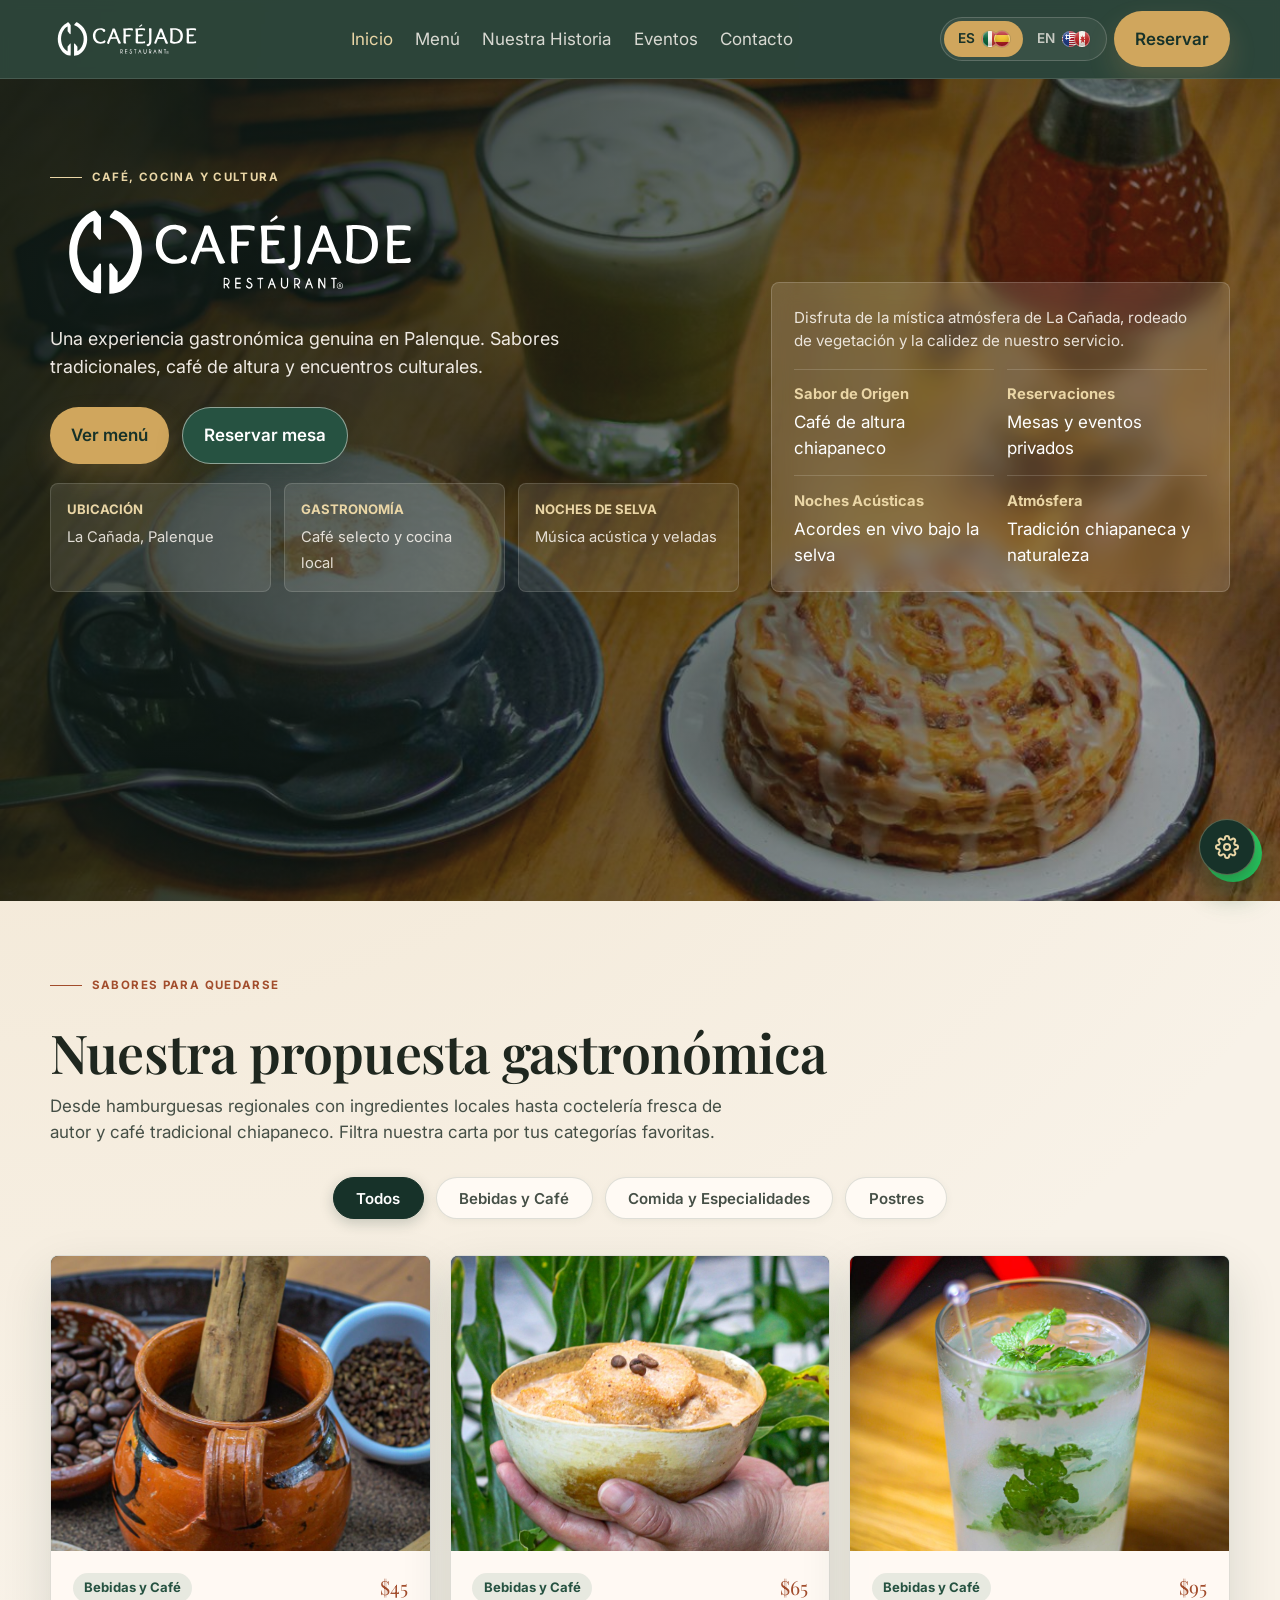
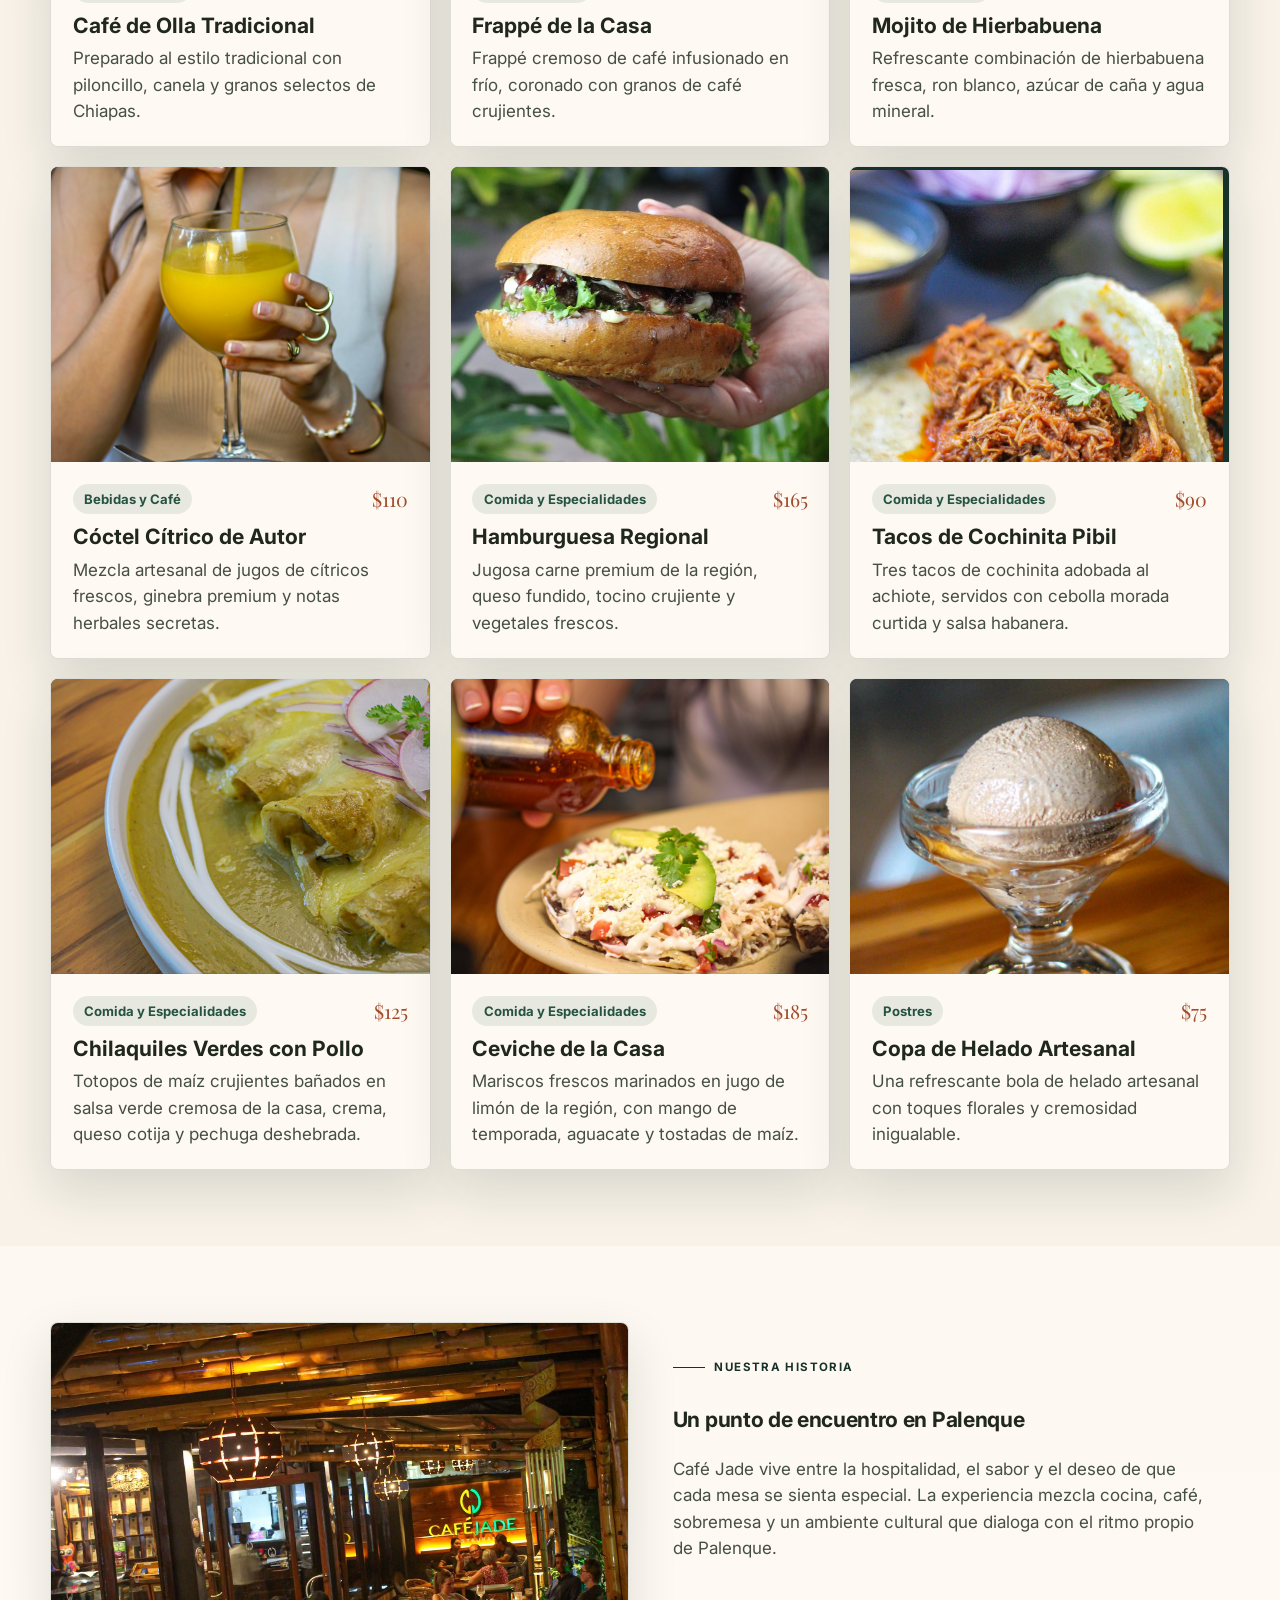
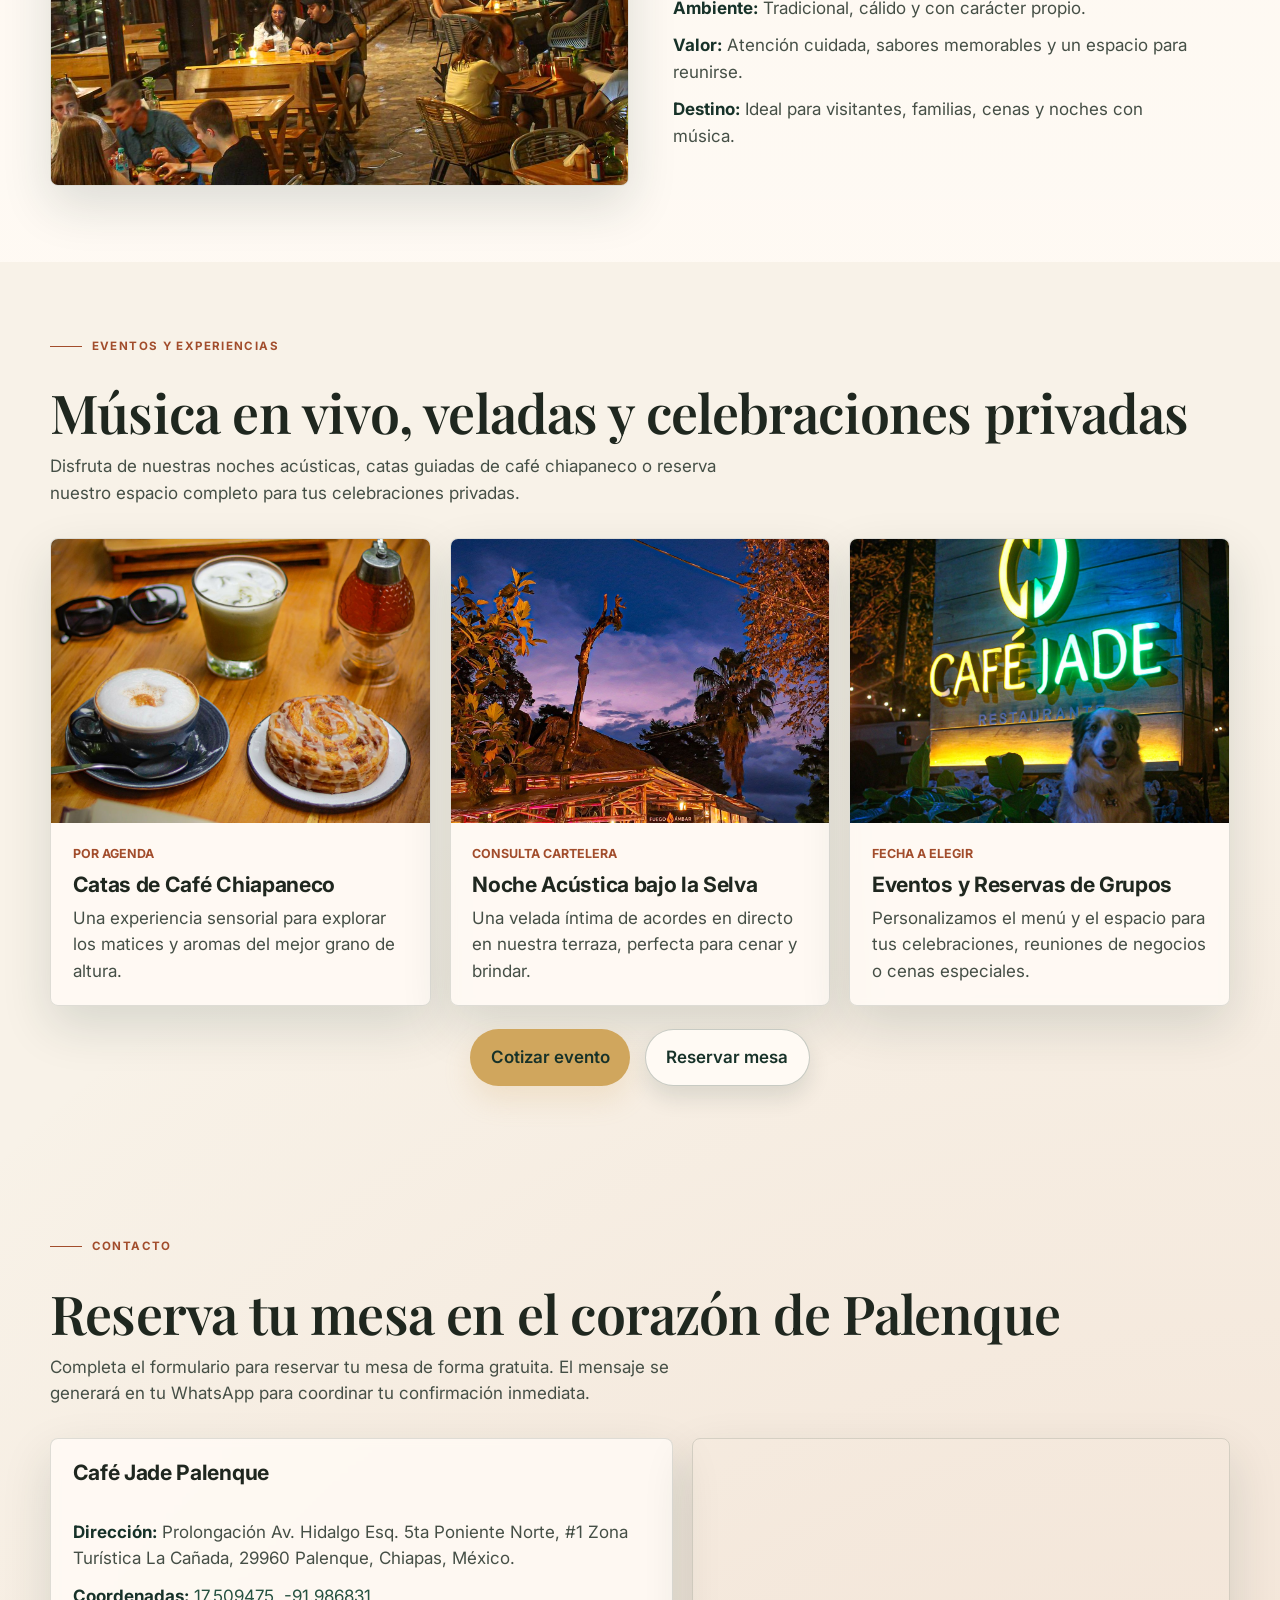
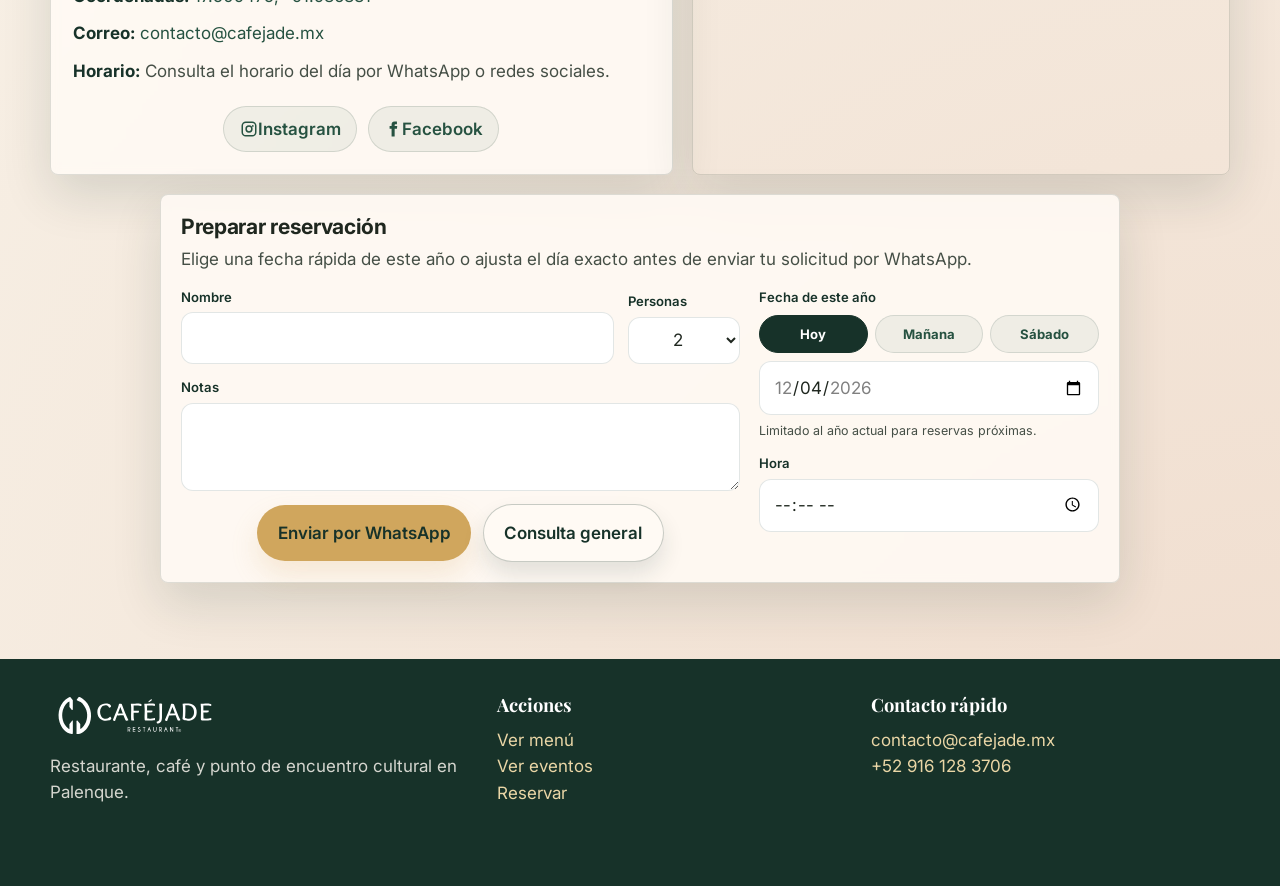
<file: index.html>
<!DOCTYPE html>
<html lang="es">
<head>
  <meta charset="UTF-8">
  <meta name="viewport" content="width=device-width, initial-scale=1.0">
  <title>Café Jade Palenque | Restaurante, café y eventos</title>
  <meta
    name="description"
    content="Café Jade Palenque: restaurante, café y espacio cultural con menú, eventos, reservaciones y contacto directo por WhatsApp."
  >
  <meta name="robots" content="index, follow, max-image-preview:large">
  <meta name="keywords" content="Café Jade Palenque, Cafe Jade Palenque, restaurante en Palenque, café en Palenque, eventos en Palenque, música en vivo Palenque, La Cañada Palenque, Chiapas">
  <meta name="geo.region" content="MX-CHP">
  <meta name="geo.placename" content="Palenque, Chiapas">
  <meta name="geo.position" content="17.509475;-91.986831">
  <meta name="ICBM" content="17.509475, -91.986831">
  <link rel="canonical" href="https://cafejade.mx/">
  <meta name="theme-color" content="#173229">
  <meta property="og:title" content="Café Jade Palenque">
  <meta
    property="og:description"
    content="Restaurante, café y espacio cultural con menú, eventos, reservaciones y contacto directo por WhatsApp."
  >
  <meta property="og:type" content="website">
  <meta property="og:url" content="https://cafejade.mx/">
  <meta property="og:locale" content="es_MX">
  <meta property="og:site_name" content="Café Jade Palenque">
  <script type="application/ld+json">
    {
      "@context": "https://schema.org",
      "@type": "Restaurant",
      "name": "Café Jade Palenque",
      "description": "Restaurante, café y espacio cultural con cocina regional, café chiapaneco, música en vivo, reservaciones y eventos privados en Palenque, Chiapas.",
      "servesCuisine": ["Mexicana", "Chiapaneca", "Café", "Postres"],
      "priceRange": "$$",
      "email": "contacto@cafejade.mx",
      "url": "https://cafejade.mx/",
      "address": {
        "@type": "PostalAddress",
        "streetAddress": "Prolongacion Av. Hidalgo Esq. 5ta Poniente Norte, #1 Zona Turistica La Canada",
        "addressLocality": "Palenque",
        "addressRegion": "Chiapas",
        "postalCode": "29960",
        "addressCountry": "MX"
      },
      "geo": {
        "@type": "GeoCoordinates",
        "latitude": 17.509475,
        "longitude": -91.986831
      },
      "sameAs": [
        "https://www.instagram.com/cafejadechiapas/",
        "https://www.facebook.com/cafejadechiapas/"
      ],
      "potentialAction": {
        "@type": "ReserveAction",
        "target": "https://wa.me/529161283706"
      }
    }
  </script>
  <link rel="icon" type="image/svg+xml" href="favicon.svg">
  <link rel="preconnect" href="https://fonts.googleapis.com">
  <link rel="preconnect" href="https://fonts.gstatic.com" crossorigin>
  <link
    href="https://fonts.googleapis.com/css2?family=Inter:wght@400;500;600;700&family=Playfair+Display:wght@500;600;700&display=swap"
    rel="stylesheet"
  >
  <style>
    :root {
      --jade-900: #173229;
      --jade-700: #265241;
      --jade-500: #3f735d;
      --terracotta-700: #a24d2c;
      --terracotta-500: #c56c43;
      --gold-500: #d0a65d;
      --gold-300: #ead6a6;
      --cream: #f8f2e8;
      --paper: #fffaf4;
      --ink: #1f271f;
      --muted: #454f46;
      --line: rgba(23, 50, 41, 0.14);
      --shadow: 0 20px 50px rgba(23, 50, 41, 0.14);
      --radius: 8px;
      --radius-sm: 8px;
      --container: 1180px;
      --font-body: "Inter", sans-serif;
      --font-display: "Playfair Display", Georgia, serif;

      /* Editor adjustable variables */
      --hero-bg-pos-x: 52%;
      --hero-bg-pos-y: 50%;
      --story-bg-pos-x: 50%;
      --story-bg-pos-y: 50%;
      --font-letter-spacing-display: -0.015em;
      --font-letter-spacing-eyebrow: 0.12em;
      --glass-bg-opacity: 0.9;
      --glass-blur: 5px;
      --card-padding: 1.35rem;
      --section-padding: 3.5rem;
      --hero-bg-image: url("assets/images/all_optimized/_mg_9539.jpg");
      --story-bg-image: url("assets/images/all_optimized/img_9616.jpg");

      /* Editable Image Transforms */
      --img-story-transform: translate(0px, -8px) scale(1.150) rotate(-1.5deg) scale(1, 1);
      --img-menu-0-transform: translate(-39px, -22px) scale(1.400) rotate(0deg) scale(-1, 1);
      --img-menu-1-transform: translate(15px, -14px) scale(1.150) rotate(0deg) scale(1, 1);
      --img-menu-2-transform: translate(-1px, -1px) scale(1.050) rotate(0deg) scale(1, 1);
      --img-menu-3-transform: translate(6px, -61px) scale(1.500) rotate(0deg) scale(1, 1);
      --img-menu-4-transform: translate(0px, 0px) scale(1.400) rotate(90deg) scale(1, 1);
      --img-menu-5-transform: translate(-6px, 3px) scale(1.000) rotate(0deg) scale(1, 1);
      --img-menu-6-transform: translate(0px, 0px) scale(1.000) rotate(0deg) scale(1, 1);
      --img-menu-7-transform: translate(0px, 0px) scale(1.000) rotate(0deg) scale(1, 1);
      --img-menu-8-transform: translate(-21px, -12px) scale(1.300) rotate(0deg) scale(1, 1);
      --img-event-0-transform: translate(0px, 0px) scale(1.000) rotate(0deg) scale(1, 1);
      --img-event-1-transform: translate(0px, 0px) scale(1.000) rotate(0deg) scale(1, 1);
      --img-event-2-transform: translate(0px, 0px) scale(1.000) rotate(0deg) scale(1, 1);
    }

    * {
      box-sizing: border-box;
      margin: 0;
      padding: 0;
    }

    html {
      scroll-behavior: smooth;
    }

    body {
      background:
        radial-gradient(circle at top left, rgba(208, 166, 93, 0.22), transparent 28%),
        radial-gradient(circle at bottom right, rgba(197, 108, 67, 0.16), transparent 32%),
        var(--cream);
      color: var(--ink);
      font-family: var(--font-body);
      font-size: 17px;
      line-height: 1.55;
      text-rendering: optimizeLegibility;
      -webkit-font-smoothing: antialiased;
      -moz-osx-font-smoothing: grayscale;
      overflow-x: hidden;
    }

    img {
      display: block;
      width: 100%;
    }

    a,
    button,
    input,
    select,
    textarea {
      color: inherit;
      font: inherit;
    }

    button {
      border: 0;
      background: none;
      cursor: pointer;
    }

    *:focus-visible {
      outline: 2px solid var(--terracotta-500);
      outline-offset: 4px;
    }

    .container {
      width: min(100% - 1.25rem, var(--container));
      margin: 0 auto;
    }

    .site-header {
      position: sticky;
      top: 0;
      z-index: 100;
      backdrop-filter: blur(var(--glass-blur));
      background: rgba(23, 50, 41, var(--glass-bg-opacity));
      border-bottom: 1px solid rgba(255, 250, 244, 0.12);
      color: #fff;
    }

    .header-inner {
      display: flex;
      align-items: center;
      justify-content: space-between;
      min-height: 68px;
      gap: 0.55rem;
    }

    .brand {
      display: inline-flex;
      align-items: center;
      gap: 0.65rem;
      text-decoration: none;
      color: #fff;
      min-width: 0;
    }

    .visually-hidden {
      position: absolute;
      width: 1px;
      height: 1px;
      padding: 0;
      margin: -1px;
      overflow: hidden;
      clip: rect(0 0 0 0);
      white-space: nowrap;
      border: 0;
    }

    .hero-copy h1,
    .section-heading h2,
    .story-copy h3,
    .event-copy h3,
    .contact-card h3,
    .booking-panel h3 {
      font-family: var(--font-display);
      font-weight: 600;
      letter-spacing: var(--font-letter-spacing-display);
    }

    .brand-logo-nav {
      width: clamp(132px, 15vw, 182px);
      height: auto;
      flex: 0 0 auto;
    }

    .hero-brand-logo {
      width: min(84vw, 380px);
      height: auto;
      margin: -0.35rem 0 1.15rem;
    }

    .footer-brand-logo {
      width: min(100%, 170px);
      height: auto;
      margin-bottom: 0.8rem;
    }

    .desktop-nav {
      display: none;
      align-items: center;
      gap: 1.4rem;
    }

    .desktop-nav a,
    .mobile-menu a {
      text-decoration: none;
      color: rgba(255, 250, 244, 0.82);
      transition: color 0.2s ease;
    }

    .desktop-nav a:hover,
    .mobile-menu a:hover,
    .desktop-nav a.active,
    .mobile-menu a.active {
      color: var(--gold-300);
    }

    .header-actions {
      display: flex;
      align-items: center;
      gap: 0.45rem;
      flex-shrink: 0;
    }

    .lang-switch {
      display: inline-flex;
      align-items: center;
      border: 1px solid rgba(255, 250, 244, 0.18);
      border-radius: 999px;
      padding: 0.18rem;
      background: rgba(255, 250, 244, 0.06);
    }

    .lang-switch button {
      display: inline-flex;
      align-items: center;
      gap: 0.35rem;
      min-height: 36px;
      padding: 0.35rem 0.52rem;
      border-radius: 999px;
      color: rgba(255, 250, 244, 0.72);
      font-size: 0.74rem;
      font-weight: 600;
    }

    .lang-switch button.is-active {
      background: var(--gold-500);
      color: var(--jade-900);
    }

    .lang-cluster {
      display: inline-flex;
      align-items: center;
      gap: 0.25rem;
    }

    .lang-code {
      letter-spacing: 0;
    }

    .flag-pair {
      display: inline-flex;
      align-items: center;
      margin-left: 0.05rem;
    }

    .flag {
      position: relative;
      width: 14px;
      height: 14px;
      border-radius: 50%;
      overflow: hidden;
      border: 1px solid rgba(255, 255, 255, 0.34);
      box-shadow:
        0 0 0 1px rgba(23, 50, 41, 0.12),
        inset 0 -2px 4px rgba(0, 0, 0, 0.18);
    }

    .flag + .flag {
      margin-left: -4px;
    }

    .flag::after {
      content: "";
      position: absolute;
      inset: 0;
      background: linear-gradient(180deg, rgba(255, 255, 255, 0.28), transparent 45%, rgba(0, 0, 0, 0.12));
      pointer-events: none;
    }

    .flag-mx {
      background: linear-gradient(90deg, #0f6b41 0 33.33%, #f7f2ea 33.33% 66.66%, #c73b33 66.66% 100%);
    }

    .flag-es {
      background: linear-gradient(180deg, #b51e26 0 25%, #f2c432 25% 75%, #b51e26 75% 100%);
    }

    .flag-us {
      background:
        linear-gradient(90deg, #22408c 0 46%, transparent 46%),
        repeating-linear-gradient(180deg, #b22234 0 7.69%, #f7f2ea 7.69% 15.38%);
    }

    .flag-us::before {
      content: "";
      position: absolute;
      top: 2px;
      left: 2px;
      width: 6px;
      height: 6px;
      border-radius: 50%;
      background:
        radial-gradient(circle, rgba(255,255,255,0.95) 0 1px, transparent 1.2px);
      background-size: 3px 3px;
      background-position: 0 0;
    }

    .flag-ca {
      background: linear-gradient(90deg, #c52f2f 0 27%, #f7f2ea 27% 73%, #c52f2f 73% 100%);
    }

    .flag-ca::before {
      content: "";
      position: absolute;
      top: 3px;
      left: 5px;
      width: 6px;
      height: 9px;
      background: #c52f2f;
      clip-path: polygon(50% 0, 60% 24%, 88% 14%, 72% 42%, 100% 50%, 70% 58%, 78% 92%, 50% 72%, 22% 92%, 30% 58%, 0 50%, 28% 42%, 12% 14%, 40% 24%);
    }

    .header-cta,
    .button,
    .button-secondary {
      display: inline-flex;
      align-items: center;
      justify-content: center;
      gap: 0.55rem;
      min-height: 48px;
      padding: 0.9rem 1.3rem;
      border-radius: 999px;
      text-decoration: none;
      font-weight: 600;
      transition: transform 0.2s ease, box-shadow 0.2s ease, background 0.2s ease;
    }

    .header-cta {
      display: none;
    }

    .header-cta,
    .button {
      background: var(--gold-500);
      color: var(--jade-900);
      box-shadow: 0 14px 28px rgba(208, 166, 93, 0.2);
    }

    .button-secondary {
      background: var(--jade-700);
      color: #fff;
      border: 1px solid rgba(255, 250, 244, 0.48);
      box-shadow: 0 14px 28px rgba(23, 50, 41, 0.24);
    }

    .button-outline {
      background: var(--paper);
      color: var(--jade-900);
      border: 1px solid rgba(23, 50, 41, 0.24);
      box-shadow: 0 12px 22px rgba(23, 50, 41, 0.12);
    }

    .button:hover,
    .button-secondary:hover,
    .button-outline:hover,
    .header-cta:hover {
      transform: translateY(-2px);
    }

    .mobile-toggle {
      display: inline-flex;
      flex-direction: column;
      gap: 5px;
      width: 44px;
      height: 44px;
      align-items: center;
      justify-content: center;
      border-radius: 50%;
      border: 1px solid rgba(255, 250, 244, 0.42);
      background: var(--jade-700);
      box-shadow: 0 12px 22px rgba(23, 50, 41, 0.22);
    }

    .mobile-toggle span {
      width: 20px;
      height: 2px;
      background: #fff;
      transition: transform 0.2s ease, opacity 0.2s ease;
    }

    .mobile-toggle.is-open span:nth-child(1) {
      transform: translateY(7px) rotate(45deg);
    }

    .mobile-toggle.is-open span:nth-child(2) {
      opacity: 0;
    }

    .mobile-toggle.is-open span:nth-child(3) {
      transform: translateY(-7px) rotate(-45deg);
    }

    .mobile-panel {
      display: none;
      padding-bottom: 1rem;
    }

    .mobile-panel.is-open {
      display: block;
    }

    .mobile-menu {
      display: grid;
      gap: 0.8rem;
      padding: 1rem;
      border: 1px solid rgba(255, 250, 244, 0.12);
      border-radius: var(--radius);
      background: rgba(255, 250, 244, 0.06);
    }

    .hero {
      position: relative;
      min-height: calc(100svh - 68px);
      padding: 3.2rem 0 2.8rem;
      color: #fff;
      background:
        linear-gradient(115deg, rgba(15, 27, 23, 0.88) 10%, rgba(15, 27, 23, 0.56) 58%, rgba(15, 27, 23, 0.26) 100%),
        var(--hero-bg-image) var(--hero-bg-pos-x) var(--hero-bg-pos-y)/cover;
    }

    .hero-grid {
      display: grid;
      gap: 1.25rem;
      align-items: end;
    }

    .hero-content {
      display: grid;
      gap: 1.2rem;
    }

    .eyebrow {
      display: inline-flex;
      align-items: center;
      gap: 0.6rem;
      margin-bottom: 1rem;
      color: var(--terracotta-700);
      text-transform: uppercase;
      letter-spacing: var(--font-letter-spacing-eyebrow);
      font-size: 0.72rem;
      font-weight: 700;
    }

    .hero .eyebrow {
      color: var(--gold-300);
    }

    .section-alt .eyebrow {
      color: var(--jade-900);
    }

    .eyebrow::before {
      content: "";
      width: 32px;
      height: 1px;
      background: currentColor;
    }

    .hero-copy h1 {
      max-width: 11ch;
      font-size: 3.05rem;
      line-height: 1.02;
      margin-bottom: 1rem;
    }

    .hero-copy p {
      max-width: 36rem;
      font-size: 1.03rem;
      color: rgba(255, 250, 244, 0.92);
    }

    .hero-actions {
      display: flex;
      flex-wrap: wrap;
      gap: 0.85rem;
      margin-top: 1.6rem;
    }

    .hero-actions .button,
    .hero-actions .button-secondary {
      flex: 1 1 100%;
    }

    .hero-card {
      background: rgba(255, 250, 244, 0.12);
      border: 1px solid rgba(255, 250, 244, 0.18);
      border-radius: var(--radius);
      padding: 1rem;
      backdrop-filter: blur(10px);
      box-shadow: var(--shadow);
    }

    .hero-card p {
      color: rgba(255, 250, 244, 0.86);
      font-size: 0.95rem;
    }

    .hero-meta {
      display: grid;
      grid-template-columns: 1fr;
      gap: 0.85rem;
      margin-top: 1rem;
    }

    .hero-meta article {
      padding-top: 0.85rem;
      border-top: 1px solid rgba(255, 250, 244, 0.16);
    }

    .hero-meta strong {
      display: block;
      color: var(--gold-300);
      font-size: 0.92rem;
      margin-bottom: 0.18rem;
    }

    .hero-highlights {
      display: grid;
      grid-template-columns: 1fr;
      gap: 0.85rem;
    }

    .hero-highlights article {
      padding: 0.95rem 1rem;
      border-radius: var(--radius-sm);
      background: rgba(255, 250, 244, 0.1);
      border: 1px solid rgba(255, 250, 244, 0.14);
    }

    .hero-highlights strong {
      display: block;
      margin-bottom: 0.22rem;
      color: var(--gold-300);
      font-size: 0.82rem;
      text-transform: uppercase;
      letter-spacing: 0;
    }

    .hero-highlights span {
      color: rgba(255, 250, 244, 0.84);
      font-size: 0.92rem;
    }

    .section {
      padding: var(--section-padding) 0;
    }

    .section-alt {
      background:
        linear-gradient(180deg, rgba(255, 250, 244, 0.75), rgba(255, 250, 244, 0.95)),
        var(--story-bg-image) var(--story-bg-pos-x) var(--story-bg-pos-y)/cover fixed;
    }

    .section-heading {
      display: grid;
      gap: 0.75rem;
      margin-bottom: 2rem;
    }

    .section-heading h2 {
      font-size: 2.05rem;
      line-height: 1.08;
    }

    .section-heading p {
      max-width: 42rem;
      color: var(--muted);
    }

    .menu-grid,
    .event-grid,
    .contact-grid {
      display: grid;
      gap: 1.2rem;
    }

    .menu-grid {
      grid-template-columns: 1fr;
    }

    .menu-card,
    .event-card,
    .contact-card,
    .story-card,
    .booking-panel {
      background: rgba(255, 250, 244, var(--glass-bg-opacity));
      backdrop-filter: blur(var(--glass-blur));
      border: 1px solid var(--line);
      border-radius: var(--radius);
      box-shadow: var(--shadow);
    }

    .menu-card {
      overflow: hidden;
      transition: transform 0.3s cubic-bezier(0.4, 0, 0.2, 1), border-color 0.3s ease, box-shadow 0.3s ease;
    }

    .menu-card:hover {
      transform: translateY(-5px);
      border-color: var(--jade-500);
      box-shadow: 0 24px 48px rgba(23, 50, 41, 0.12);
    }

    .menu-card.is-hidden {
      display: none;
    }

    .brand-logo {
      width: 38px;
      height: 38px;
      object-fit: contain;
    }

    .menu-card figure {
      aspect-ratio: 1 / 0.78;
      overflow: hidden;
    }

    .menu-media {
      position: relative;
      background: var(--jade-900);
    }

    .menu-track {
      display: flex;
      height: 100%;
      transition: transform 0.36s ease;
      will-change: transform;
    }

    .menu-slide {
      display: block;
      flex: 0 0 100%;
      width: 100%;
      height: 100%;
    }

    .menu-slide.is-active {
      display: block;
    }

    .menu-carousel-btn {
      position: absolute;
      top: 50%;
      z-index: 2;
      width: 38px;
      height: 38px;
      border-radius: 50%;
      border: 1px solid rgba(255, 250, 244, 0.46);
      background: rgba(23, 50, 41, 0.86);
      color: #fff;
      font-size: 1.28rem;
      line-height: 1;
      box-shadow: 0 10px 18px rgba(0, 0, 0, 0.22);
      transform: translateY(-50%);
      transition: background 0.2s ease, transform 0.2s ease;
    }

    .menu-carousel-btn:hover {
      background: var(--jade-700);
      transform: translateY(-50%) scale(1.04);
    }

    .menu-carousel-btn[data-direction="prev"] {
      left: 0.72rem;
    }

    .menu-carousel-btn[data-direction="next"] {
      right: 0.72rem;
    }

    .menu-carousel-dots {
      position: absolute;
      left: 50%;
      bottom: 0.72rem;
      z-index: 2;
      display: inline-flex;
      gap: 0.32rem;
      padding: 0.28rem 0.38rem;
      border-radius: 999px;
      background: rgba(23, 50, 41, 0.62);
      transform: translateX(-50%);
    }

    .menu-carousel-dot {
      width: 7px;
      height: 7px;
      min-height: 7px;
      padding: 0;
      border: 0;
      border-radius: 50%;
      background: rgba(255, 250, 244, 0.52);
    }

    .menu-carousel-dot.is-active {
      background: var(--gold-500);
    }

    .menu-card img,
    .menu-card video,
    .story-card img,
    .event-card img {
      height: 100%;
      object-fit: cover;
    }

    .menu-body,
    .event-copy,
    .contact-card,
    .story-copy,
    .booking-panel {
      padding: var(--card-padding);
    }

    .menu-meta {
      display: flex;
      align-items: center;
      justify-content: space-between;
      gap: 1rem;
      margin-bottom: 0.7rem;
    }

    .tag {
      display: inline-flex;
      align-items: center;
      min-height: 30px;
      padding: 0.15rem 0.7rem;
      border-radius: 999px;
      background: rgba(63, 115, 93, 0.12);
      color: var(--jade-700);
      font-size: 0.82rem;
      font-weight: 700;
    }

    .price {
      color: var(--terracotta-700);
      font-family: var(--font-display);
      font-size: 1.22rem;
    }

    .menu-card h3,
    .story-copy h3,
    .event-copy h3,
    .contact-card h3,
    .booking-panel h3 {
      font-family: var(--font-body);
      font-weight: 700;
      font-size: 1.32rem;
      margin-bottom: 0.45rem;
      line-height: 1.15;
    }

    .menu-card p,
    .story-copy p,
    .event-copy p,
    .contact-card p,
    .booking-panel p,
    .detail-list li,
    .contact-list li {
      color: var(--muted);
    }

    .menu-filters {
      display: flex;
      flex-wrap: wrap;
      justify-content: center;
      gap: 0.75rem;
      margin-bottom: 2.2rem;
    }

    .filter-btn {
      display: inline-flex;
      align-items: center;
      justify-content: center;
      min-height: 42px;
      padding: 0.4rem 1.4rem;
      border-radius: 999px;
      border: 1px solid var(--line);
      background: var(--paper);
      color: var(--muted);
      font-size: 0.94rem;
      font-weight: 600;
      transition: all 0.25s cubic-bezier(0.4, 0, 0.2, 1);
      box-shadow: 0 2px 8px rgba(23, 50, 41, 0.05);
    }

    .filter-btn:hover {
      border-color: var(--jade-500);
      color: var(--jade-900);
      transform: translateY(-1px);
    }

    .filter-btn.is-active {
      background: var(--jade-900);
      border-color: var(--jade-900);
      color: #fff;
      box-shadow: 0 4px 14px rgba(23, 50, 41, 0.22);
    }

    .story-layout {
      display: grid;
      gap: 1.4rem;
    }

    .story-card {
      overflow: hidden;
    }

    .story-card figure {
      aspect-ratio: 5 / 4;
    }

    .story-copy {
      display: grid;
      align-content: center;
      gap: 1rem;
    }

    .detail-list,
    .contact-list {
      list-style: none;
      display: grid;
      gap: 0.7rem;
      margin-top: 1.1rem;
    }

    .detail-list strong,
    .contact-list strong {
      color: var(--jade-900);
      font-weight: 700;
    }

    .event-grid {
      grid-template-columns: 1fr;
      margin-bottom: 1.4rem;
    }

    .event-card {
      overflow: hidden;
      cursor: pointer;
      transition: transform 0.2s ease, border-color 0.2s ease;
    }

    .event-card.reveal {
      opacity: 0;
      transform: translateY(18px);
      transition:
        opacity 0.65s ease,
        transform 0.65s cubic-bezier(0.16, 1, 0.3, 1),
        border-color 0.2s ease,
        box-shadow 0.2s ease;
    }

    .event-card.reveal.is-visible {
      opacity: 1;
      transform: translateY(0);
    }

    .event-card.reveal:nth-child(2) {
      transition-delay: 0.08s;
    }

    .event-card.reveal:nth-child(3) {
      transition-delay: 0.16s;
    }

    .event-card:hover,
    .event-card.is-selected {
      transform: translateY(-4px);
      border-color: rgba(63, 115, 93, 0.32);
    }

    .event-card figure {
      aspect-ratio: 4 / 3;
    }

    .event-date {
      color: var(--terracotta-700);
      text-transform: uppercase;
      letter-spacing: 0;
      font-size: 0.78rem;
      font-weight: 700;
      margin-bottom: 0.6rem;
    }

    .events-actions {
      display: flex;
      flex-wrap: wrap;
      justify-content: center;
      gap: 0.9rem;
    }

    .events-actions .button {
      flex: 1 1 100%;
    }

    .contact-grid {
      grid-template-columns: 1fr;
      align-items: start;
    }

    .contact-card h3 {
      margin-bottom: 1rem;
    }

    .contact-list a {
      color: var(--jade-700);
      text-decoration: none;
    }

    .contact-list a:hover {
      color: var(--terracotta-700);
    }

    .contact-card {
      display: flex;
      flex-direction: column;
    }

    .map-card {
      overflow: hidden;
      aspect-ratio: 4 / 3;
      border-radius: var(--radius);
      border: 1px solid var(--line);
      box-shadow: var(--shadow);
    }

    .map-card iframe {
      width: 100%;
      height: 100%;
      border: 0;
    }

    .booking-panel {
      padding: 1.15rem;
    }

    .contact-booking {
      grid-column: 1 / -1;
      width: min(100%, 960px);
      justify-self: center;
    }

    .social-links {
      display: flex;
      flex-wrap: wrap;
      justify-content: center;
      gap: 0.7rem;
      margin-top: auto;
      padding-top: 1rem;
    }

    .social-link {
      display: inline-flex;
      align-items: center;
      justify-content: center;
      min-height: 40px;
      padding: 0.55rem 0.95rem;
      border-radius: 999px;
      border: 1px solid rgba(23, 50, 41, 0.14);
      background: rgba(63, 115, 93, 0.08);
      color: var(--jade-700);
      text-decoration: none;
      font-weight: 600;
    }

    .social-link svg {
      width: 18px;
      height: 18px;
      flex: 0 0 auto;
      fill: currentColor;
    }

    .social-link:hover {
      color: var(--terracotta-700);
      border-color: rgba(162, 77, 44, 0.24);
    }

    .booking-grid {
      display: grid;
      grid-template-columns: 1fr;
      gap: 0.85rem;
      margin-top: 0.9rem;
    }

    .reservation-main,
    .reservation-side,
    .reservation-inline {
      display: grid;
      gap: 0.85rem;
    }

    .field {
      display: grid;
      gap: 0.32rem;
    }

    .field.span-2 {
      grid-column: auto;
    }

    .field label {
      font-size: 0.82rem;
      color: var(--jade-900);
      font-weight: 600;
    }

    .field input,
    .field select,
    .field textarea {
      width: 100%;
      min-height: 46px;
      padding: 0.72rem 0.85rem;
      border: 1px solid rgba(23, 50, 41, 0.12);
      border-radius: 12px;
      background: #fff;
    }

    .field-guests select {
      text-align: center;
      text-align-last: center;
    }

    .field textarea {
      min-height: 88px;
      resize: vertical;
    }

    .date-field {
      gap: 0.5rem;
    }

    .quick-date-group {
      display: grid;
      grid-template-columns: repeat(3, minmax(0, 1fr));
      gap: 0.45rem;
    }

    .date-chip {
      min-height: 38px;
      padding: 0.45rem 0.5rem;
      border: 1px solid rgba(23, 50, 41, 0.12);
      border-radius: 999px;
      background: rgba(63, 115, 93, 0.08);
      color: var(--jade-700);
      font-size: 0.82rem;
      font-weight: 700;
    }

    .date-chip:hover,
    .date-chip.is-active {
      background: var(--jade-900);
      border-color: var(--jade-900);
      color: #fff;
    }

    .field-hint {
      color: var(--muted);
      font-size: 0.78rem;
      line-height: 1.35;
    }

    .form-actions {
      display: flex;
      flex-wrap: wrap;
      align-items: center;
      justify-content: center;
      gap: 0.7rem;
      margin-top: 1rem;
    }

    .booking-toast {
      display: none;
      align-items: center;
      gap: 0.5rem;
      padding: 0.65rem 1rem;
      margin-top: 0.75rem;
      border-radius: var(--radius);
      background: rgba(63, 115, 93, 0.1);
      color: var(--jade-700);
      font-weight: 600;
      font-size: 0.88rem;
      animation: toast-in 0.3s ease;
    }

    .booking-toast.is-visible {
      display: inline-flex;
    }

    @keyframes toast-in {
      from { opacity: 0; transform: translateY(6px); }
      to   { opacity: 1; transform: translateY(0); }
    }

    .site-footer {
      padding: 2rem 0 5rem;
      background: var(--jade-900);
      color: rgba(255, 250, 244, 0.82);
    }

    .footer-inner {
      display: grid;
      gap: 1rem;
      grid-template-columns: 1fr;
    }

    .site-footer strong {
      display: block;
      margin-bottom: 0.5rem;
      color: #fff;
      font-family: var(--font-display);
      font-size: 1.15rem;
    }

    .site-footer a {
      color: var(--gold-300);
      text-decoration: none;
    }

    .wa-fab {
      position: fixed;
      right: 1.15rem;
      bottom: 1.15rem;
      z-index: 90;
      display: inline-flex;
      align-items: center;
      justify-content: center;
      width: 58px;
      height: 58px;
      border-radius: 50%;
      background: #25d366;
      color: #fff;
      box-shadow: 0 14px 30px rgba(18, 140, 74, 0.24);
    }

    .wa-fab svg {
      width: 30px;
      height: 30px;
      fill: currentColor;
    }

    .reveal {
      opacity: 0;
      transform: translateY(18px);
      transition:
        opacity 0.65s ease,
        transform 0.65s cubic-bezier(0.16, 1, 0.3, 1);
    }

    .reveal.is-visible {
      opacity: 1;
      transform: translateY(0);
    }

    @media (prefers-reduced-motion: reduce) {
      *,
      *::before,
      *::after {
        animation-duration: 0.01ms !important;
        animation-iteration-count: 1 !important;
        transition-duration: 0.01ms !important;
        scroll-behavior: auto !important;
      }

      .reveal,
      .reveal.is-visible,
      .event-card.reveal,
      .event-card.reveal.is-visible {
        opacity: 1 !important;
        transform: none !important;
      }
    }

    @media (min-width: 480px) {
      .container {
        width: min(100% - 2rem, var(--container));
      }

      .hero-actions .button,
      .hero-actions .button-secondary,
      .events-actions .button {
        flex: 0 1 auto;
      }

      .hero-meta,
      .hero-highlights {
        grid-template-columns: repeat(2, minmax(0, 1fr));
      }
    }

    @media (min-width: 640px) {
      .menu-grid {
        grid-template-columns: repeat(2, minmax(0, 1fr));
      }

      .booking-grid {
        grid-template-columns: repeat(2, minmax(0, 1fr));
      }

      .contact-booking .booking-grid {
        grid-template-columns: 1fr;
      }

      .reservation-inline {
        grid-template-columns: minmax(0, 1fr) 112px;
        align-items: end;
      }

      .field.span-2 {
        grid-column: span 2;
      }

      .hero-highlights {
        grid-template-columns: repeat(3, minmax(0, 1fr));
      }
    }

    @media (min-width: 860px) {
      .header-inner {
        min-height: 78px;
        gap: 1rem;
      }

      .brand {
        gap: 0.9rem;
      }

      .brand-logo-nav {
        width: clamp(136px, 12vw, 170px);
      }

      .desktop-nav {
        display: flex;
      }

      .header-cta {
        display: inline-flex;
      }

      .lang-switch button {
        gap: 0.55rem;
        padding: 0.45rem 0.85rem;
        font-size: 0.85rem;
      }

      .lang-cluster {
        gap: 0.38rem;
      }

      .flag {
        width: 16px;
        height: 16px;
      }

      .mobile-toggle,
      .mobile-panel {
        display: none !important;
      }

      .hero {
        min-height: calc(100svh - 78px);
        padding: 5rem 0 4rem;
      }

      .hero-grid {
        grid-template-columns: 1.2fr 0.8fr;
        gap: 2rem;
      }

      .hero-copy h1 {
        max-width: 9ch;
        font-size: 5.2rem;
        line-height: 0.98;
      }

      .hero-copy p {
        font-size: 1.12rem;
      }

      .hero-card {
        padding: 1.4rem;
      }

      .hero-meta {
        grid-template-columns: repeat(2, minmax(0, 1fr));
      }

      .section {
        padding: 4.75rem 0;
      }

      .section-heading h2 {
        font-size: 3.35rem;
      }

      .menu-grid {
        grid-template-columns: repeat(3, minmax(0, 1fr));
      }

      .event-grid {
        grid-template-columns: repeat(3, minmax(0, 1fr));
      }

      .contact-grid {
        grid-template-columns: 1.1fr 0.95fr;
        align-items: stretch;
      }

      .contact-booking {
        padding: 1.25rem;
      }

      .contact-card,
      .map-card {
        min-height: 292px;
      }

      .map-card {
        aspect-ratio: auto;
      }

      .contact-booking .booking-grid {
        grid-template-columns: minmax(0, 1fr) minmax(300px, 340px);
        grid-template-areas:
          "main side"
          "actions side";
        align-items: start;
        column-gap: 1.2rem;
        row-gap: 0.85rem;
      }

      .reservation-main {
        grid-area: main;
      }

      .reservation-inline {
        grid-template-columns: minmax(0, 1fr) 112px;
        align-items: end;
      }

      .contact-booking .form-actions {
        grid-area: actions;
        width: 100%;
        justify-content: center;
        margin-top: 0;
      }

      .reservation-side {
        grid-area: side;
      }

      .map-card {
        aspect-ratio: 16 / 10;
      }

      .footer-inner {
        grid-template-columns: 1.2fr 1fr 1fr;
      }

      .story-layout {
        grid-template-columns: 1fr 1fr;
      }
    }

    @media (min-width: 1180px) {
      .hero-copy h1 {
        font-size: 5.9rem;
      }
    }

    /* Editable Image CSS Transforms */
    #img-story { transform: var(--img-story-transform); transform-origin: center center; }
    #img-menu-0 { transform: var(--img-menu-0-transform); transform-origin: center center; }
    #img-menu-1 { transform: var(--img-menu-1-transform); transform-origin: center center; }
    #img-menu-2 { transform: var(--img-menu-2-transform); transform-origin: center center; }
    #img-menu-3 { transform: var(--img-menu-3-transform); transform-origin: center center; }
    #img-menu-4 { transform: var(--img-menu-4-transform); transform-origin: center center; }
    #img-menu-5 { transform: var(--img-menu-5-transform); transform-origin: center center; }
    #img-menu-6 { transform: var(--img-menu-6-transform); transform-origin: center center; }
    #img-menu-7 { transform: var(--img-menu-7-transform); transform-origin: center center; }
    #img-menu-8 { transform: var(--img-menu-8-transform); transform-origin: center center; }
    #img-event-0 { transform: var(--img-event-0-transform); transform-origin: center center; }
    #img-event-1 { transform: var(--img-event-1-transform); transform-origin: center center; }
    #img-event-2 { transform: var(--img-event-2-transform); transform-origin: center center; }

    /* Interactive dragging / reframe visual styles */
    body.cjed-edit-mode .menu-card figure,
    body.cjed-edit-mode .story-card figure,
    body.cjed-edit-mode .event-card figure {
      border: 2px dashed var(--gold-500);
      position: relative;
      cursor: grab;
      user-select: none;
      overflow: hidden; /* Ensure zoom clips properly */
    }
    body.cjed-edit-mode .menu-card figure::after,
    body.cjed-edit-mode .story-card figure::after,
    body.cjed-edit-mode .event-card figure::after {
      content: 'Ajustar imagen (Arrastrar + Rueda)';
      position: absolute;
      bottom: 8px;
      left: 50%;
      transform: translateX(-50%);
      background: rgba(23, 50, 41, 0.85);
      border: 1px solid var(--gold-300);
      color: var(--cream);
      padding: 4px 10px;
      border-radius: 4px;
      font-size: 11px;
      font-weight: 500;
      pointer-events: none;
      z-index: 10;
      white-space: nowrap;
      box-shadow: 0 4px 10px rgba(0,0,0,0.3);
    }
    body.cjed-edit-mode .menu-card figure:active,
    body.cjed-edit-mode .story-card figure:active,
    body.cjed-edit-mode .event-card figure:active {
      cursor: grabbing;
    }
    body.cjed-edit-mode .menu-card figure img,
    body.cjed-edit-mode .story-card figure img,
    body.cjed-edit-mode .event-card figure img {
      pointer-events: none; /* Let drag events hit the figure parent container */
    }

    /* Background image dragging visual styles */
    body.cjed-edit-mode .hero,
    body.cjed-edit-mode .section-alt {
      cursor: move;
      position: relative;
    }
    body.cjed-edit-mode .hero::before,
    body.cjed-edit-mode .section-alt::before {
      content: 'Alinear fondo (Arrastrar)';
      position: absolute;
      top: 100px;
      right: 20px;
      background: rgba(23, 50, 41, 0.85);
      border: 1px solid var(--gold-300);
      color: var(--cream);
      padding: 6px 12px;
      border-radius: 4px;
      font-size: 12px;
      font-weight: 500;
      pointer-events: none;
      z-index: 10;
      box-shadow: 0 4px 15px rgba(0,0,0,0.3);
    }

    body.cjed-edit-mode a,
    body.cjed-edit-mode button:not(.cjed-tab-btn):not(#cjed-toggle):not(#cjed-close-btn):not(#cjed-save-btn):not(#cjed-edit-mode-btn) {
      pointer-events: none; /* Prevent accidental navigation/clicks during editing */
    }

    .cjed-action-btn {
      width: 100%;
      background: rgba(208, 166, 93, 0.1);
      color: #d0a65d;
      border: 1px solid #d0a65d;
      padding: 10px;
      border-radius: 6px;
      font-weight: 500;
      cursor: pointer;
      transition: all 0.2s;
      display: flex;
      align-items: center;
      justify-content: center;
      gap: 8px;
      margin-bottom: 15px;
    }
    .cjed-action-btn:hover {
      background: #d0a65d;
      color: #173229;
    }
    .cjed-action-btn.active {
      background: #a24d2c;
      color: #f8f2e8;
      border-color: #a24d2c;
    }

    /* Overlay controls inside figures in edit mode */
    .cjed-overlay-controls {
      position: absolute;
      top: 8px;
      right: 8px;
      display: none; /* Hidden by default */
      gap: 6px;
      z-index: 20;
      pointer-events: auto !important; /* Allow clicking! */
    }
    body.cjed-edit-mode .menu-card figure:hover .cjed-overlay-controls,
    body.cjed-edit-mode .story-card figure:hover .cjed-overlay-controls,
    body.cjed-edit-mode .event-card figure:hover .cjed-overlay-controls {
      display: flex; /* Show on hover in edit mode */
    }
    .cjed-control-btn {
      width: 28px;
      height: 28px;
      background: rgba(23, 50, 41, 0.9);
      border: 1px solid var(--gold-300);
      color: var(--cream);
      border-radius: 4px;
      font-size: 13px;
      display: flex;
      align-items: center;
      justify-content: center;
      cursor: pointer;
      transition: all 0.2s;
      box-shadow: 0 4px 10px rgba(0,0,0,0.3);
      padding: 0;
      margin: 0;
      line-height: 1;
      pointer-events: auto !important;
    }
    .cjed-control-btn:hover {
      background: var(--gold-500);
      color: var(--jade-900);
      border-color: var(--gold-500);
      transform: scale(1.1);
    }

    /* Visual Editor Panel CSS (Dev Environment only) */
    #cjed-panel {
      position: fixed;
      top: 80px;
      right: 20px;
      width: 400px;
      max-height: calc(100vh - 120px);
      background: rgba(11, 19, 16, 0.96);
      backdrop-filter: blur(25px);
      -webkit-backdrop-filter: blur(25px);
      border: 1px solid rgba(234, 214, 166, 0.15);
      border-radius: 12px;
      box-shadow: 0 30px 60px rgba(0, 0, 0, 0.6), 0 0 80px rgba(63, 115, 93, 0.2);
      color: #f8f2e8;
      font-family: 'Inter', sans-serif;
      font-size: 14px;
      z-index: 99999;
      display: flex;
      flex-direction: column;
      overflow: hidden;
      transition: transform 0.4s cubic-bezier(0.16, 1, 0.3, 1), opacity 0.4s ease;
      transform: translateX(450px);
      opacity: 0;
    }
    #cjed-panel.is-open {
      transform: translateX(0);
      opacity: 1;
    }
    .cjed-header {
      padding: 16px 20px;
      border-bottom: 1px solid rgba(234, 214, 166, 0.1);
      display: flex;
      justify-content: space-between;
      align-items: center;
      background: rgba(23, 50, 41, 0.3);
    }
    .cjed-header h3 {
      font-family: 'Playfair Display', Georgia, serif;
      font-size: 18px;
      color: #ead6a6;
      margin: 0;
      letter-spacing: normal;
    }
    .cjed-close {
      background: none;
      border: none;
      color: #ead6a6;
      font-size: 24px;
      cursor: pointer;
      line-height: 1;
      padding: 0;
      opacity: 0.7;
      transition: opacity 0.2s;
    }
    .cjed-close:hover {
      opacity: 1;
    }
    .cjed-tabs {
      display: flex;
      background: rgba(0, 0, 0, 0.2);
      border-bottom: 1px solid rgba(234, 214, 166, 0.1);
    }
    .cjed-tab-btn {
      flex: 1;
      padding: 12px 8px;
      background: none;
      border: none;
      border-bottom: 2px solid transparent;
      color: #ead6a6;
      font-size: 13px;
      font-weight: 500;
      cursor: pointer;
      opacity: 0.6;
      transition: all 0.2s;
      text-align: center;
    }
    .cjed-tab-btn:hover {
      opacity: 0.9;
    }
    .cjed-tab-btn.active {
      opacity: 1;
      border-bottom-color: #d0a65d;
      background: rgba(234, 214, 166, 0.05);
    }
    .cjed-content {
      flex: 1;
      overflow-y: auto;
      padding: 20px;
    }
    .cjed-content::-webkit-scrollbar {
      width: 6px;
    }
    .cjed-content::-webkit-scrollbar-track {
      background: rgba(0, 0, 0, 0.1);
    }
    .cjed-content::-webkit-scrollbar-thumb {
      background: rgba(234, 214, 166, 0.2);
      border-radius: 3px;
    }
    .cjed-content::-webkit-scrollbar-thumb:hover {
      background: rgba(234, 214, 166, 0.4);
    }
    .cjed-tab-pane {
      display: none;
    }
    .cjed-tab-pane.active {
      display: block;
    }
    .cjed-group {
      margin-bottom: 24px;
    }
    .cjed-group h4 {
      font-family: 'Playfair Display', Georgia, serif;
      color: #ead6a6;
      font-size: 15px;
      margin-bottom: 14px;
      border-bottom: 1px solid rgba(234, 214, 166, 0.05);
      padding-bottom: 6px;
      letter-spacing: normal;
    }
    .cjed-field {
      margin-bottom: 16px;
    }
    .cjed-field label {
      display: block;
      margin-bottom: 6px;
      font-weight: 500;
      color: #f8f2e8;
    }
    .cjed-field label span {
      font-size: 11px;
      color: rgba(234, 214, 166, 0.6);
      font-family: monospace;
    }
    .cjed-slider-container {
      display: flex;
      align-items: center;
      gap: 12px;
    }
    .cjed-slider-container input[type="range"] {
      flex: 1;
      accent-color: #d0a65d;
      height: 4px;
      background: rgba(255, 255, 255, 0.1);
      border-radius: 2px;
      outline: none;
      cursor: pointer;
    }
    .cjed-value {
      min-width: 60px;
      text-align: right;
      font-family: monospace;
      color: #ead6a6;
      background: rgba(0, 0, 0, 0.2);
      padding: 2px 6px;
      border-radius: 4px;
      font-size: 12px;
    }
    .cjed-images-list {
      display: flex;
      flex-direction: column;
      gap: 16px;
    }
    .cjed-image-row {
      display: flex;
      flex-direction: column;
      gap: 6px;
      padding-bottom: 12px;
      border-bottom: 1px solid rgba(255, 255, 255, 0.03);
    }
    .cjed-image-row label {
      font-weight: 500;
      color: #f8f2e8;
      font-size: 13px;
    }
    .cjed-image-row-controls {
      display: flex;
      align-items: center;
      gap: 12px;
    }
    .cjed-image-select {
      flex: 1;
      background: rgba(0, 0, 0, 0.3);
      border: 1px solid rgba(234, 214, 166, 0.2);
      border-radius: 6px;
      color: #f8f2e8;
      padding: 8px 10px;
      font-size: 13px;
      outline: none;
      cursor: pointer;
    }
    .cjed-image-select:focus {
      border-color: #d0a65d;
    }
    .cjed-image-preview {
      width: 44px;
      height: 44px;
      border-radius: 6px;
      background-size: cover;
      background-position: center;
      border: 1px solid rgba(234, 214, 166, 0.3);
      background-color: rgba(0,0,0,0.5);
      flex-shrink: 0;
    }
    .cjed-footer {
      padding: 16px 20px;
      border-top: 1px solid rgba(234, 214, 166, 0.1);
      background: rgba(23, 50, 41, 0.3);
      display: flex;
      gap: 12px;
    }
    .cjed-save-btn {
      flex: 1;
      background: #d0a65d;
      color: #173229;
      border: none;
      padding: 12px;
      border-radius: 6px;
      font-weight: 600;
      cursor: pointer;
      transition: background-color 0.2s, transform 0.1s;
      text-align: center;
    }
    .cjed-save-btn:hover {
      background: #ead6a6;
    }
    .cjed-save-btn:active {
      transform: scale(0.98);
    }
    .cjed-save-btn.saving {
      background: rgba(234, 214, 166, 0.3);
      color: rgba(255, 255, 255, 0.5);
      cursor: not-allowed;
    }
    #cjed-toggle {
      position: fixed;
      bottom: 25px;
      right: 25px;
      width: 56px;
      height: 56px;
      background: #173229;
      color: #ead6a6;
      border-radius: 50%;
      display: flex;
      align-items: center;
      justify-content: center;
      box-shadow: 0 10px 30px rgba(0,0,0,0.4), 0 0 15px rgba(208, 166, 93, 0.2);
      cursor: pointer;
      z-index: 99998;
      border: 1px solid rgba(234, 214, 166, 0.3);
      transition: transform 0.3s cubic-bezier(0.175, 0.885, 0.32, 1.275), background-color 0.3s, border-color 0.3s;
    }
    #cjed-toggle:hover {
      transform: scale(1.08) rotate(45deg);
      background: #265241;
      border-color: #ead6a6;
    }
    .cjed-toast {
      position: fixed;
      bottom: 30px;
      left: 50%;
      transform: translate(-50%, 50px);
      opacity: 0;
      background: rgba(23, 50, 41, 0.95);
      backdrop-filter: blur(10px);
      border: 1px solid #d0a65d;
      color: #f8f2e8;
      padding: 12px 24px;
      border-radius: 8px;
      box-shadow: 0 20px 40px rgba(0,0,0,0.5);
      z-index: 100000;
      pointer-events: none;
      transition: transform 0.4s cubic-bezier(0.16, 1, 0.3, 1), opacity 0.4s ease;
      font-family: 'Inter', sans-serif;
      font-size: 14px;
      display: flex;
      align-items: center;
      gap: 10px;
    }
    .cjed-toast.show {
      transform: translate(-50%, 0);
      opacity: 1;
    }
  </style>
</head>
<body>
  <header class="site-header" id="top">
    <div class="container header-inner">
      <a class="brand" href="#inicio">
        <img class="brand-logo-nav" src="assets/images/brand/LogoCJ_Horizontal_Blanco.svg" alt="Café Jade Palenque">
      </a>

      <nav class="desktop-nav" aria-label="Navegación principal">
        <a class="nav-link active" href="#inicio" data-i18n-es="Inicio" data-i18n-en="Home">Inicio</a>
        <a class="nav-link" href="#menu" data-i18n-es="Menú" data-i18n-en="Menu">Menú</a>
        <a class="nav-link" href="#historia" data-i18n-es="Nuestra Historia" data-i18n-en="Our Story">Nuestra Historia</a>
        <a class="nav-link" href="#eventos" data-i18n-es="Eventos" data-i18n-en="Events">Eventos</a>
        <a class="nav-link" href="#contacto" data-i18n-es="Contacto" data-i18n-en="Contact">Contacto</a>
      </nav>

      <div class="header-actions">
        <div class="lang-switch" aria-label="Selector de idioma">
          <button class="lang-btn is-active" type="button" data-lang="es" aria-label="Español, relevante para México y España">
            <span class="lang-cluster">
              <span class="lang-code">ES</span>
              <span class="flag-pair" aria-hidden="true">
                <span class="flag flag-mx"></span>
                <span class="flag flag-es"></span>
              </span>
            </span>
          </button>
          <button class="lang-btn" type="button" data-lang="en" aria-label="English, relevant for the United States and Canada">
            <span class="lang-cluster">
              <span class="lang-code">EN</span>
              <span class="flag-pair" aria-hidden="true">
                <span class="flag flag-us"></span>
                <span class="flag flag-ca"></span>
              </span>
            </span>
          </button>
        </div>
        <a
          class="header-cta"
          href="https://wa.me/529161283706?text=Hola%20Cafe%20Jade,%20me%20gustar%C3%ADa%20hacer%20una%20reservaci%C3%B3n."
          target="_blank"
          rel="noopener noreferrer"
          data-i18n-es="Reservar"
          data-i18n-en="Reserve"
        >Reservar</a>
        <button class="mobile-toggle" id="mobileToggle" type="button" aria-label="Abrir menú" aria-expanded="false" aria-controls="mobilePanel">
          <span></span>
          <span></span>
          <span></span>
        </button>
      </div>
    </div>

    <div class="container mobile-panel" id="mobilePanel">
      <nav class="mobile-menu" aria-label="Navegación móvil">
        <a class="nav-link active" href="#inicio" data-i18n-es="Inicio" data-i18n-en="Home">Inicio</a>
        <a class="nav-link" href="#menu" data-i18n-es="Menú" data-i18n-en="Menu">Menú</a>
        <a class="nav-link" href="#historia" data-i18n-es="Nuestra Historia" data-i18n-en="Our Story">Nuestra Historia</a>
        <a class="nav-link" href="#eventos" data-i18n-es="Eventos" data-i18n-en="Events">Eventos</a>
        <a class="nav-link" href="#contacto" data-i18n-es="Contacto" data-i18n-en="Contact">Contacto</a>
        <a
          class="button"
          href="https://wa.me/529161283706?text=Hola%20Cafe%20Jade,%20me%20gustar%C3%ADa%20hacer%20una%20reservaci%C3%B3n."
          target="_blank"
          rel="noopener noreferrer"
          data-i18n-es="Reservar"
          data-i18n-en="Reserve"
        >Reservar</a>
      </nav>
    </div>
  </header>

  <main>
    <section class="hero" id="inicio">
      <div class="container hero-grid">
        <div class="hero-content">
          <div class="hero-copy reveal">
            <span class="eyebrow" data-i18n-es="Café, cocina y cultura" data-i18n-en="Coffee, cuisine, and culture">Café, cocina y cultura</span>
            <img class="hero-brand-logo" src="assets/images/brand/LogoCJ_Horizontal_Blanco.svg" alt="Café Jade Palenque">
            <h1 class="visually-hidden" data-i18n-es="Café Jade Palenque" data-i18n-en="Café Jade Palenque">Café Jade Palenque</h1>
            <p
              data-i18n-es="Una experiencia gastronómica genuina en Palenque. Sabores tradicionales, café de altura y encuentros culturales."
              data-i18n-en="A genuine dining experience in Palenque. Traditional flavors, specialty coffee, and cultural gatherings."
            >
              Una experiencia gastronómica genuina en Palenque. Sabores tradicionales, café de altura y encuentros culturales.
            </p>
            <div class="hero-actions">
              <a class="button" href="#menu" data-i18n-es="Ver menú" data-i18n-en="View menu">Ver menú</a>
              <a
                class="button-secondary"
                href="#contacto"
                data-i18n-es="Reservar mesa"
                data-i18n-en="Book a table"
              >Reservar mesa</a>
            </div>
          </div>

          <div class="hero-highlights reveal">
            <article>
              <strong data-i18n-es="Ubicación" data-i18n-en="Location">Ubicación</strong>
              <span data-i18n-es="La Cañada, Palenque" data-i18n-en="La Canada, Palenque">La Cañada, Palenque</span>
            </article>
            <article>
              <strong data-i18n-es="Gastronomía" data-i18n-en="Gastronomy">Gastronomía</strong>
              <span data-i18n-es="Café selecto y cocina local" data-i18n-en="Specialty coffee and local food">Café selecto y cocina local</span>
            </article>
            <article>
              <strong data-i18n-es="Noches de Selva" data-i18n-en="Jungle Nights">Noches de Selva</strong>
              <span data-i18n-es="Música acústica y veladas" data-i18n-en="Acoustic music and gatherings">Música acústica y veladas</span>
            </article>
          </div>
        </div>

        <aside class="hero-card reveal">
          <p
            data-i18n-es="Disfruta de la mística atmósfera de La Cañada, rodeado de vegetación y la calidez de nuestro servicio."
            data-i18n-en="Enjoy the mystical atmosphere of La Canada, surrounded by lush greenery and warm, attentive service."
          >
            Disfruta de la mística atmósfera de La Cañada, rodeado de vegetación y la calidez de nuestro servicio.
          </p>
          <div class="hero-meta">
            <article>
              <strong data-i18n-es="Sabor de Origen" data-i18n-en="Local Heritage">Sabor de Origen</strong>
              <span data-i18n-es="Café de altura chiapaneco" data-i18n-en="Chiapas specialty coffee">Café de altura chiapaneco</span>
            </article>
            <article>
              <strong data-i18n-es="Reservaciones" data-i18n-en="Reservations">Reservaciones</strong>
              <span data-i18n-es="Mesas y eventos privados" data-i18n-en="Tables and private events">Mesas y eventos privados</span>
            </article>
            <article>
              <strong data-i18n-es="Noches Acústicas" data-i18n-en="Live Music">Noches Acústicas</strong>
              <span data-i18n-es="Acordes en vivo bajo la selva" data-i18n-en="Acoustic live music events">Acordes en vivo bajo la selva</span>
            </article>
            <article>
              <strong data-i18n-es="Atmósfera" data-i18n-en="Atmosphere">Atmósfera</strong>
              <span data-i18n-es="Tradición chiapaneca y naturaleza" data-i18n-en="Chiapan heritage and nature">Tradición chiapaneca y naturaleza</span>
            </article>
          </div>
        </aside>
      </div>
    </section>

    <section class="section" id="menu">
      <div class="container">
        <div class="section-heading reveal">
          <span class="eyebrow" data-i18n-es="Sabores para quedarse" data-i18n-en="Flavors worth staying for">Sabores para quedarse</span>
          <h2 data-i18n-es="Nuestra propuesta gastronómica" data-i18n-en="Our culinary selection">Nuestra propuesta gastronómica</h2>
          <p
            data-i18n-es="Desde hamburguesas regionales con ingredientes locales hasta coctelería fresca de autor y café tradicional chiapaneco. Filtra nuestra carta por tus categorías favoritas."
            data-i18n-en="From regional burgers with local ingredients to fresh signature cocktails and traditional Chiapas coffee. Filter our menu by your favorite categories."
          >
            Desde hamburguesas regionales con ingredientes locales hasta coctelería fresca de autor y café tradicional chiapaneco. Filtra nuestra carta por tus categorías favoritas.
          </p>
        </div>

        <div class="menu-filters reveal">
          <button class="filter-btn is-active" data-filter="all" data-i18n-es="Todos" data-i18n-en="All">Todos</button>
          <button class="filter-btn" data-filter="bebidas" data-i18n-es="Bebidas y Café" data-i18n-en="Drinks & Coffee">Bebidas y Café</button>
          <button class="filter-btn" data-filter="comida" data-i18n-es="Comida y Especialidades" data-i18n-en="Food & Specials">Comida y Especialidades</button>
          <button class="filter-btn" data-filter="postres" data-i18n-es="Postres" data-i18n-en="Desserts">Postres</button>
        </div>

        <div class="menu-grid">
          <!-- Bebidas -->
          <article class="menu-card reveal" data-category="bebidas">
            <figure class="menu-media" aria-label="Galería multimedia del Café de Olla Tradicional" data-media-max="4">
              <div class="menu-track">
                <div class="menu-slide is-active" data-media-index="1" data-media-type="image">
                  <img id="img-menu-0" loading="eager" decoding="async" width="1200" height="1800" src="assets/images/all_optimized/img_2030-2-2.jpg" alt="Café de Olla Tradicional de Café Jade">
                </div>
              </div>
            </figure>
            <div class="menu-body">
              <div class="menu-meta">
                <span class="tag" data-i18n-es="Bebidas y Café" data-i18n-en="Drinks & Coffee">Bebidas y Café</span>
                <span class="price">$45</span>
              </div>
              <h3 data-i18n-es="Café de Olla Tradicional" data-i18n-en="Traditional Café de Olla">Café de Olla Tradicional</h3>
              <p
                data-i18n-es="Preparado al estilo tradicional con piloncillo, canela y granos selectos de Chiapas."
                data-i18n-en="Traditionally brewed with Mexican piloncillo sugar, cinnamon, and select Chiapan coffee beans."
              >
                Preparado al estilo tradicional con piloncillo, canela y granos selectos de Chiapas.
              </p>
            </div>
          </article>

          <article class="menu-card reveal" data-category="bebidas">
            <figure class="menu-media" aria-label="Galería multimedia del Frappé de la Casa" data-media-max="4">
              <div class="menu-track">
                <div class="menu-slide is-active" data-media-index="1" data-media-type="image">
                  <img id="img-menu-1" loading="lazy" decoding="async" width="1200" height="1800" src="assets/images/all_optimized/img_2684.jpg" alt="Café Frappé de la Casa en Café Jade">
                </div>
              </div>
            </figure>
            <div class="menu-body">
              <div class="menu-meta">
                <span class="tag" data-i18n-es="Bebidas y Café" data-i18n-en="Drinks & Coffee">Bebidas y Café</span>
                <span class="price">$65</span>
              </div>
              <h3 data-i18n-es="Frappé de la Casa" data-i18n-en="House Frappé">Frappé de la Casa</h3>
              <p
                data-i18n-es="Frappé cremoso de café infusionado en frío, coronado con granos de café crujientes."
                data-i18n-en="Creamy cold-brew blended frappé, topped with crunchy espresso beans."
              >
                Frappé cremoso de café infusionado en frío, coronado con granos de café crujientes.
              </p>
            </div>
          </article>

          <article class="menu-card reveal" data-category="bebidas">
            <figure class="menu-media" aria-label="Galería multimedia del Mojito de Hierbabuena" data-media-max="4">
              <div class="menu-track">
                <div class="menu-slide is-active" data-media-index="1" data-media-type="image">
                  <img id="img-menu-2" loading="lazy" decoding="async" width="1200" height="1800" src="assets/images/all_optimized/img_2926.jpg" alt="Mojito refrescante en Café Jade">
                </div>
              </div>
            </figure>
            <div class="menu-body">
              <div class="menu-meta">
                <span class="tag" data-i18n-es="Bebidas y Café" data-i18n-en="Drinks & Coffee">Bebidas y Café</span>
                <span class="price">$95</span>
              </div>
              <h3 data-i18n-es="Mojito de Hierbabuena" data-i18n-en="Mint Mojito">Mojito de Hierbabuena</h3>
              <p
                data-i18n-es="Refrescante combinación de hierbabuena fresca, ron blanco, azúcar de caña y agua mineral."
                data-i18n-en="Refreshing combination of fresh mint, white rum, cane sugar, and club soda."
              >
                Refrescante combinación de hierbabuena fresca, ron blanco, azúcar de caña y agua mineral.
              </p>
            </div>
          </article>

          <article class="menu-card reveal" data-category="bebidas">
            <figure class="menu-media" aria-label="Galería multimedia del Cóctel Cítrico de Autor" data-media-max="4">
              <div class="menu-track">
                <div class="menu-slide is-active" data-media-index="1" data-media-type="image">
                  <img id="img-menu-3" loading="lazy" decoding="async" width="1200" height="1800" src="assets/images/all_optimized/img_4128.jpg" alt="Cóctel Cítrico de Autor en Café Jade">
                </div>
              </div>
            </figure>
            <div class="menu-body">
              <div class="menu-meta">
                <span class="tag" data-i18n-es="Bebidas y Café" data-i18n-en="Drinks & Coffee">Bebidas y Café</span>
                <span class="price">$110</span>
              </div>
              <h3 data-i18n-es="Cóctel Cítrico de Autor" data-i18n-en="Signature Citrus Cocktail">Cóctel Cítrico de Autor</h3>
              <p
                data-i18n-es="Mezcla artesanal de jugos de cítricos frescos, ginebra premium y notas herbales secretas."
                data-i18n-en="Artisanal blend of fresh citrus juices, premium gin, and secret herbal notes."
              >
                Mezcla artesanal de jugos de cítricos frescos, ginebra premium y notas herbales secretas.
              </p>
            </div>
          </article>

          <!-- Comida -->
          <article class="menu-card reveal" data-category="comida">
            <figure class="menu-media" aria-label="Galería multimedia de la Hamburguesa Regional" data-media-max="4">
              <div class="menu-track">
                <div class="menu-slide is-active" data-media-index="1" data-media-type="image">
                  <img id="img-menu-4" loading="lazy" decoding="async" width="1200" height="800" src="assets/images/all_optimized/hamburguesa regional.jpg" alt="Hamburguesa Regional de Café Jade">
                </div>
              </div>
            </figure>
            <div class="menu-body">
              <div class="menu-meta">
                <span class="tag" data-i18n-es="Comida y Especialidades" data-i18n-en="Food & Specials">Comida y Especialidades</span>
                <span class="price">$165</span>
              </div>
              <h3 data-i18n-es="Hamburguesa Regional" data-i18n-en="Regional Burger">Hamburguesa Regional</h3>
              <p
                data-i18n-es="Jugosa carne premium de la región, queso fundido, tocino crujiente y vegetales frescos."
                data-i18n-en="Juicy premium local beef, melted cheese, crispy bacon, and fresh garden vegetables."
              >
                Jugosa carne premium de la región, queso fundido, tocino crujiente y vegetales frescos.
              </p>
            </div>
          </article>

          <article class="menu-card reveal" data-category="comida">
            <figure class="menu-media" aria-label="Galería multimedia de los Tacos de Cochinita Pibil" data-media-max="4">
              <div class="menu-track">
                <div class="menu-slide is-active" data-media-index="1" data-media-type="image">
                  <img id="img-menu-5" loading="lazy" decoding="async" width="1200" height="1800" src="assets/images/all_optimized/img_4110.jpg" alt="Tacos de Cochinita Pibil en Café Jade">
                </div>
              </div>
            </figure>
            <div class="menu-body">
              <div class="menu-meta">
                <span class="tag" data-i18n-es="Comida y Especialidades" data-i18n-en="Food & Specials">Comida y Especialidades</span>
                <span class="price">$90</span>
              </div>
              <h3 data-i18n-es="Tacos de Cochinita Pibil" data-i18n-en="Cochinita Pibil Tacos">Tacos de Cochinita Pibil</h3>
              <p
                data-i18n-es="Tres tacos de cochinita adobada al achiote, servidos con cebolla morada curtida y salsa habanera."
                data-i18n-en="Three achiote-marinated pulled pork tacos, served with pickled red onions and habanero sauce."
              >
                Tres tacos de cochinita adobada al achiote, servidos con cebolla morada curtida y salsa habanera.
              </p>
            </div>
          </article>

          <article class="menu-card reveal" data-category="comida">
            <figure class="menu-media" aria-label="Galería multimedia de los Chilaquiles Verdes con Pollo" data-media-max="4">
              <div class="menu-track">
                <div class="menu-slide is-active" data-media-index="1" data-media-type="image">
                  <img id="img-menu-6" loading="lazy" decoding="async" width="1200" height="1800" src="assets/images/all_optimized/img_4134.jpg" alt="Chilaquiles Verdes con Pollo en Café Jade">
                </div>
              </div>
            </figure>
            <div class="menu-body">
              <div class="menu-meta">
                <span class="tag" data-i18n-es="Comida y Especialidades" data-i18n-en="Food & Specials">Comida y Especialidades</span>
                <span class="price">$125</span>
              </div>
              <h3 data-i18n-es="Chilaquiles Verdes con Pollo" data-i18n-en="Green Chilaquiles with Chicken">Chilaquiles Verdes con Pollo</h3>
              <p
                data-i18n-es="Totopos de maíz crujientes bañados en salsa verde cremosa de la casa, crema, queso cotija y pechuga deshebrada."
                data-i18n-en="Crispy corn tortilla chips bathed in creamy green salsa, cream, cotija cheese, and shredded chicken breast."
              >
                Totopos de maíz crujientes bañados en salsa verde cremosa de la casa, crema, queso cotija y pechuga deshebrada.
              </p>
            </div>
          </article>

          <article class="menu-card reveal" data-category="comida">
            <figure class="menu-media" aria-label="Galería multimedia del Ceviche de la Casa" data-media-max="4">
              <div class="menu-track">
                <div class="menu-slide is-active" data-media-index="1" data-media-type="image">
                  <img id="img-menu-7" loading="lazy" decoding="async" width="1200" height="1800" src="assets/images/all_optimized/img_4202.jpg" alt="Ceviche de la Casa en Café Jade">
                </div>
              </div>
            </figure>
            <div class="menu-body">
              <div class="menu-meta">
                <span class="tag" data-i18n-es="Comida y Especialidades" data-i18n-en="Food & Specials">Comida y Especialidades</span>
                <span class="price">$185</span>
              </div>
              <h3 data-i18n-es="Ceviche de la Casa" data-i18n-en="House Ceviche">Ceviche de la Casa</h3>
              <p
                data-i18n-es="Mariscos frescos marinados en jugo de limón de la región, con mango de temporada, aguacate y tostadas de maíz."
                data-i18n-en="Fresh seafood cured in regional lime juice, with seasonal mango, avocado, and corn tostadas."
              >
                Mariscos frescos marinados en jugo de limón de la región, con mango de temporada, aguacate y tostadas de maíz.
              </p>
            </div>
          </article>

          <!-- Postres -->
          <article class="menu-card reveal" data-category="postres">
            <figure class="menu-media" aria-label="Galería multimedia de la Copa de Helado Artesanal" data-media-max="4">
              <div class="menu-track">
                <div class="menu-slide is-active" data-media-index="1" data-media-type="image">
                  <img id="img-menu-8" loading="lazy" decoding="async" width="1200" height="1800" src="assets/images/all_optimized/img_3059.jpg" alt="Copa de Helado Artesanal en Café Jade">
                </div>
              </div>
            </figure>
            <div class="menu-body">
              <div class="menu-meta">
                <span class="tag" data-i18n-es="Postres" data-i18n-en="Desserts">Postres</span>
                <span class="price">$75</span>
              </div>
              <h3 data-i18n-es="Copa de Helado Artesanal" data-i18n-en="Artisanal Ice Cream Cup">Copa de Helado Artesanal</h3>
              <p
                data-i18n-es="Una refrescante bola de helado artesanal con toques florales y cremosidad inigualable."
                data-i18n-en="A refreshing scoop of artisanal ice cream with floral notes and unmatched creaminess."
              >
                Una refrescante bola de helado artesanal con toques florales y cremosidad inigualable.
              </p>
            </div>
          </article>
        </div>
      </div>
    </section>

    <section class="section section-alt" id="historia">
      <div class="container story-layout">
        <article class="story-card reveal">
          <figure>
            <img id="img-story" loading="lazy" decoding="async" width="1200" height="1800" src="assets/images/all_optimized/img_9616.jpg" alt="Cálida atmósfera del comedor interior de Cafe Jade">
          </figure>
        </article>

        <div class="story-copy reveal">
          <span class="eyebrow" data-i18n-es="Nuestra Historia" data-i18n-en="Our Story">Nuestra Historia</span>
          <h3
            data-i18n-es="Un punto de encuentro en Palenque"
            data-i18n-en="A meeting place in Palenque"
          >
            Un punto de encuentro en Palenque
          </h3>
          <p
            data-i18n-es="Café Jade vive entre la hospitalidad, el sabor y el deseo de que cada mesa se sienta especial. La experiencia mezcla cocina, café, sobremesa y un ambiente cultural que dialoga con el ritmo propio de Palenque."
            data-i18n-en="Cafe Jade lives at the meeting point of hospitality, flavor, and the desire to make every table feel special. The experience blends cuisine, coffee, conversation, and a cultural atmosphere shaped by Palenque."
          >
            Café Jade vive entre la hospitalidad, el sabor y el deseo de que cada mesa se sienta especial. La experiencia mezcla cocina, café, sobremesa y un ambiente cultural que dialoga con el ritmo propio de Palenque.
          </p>
          <ul class="detail-list">
            <li>
              <strong data-i18n-es="Ambiente:" data-i18n-en="Atmosphere:">Ambiente:</strong>
              <span data-i18n-es="Tradicional, cálido y con carácter propio." data-i18n-en="Traditional, warm, and full of character.">Tradicional, cálido y con carácter propio.</span>
            </li>
            <li>
              <strong data-i18n-es="Valor:" data-i18n-en="Value:">Valor:</strong>
              <span data-i18n-es="Atención cuidada, sabores memorables y un espacio para reunirse." data-i18n-en="Thoughtful service, memorable flavors, and a place to gather.">Atención cuidada, sabores memorables y un espacio para reunirse.</span>
            </li>
            <li>
              <strong data-i18n-es="Destino:" data-i18n-en="Destination:">Destino:</strong>
              <span data-i18n-es="Ideal para visitantes, familias, cenas y noches con música." data-i18n-en="Ideal for visitors, families, dinners, and evenings with music.">Ideal para visitantes, familias, cenas y noches con música.</span>
            </li>
          </ul>
        </div>
      </div>
    </section>

    <section class="section" id="eventos">
      <div class="container">
        <div class="section-heading reveal">
          <span class="eyebrow" data-i18n-es="Eventos y experiencias" data-i18n-en="Events and experiences">Eventos y experiencias</span>
          <h2
            data-i18n-es="Música en vivo, veladas y celebraciones privadas"
            data-i18n-en="Live music, evening gatherings, and private celebrations"
          >
            Música en vivo, veladas y celebraciones privadas
          </h2>
          <p
            data-i18n-es="Disfruta de nuestras noches acústicas, catas guiadas de café chiapaneco o reserva nuestro espacio completo para tus celebraciones privadas."
            data-i18n-en="Enjoy our live acoustic sessions, curated Chiapan coffee tasting flights, or reserve our full venue for your private celebrations."
          >
            Disfruta de nuestras noches acústicas, catas guiadas de café chiapaneco o reserva nuestro espacio completo para tus celebraciones privadas.
          </p>
        </div>

        <div class="event-grid">
          <article class="event-card reveal" data-event-es="Catas de Café Chiapaneco" data-event-en="Chiapan Coffee Tastings" tabindex="0" role="button" aria-pressed="false">
            <figure>
              <img id="img-event-0" loading="lazy" decoding="async" width="1200" height="1800" src="assets/images/all_optimized/_mg_9539.jpg" alt="Muestras de bebidas y café en Cafe Jade">
            </figure>
            <div class="event-copy">
              <div class="event-date" data-i18n-es="Por agenda" data-i18n-en="By schedule">Por agenda</div>
              <h3 data-i18n-es="Catas de Café Chiapaneco" data-i18n-en="Chiapan Coffee Tastings">Catas de Café Chiapaneco</h3>
              <p
                data-i18n-es="Una experiencia sensorial para explorar los matices y aromas del mejor grano de altura."
                data-i18n-en="A sensory experience exploring the subtle notes and aromas of Chiapas' finest specialty beans."
              >
                Una experiencia sensorial para explorar los matices y aromas del mejor grano de altura.
              </p>
            </div>
          </article>

          <article class="event-card reveal" data-event-es="Noche Acústica bajo la Selva" data-event-en="Acoustic Night under the Jungle Sky" tabindex="0" role="button" aria-pressed="false">
            <figure>
              <img id="img-event-1" loading="lazy" decoding="async" width="1200" height="2133" src="assets/images/all_optimized/dji_20250217185011_0004_d.jpg" alt="Luz de neón de Cafe Jade por la noche">
            </figure>
            <div class="event-copy">
              <div class="event-date" data-i18n-es="Consulta cartelera" data-i18n-en="Check lineup">Consulta cartelera</div>
              <h3 data-i18n-es="Noche Acústica bajo la Selva" data-i18n-en="Acoustic Night under the Jungle Sky">Noche Acústica bajo la Selva</h3>
              <p
                data-i18n-es="Una velada íntima de acordes en directo en nuestra terraza, perfecta para cenar y brindar."
                data-i18n-en="An intimate evening of live music on our terrace, perfect for dining and raising a toast."
              >
                Una velada íntima de acordes en directo en nuestra terraza, perfecta para cenar y brindar.
              </p>
            </div>
          </article>

          <article class="event-card reveal" data-event-es="Eventos y Reservas de Grupos" data-event-en="Group Events & Private Booking" tabindex="0" role="button" aria-pressed="false">
            <figure>
              <img id="img-event-2" loading="lazy" decoding="async" width="1200" height="1800" src="assets/images/all_optimized/img_4365-2.jpg" alt="Detalle de mesa y ambiente acogedor en Cafe Jade">
            </figure>
            <div class="event-copy">
              <div class="event-date" data-i18n-es="Fecha a elegir" data-i18n-en="Date on request">Fecha a elegir</div>
              <h3 data-i18n-es="Eventos y Reservas de Grupos" data-i18n-en="Group Events & Private Booking">Eventos y Reservas de Grupos</h3>
              <p
                data-i18n-es="Personalizamos el menú y el espacio para tus celebraciones, reuniones de negocios o cenas especiales."
                data-i18n-en="We customize the menu and workspace for your celebrations, business meetings, or special dinners."
              >
                Personalizamos el menú y el espacio para tus celebraciones, reuniones de negocios o cenas especiales.
              </p>
            </div>
          </article>
        </div>        </div>

        <div class="events-actions reveal">
          <a
            class="button"
            href="https://wa.me/529161283706?text=Hola%20Cafe%20Jade,%20me%20gustar%C3%ADa%20cotizar%20un%20evento%20privado."
            id="eventWhatsAppLink"
            target="_blank"
            rel="noopener noreferrer"
            data-i18n-es="Cotizar evento"
            data-i18n-en="Plan an event"
          >Cotizar evento</a>
          <a class="button-outline button" href="#contacto" data-i18n-es="Reservar mesa" data-i18n-en="Reserve a table">Reservar mesa</a>
        </div>
      </div>
    </section>

    <section class="section" id="contacto">
      <div class="container">
        <div class="section-heading reveal">
          <span class="eyebrow" data-i18n-es="Contacto" data-i18n-en="Contact">Contacto</span>
          <h2 data-i18n-es="Reserva tu mesa en el corazón de Palenque" data-i18n-en="Reserve your table in the heart of Palenque">Reserva tu mesa en el corazón de Palenque</h2>
          <p
            data-i18n-es="Completa el formulario para reservar tu mesa de forma gratuita. El mensaje se generará en tu WhatsApp para coordinar tu confirmación inmediata."
            data-i18n-en="Complete the form to book your table for free. The message will be generated in your WhatsApp for immediate coordination and confirmation."
          >
            Completa el formulario para reservar tu mesa de forma gratuita. El mensaje se generará en tu WhatsApp para coordinar tu confirmación inmediata.
          </p>
        </div>

        <div class="contact-grid">
          <div class="contact-card reveal">
            <h3 data-i18n-es="Café Jade Palenque" data-i18n-en="Café Jade Palenque">Café Jade Palenque</h3>
            <ul class="contact-list">
              <li>
                <strong data-i18n-es="Dirección:" data-i18n-en="Address:">Dirección:</strong>
                <span>Prolongación Av. Hidalgo Esq. 5ta Poniente Norte, #1 Zona Turística La Cañada, 29960 Palenque, Chiapas, México.</span>
              </li>
              <li>
                <strong data-i18n-es="Coordenadas:" data-i18n-en="Coordinates:">Coordenadas:</strong>
                <a href="https://www.google.com/maps?q=17.509475,-91.986831" target="_blank" rel="noopener noreferrer">17.509475, -91.986831</a>
              </li>
              <li>
                <strong data-i18n-es="Correo:" data-i18n-en="Email:">Correo:</strong>
                <a href="mailto:contacto@cafejade.mx">contacto@cafejade.mx</a>
              </li>
              <li>
                <strong data-i18n-es="Horario:" data-i18n-en="Hours:">Horario:</strong>
                <span data-i18n-es="Consulta el horario del día por WhatsApp o redes sociales." data-i18n-en="Check the current opening hours on WhatsApp or social media.">Consulta el horario del día por WhatsApp o redes sociales.</span>
              </li>
            </ul>
            <div class="social-links">
              <a class="social-link" href="https://www.instagram.com/cafejadechiapas/?hl=es-la" target="_blank" rel="noopener noreferrer">
                <svg viewBox="0 0 24 24" aria-hidden="true">
                  <path d="M7.75 2h8.5A5.76 5.76 0 0 1 22 7.75v8.5A5.76 5.76 0 0 1 16.25 22h-8.5A5.76 5.76 0 0 1 2 16.25v-8.5A5.76 5.76 0 0 1 7.75 2Zm0 2A3.75 3.75 0 0 0 4 7.75v8.5A3.75 3.75 0 0 0 7.75 20h8.5A3.75 3.75 0 0 0 20 16.25v-8.5A3.75 3.75 0 0 0 16.25 4h-8.5ZM12 7.15A4.85 4.85 0 1 1 12 16.85 4.85 4.85 0 0 1 12 7.15Zm0 2A2.85 2.85 0 1 0 12 14.85 2.85 2.85 0 0 0 12 9.15Zm5.1-2.45a1.15 1.15 0 1 1 0 2.3 1.15 1.15 0 0 1 0-2.3Z"></path>
                </svg>
                <span>Instagram</span>
              </a>
              <a class="social-link" href="https://www.facebook.com/cafejadechiapas/?ref=page_internal" target="_blank" rel="noopener noreferrer">
                <svg viewBox="0 0 24 24" aria-hidden="true">
                  <path d="M14.2 8.15V6.6c0-.74.5-.91.86-.91h2.18V2.12L14.22 2.1c-3.35 0-4.11 2.5-4.11 4.1v1.95H7.46v3.67h2.65V22h4.09V11.82h3.05l.4-3.67H14.2Z"></path>
                </svg>
                <span>Facebook</span>
              </a>
            </div>
          </div>

          <div class="map-card reveal">
            <iframe
              title="Mapa Café Jade Palenque"
              loading="lazy"
              referrerpolicy="no-referrer-when-downgrade"
              src="https://www.google.com/maps?q=17.509475,-91.986831&z=17&output=embed"
            ></iframe>
          </div>

          <div class="booking-panel contact-booking reveal">
            <h3 data-i18n-es="Preparar reservación" data-i18n-en="Prepare reservation">Preparar reservación</h3>
            <p
              data-i18n-es="Elige una fecha rápida de este año o ajusta el día exacto antes de enviar tu solicitud por WhatsApp."
              data-i18n-en="Pick a quick date for this year or adjust the exact day before sending your request on WhatsApp."
            >
              Elige una fecha rápida de este año o ajusta el día exacto antes de enviar tu solicitud por WhatsApp.
            </p>
            <form id="bookingForm">
              <div class="booking-grid">
                <div class="reservation-main">
                  <div class="reservation-inline">
                    <div class="field field-name">
                      <label for="bookingName" data-i18n-es="Nombre" data-i18n-en="Name">Nombre</label>
                      <input id="bookingName" name="bookingName" type="text" autocomplete="name" required>
                    </div>
                    <div class="field field-guests">
                      <label for="bookingPeople" data-i18n-es="Personas" data-i18n-en="Guests">Personas</label>
                      <select id="bookingPeople" name="bookingPeople">
                        <option value="2">2</option>
                        <option value="4">4</option>
                        <option value="6">6</option>
                        <option value="8+">8+</option>
                      </select>
                    </div>
                  </div>
                  <div class="field field-notes">
                    <label for="bookingNote" data-i18n-es="Notas" data-i18n-en="Notes">Notas</label>
                    <textarea id="bookingNote" name="bookingNote"></textarea>
                  </div>
                </div>
                <div class="reservation-side">
                  <div class="field date-field">
                    <label for="bookingDate" data-i18n-es="Fecha de este año" data-i18n-en="Date this year">Fecha de este año</label>
                    <div class="quick-date-group" aria-label="Fechas rápidas">
                      <button class="date-chip" type="button" data-date-preset="today" data-i18n-es="Hoy" data-i18n-en="Today">Hoy</button>
                      <button class="date-chip" type="button" data-date-preset="tomorrow" data-i18n-es="Mañana" data-i18n-en="Tomorrow">Mañana</button>
                      <button class="date-chip" type="button" data-date-preset="weekend" data-i18n-es="Sábado" data-i18n-en="Saturday">Sábado</button>
                    </div>
                    <input id="bookingDate" name="bookingDate" type="date" required>
                    <span class="field-hint" data-i18n-es="Limitado al año actual para reservas próximas." data-i18n-en="Limited to the current year for upcoming bookings.">Limitado al año actual para reservas próximas.</span>
                  </div>
                  <div class="field field-time">
                    <label for="bookingTime" data-i18n-es="Hora" data-i18n-en="Time">Hora</label>
                    <input id="bookingTime" name="bookingTime" type="time" required>
                  </div>
                </div>
                <div class="form-actions">
                  <button class="button" type="submit" data-i18n-es="Enviar por WhatsApp" data-i18n-en="Send on WhatsApp">Enviar por WhatsApp</button>
                  <a
                    class="button-outline button"
                    href="https://wa.me/529161283706?text=Hola%20Cafe%20Jade,%20me%20gustar%C3%ADa%20solicitar%20informaci%C3%B3n."
                    target="_blank"
                    rel="noopener noreferrer"
                    aria-label="Solicitar información por WhatsApp"
                    data-i18n-es="Consulta general"
                    data-i18n-en="General inquiry"
                  >Consulta general</a>
                </div>
              </div>
            </form>
            <div class="booking-toast" id="bookingToast" aria-live="polite">
              <span>✓</span>
              <span data-i18n-es="Abriendo WhatsApp con tu reservación…" data-i18n-en="Opening WhatsApp with your reservation…">Abriendo WhatsApp con tu reservación…</span>
            </div>
          </div>
        </div>
      </div>
    </section>
  </main>

  <footer class="site-footer">
    <div class="container footer-inner">
      <div>
        <img class="footer-brand-logo" src="assets/images/brand/LogoCJ_Horizontal_Blanco.svg" alt="Café Jade Palenque">
        <p
          data-i18n-es="Restaurante, café y punto de encuentro cultural en Palenque."
          data-i18n-en="Restaurant, coffee house, and cultural meeting point in Palenque."
        >
          Restaurante, café y punto de encuentro cultural en Palenque.
        </p>
      </div>
      <div>
        <strong data-i18n-es="Acciones" data-i18n-en="Actions">Acciones</strong>
        <p><a href="#menu" data-i18n-es="Ver menú" data-i18n-en="View menu">Ver menú</a></p>
        <p><a href="#eventos" data-i18n-es="Ver eventos" data-i18n-en="See events">Ver eventos</a></p>
        <p><a href="#contacto" data-i18n-es="Reservar" data-i18n-en="Reserve">Reservar</a></p>
      </div>
      <div>
        <strong data-i18n-es="Contacto rápido" data-i18n-en="Quick contact">Contacto rápido</strong>
        <p><a href="mailto:contacto@cafejade.mx">contacto@cafejade.mx</a></p>
        <p><a href="tel:+529161283706">+52 916 128 3706</a></p>
      </div>
    </div>
  </footer>

  <a
    class="wa-fab"
    href="https://wa.me/529161283706?text=Hola%20Cafe%20Jade,%20me%20gustar%C3%ADa%20solicitar%20informaci%C3%B3n."
    target="_blank"
    rel="noopener noreferrer"
    aria-label="Abrir WhatsApp"
    title="WhatsApp"
  >
    <svg viewBox="0 0 24 24" aria-hidden="true">
      <path d="M20.52 3.48A11.82 11.82 0 0 0 12.09 0C5.52 0 .17 5.35.17 11.93c0 2.1.55 4.16 1.6 5.97L.07 24l6.25-1.64a11.94 11.94 0 0 0 5.77 1.47h.01c6.58 0 11.93-5.35 11.93-11.93 0-3.19-1.24-6.18-3.51-8.42ZM12.1 21.82h-.01a9.9 9.9 0 0 1-5.04-1.38l-.36-.21-3.71.97.99-3.61-.23-.37a9.9 9.9 0 0 1-1.52-5.29c0-5.47 4.45-9.92 9.93-9.92a9.85 9.85 0 0 1 7.02 2.91 9.85 9.85 0 0 1 2.91 7.01c0 5.47-4.45 9.89-9.98 9.89Zm5.44-7.42c-.3-.15-1.76-.87-2.03-.97-.27-.1-.47-.15-.67.15-.2.3-.77.97-.94 1.17-.17.2-.35.22-.65.07-.3-.15-1.26-.46-2.4-1.48-.89-.79-1.49-1.77-1.66-2.07-.17-.3-.02-.46.13-.61.13-.13.3-.35.45-.52.15-.17.2-.3.3-.5.1-.2.05-.37-.02-.52-.07-.15-.67-1.61-.91-2.2-.24-.58-.49-.5-.67-.51h-.57c-.2 0-.52.07-.79.37-.27.3-1.04 1.02-1.04 2.48s1.07 2.88 1.22 3.08c.15.2 2.1 3.2 5.08 4.49.71.31 1.26.49 1.69.63.71.23 1.36.2 1.87.12.57-.09 1.76-.72 2.01-1.41.25-.69.25-1.29.17-1.41-.07-.13-.27-.2-.57-.35Z"></path>
    </svg>
  </a>

  <script>
    const state = {
      lang: "es",
      selectedEvent: ""
    };

    const languageButtons = document.querySelectorAll(".lang-btn");
    const translatableNodes = document.querySelectorAll("[data-i18n-es]");
    const menuCards = document.querySelectorAll(".menu-card");
    const eventCards = document.querySelectorAll(".event-card");
    const eventWhatsAppLink = document.getElementById("eventWhatsAppLink");
    const bookingForm = document.getElementById("bookingForm");
    const bookingNote = document.getElementById("bookingNote");
    const bookingDate = document.getElementById("bookingDate");
    const quickDateButtons = document.querySelectorAll(".date-chip");
    const mobileToggle = document.getElementById("mobileToggle");
    const mobilePanel = document.getElementById("mobilePanel");
    const navLinks = document.querySelectorAll(".nav-link");
    const filterButtons = document.querySelectorAll(".filter-btn");

    function initMenuMediaCarousels() {
      document.querySelectorAll(".menu-media").forEach((media, cardIndex) => {
        const track = media.querySelector(".menu-track");
        const sourceSlide = track ? track.querySelector(".menu-slide") : null;

        if (!track || !sourceSlide) return;

        const slides = Array.from(track.querySelectorAll(".menu-slide"));

        // Single image: render as a static photo. Only build carousel controls
        // when two or more real slides exist, so users never see misleading
        // arrows/dots that cycle through a repeated photo.
        if (slides.length < 2) {
          return;
        }

        let activeIndex = 0;

        const prevButton = document.createElement("button");
        prevButton.className = "menu-carousel-btn";
        prevButton.type = "button";
        prevButton.dataset.direction = "prev";
        prevButton.setAttribute("aria-label", "Imagen anterior");
        prevButton.textContent = "‹";

        const nextButton = document.createElement("button");
        nextButton.className = "menu-carousel-btn";
        nextButton.type = "button";
        nextButton.dataset.direction = "next";
        nextButton.setAttribute("aria-label", "Imagen siguiente");
        nextButton.textContent = "›";

        const count = document.createElement("span");
        count.className = "visually-hidden menu-slide-count";
        count.setAttribute("aria-live", "polite");

        const dots = document.createElement("div");
        dots.className = "menu-carousel-dots";

        slides.forEach((slide, dotIndex) => {
          const dot = document.createElement("button");
          dot.className = "menu-carousel-dot";
          dot.type = "button";
          dot.setAttribute("aria-label", "Ver material " + (dotIndex + 1));
          dot.addEventListener("click", () => setSlide(dotIndex));
          dots.appendChild(dot);
        });

        function setSlide(nextIndex) {
          activeIndex = (nextIndex + slides.length) % slides.length;
          track.style.transform = "translateX(-" + (activeIndex * 100) + "%)";
          slides.forEach((slide, slideIndex) => {
            slide.classList.toggle("is-active", slideIndex === activeIndex);
          });
          dots.querySelectorAll(".menu-carousel-dot").forEach((dot, dotIndex) => {
            dot.classList.toggle("is-active", dotIndex === activeIndex);
          });
          count.textContent = "Material " + (activeIndex + 1) + " de " + slides.length;
        }

        prevButton.addEventListener("click", () => setSlide(activeIndex - 1));
        nextButton.addEventListener("click", () => setSlide(activeIndex + 1));
        media.append(prevButton, nextButton, dots, count);
        media.dataset.carouselReady = String(cardIndex + 1);
        setSlide(0);
      });
    }

    function applyLanguage(lang) {
      state.lang = lang;
      document.documentElement.lang = lang;

      try {
        localStorage.setItem("cj-lang", lang);
      } catch (error) {
        // Ignore storage failures (private mode, disabled storage).
      }

      translatableNodes.forEach((node) => {
        const text = node.dataset[lang === "es" ? "i18nEs" : "i18nEn"];
        if (text) {
          node.textContent = text;
        }
      });

      languageButtons.forEach((button) => {
        button.classList.toggle("is-active", button.dataset.lang === lang);
      });

      syncSelectionsFromUI();
      updateWhatsAppLinks();
    }

    function syncSelectionsFromUI() {
      const activeEvent = document.querySelector(".event-card.is-selected");
      state.selectedEvent = activeEvent
        ? (state.lang === "es" ? activeEvent.dataset.eventEs : activeEvent.dataset.eventEn)
        : "";

      eventCards.forEach((card) => {
        card.setAttribute("aria-pressed", card.classList.contains("is-selected") ? "true" : "false");
      });

      if (activeEvent) {
        bookingNote.value = state.lang === "es"
          ? "Interés en: " + state.selectedEvent
          : "Interested in: " + state.selectedEvent;
      }
    }

    function updateWhatsAppLinks() {
      const eventBase = state.lang === "es"
        ? "Hola Cafe Jade, me gustaría cotizar un evento."
        : "Hello Cafe Jade, I would like to plan an event.";
      const eventExtra = state.selectedEvent
        ? (state.lang === "es"
            ? "\n\nEvento de interés: " + state.selectedEvent
            : "\n\nEvent of interest: " + state.selectedEvent)
        : "";
      eventWhatsAppLink.href = "https://wa.me/529161283706?text=" + encodeURIComponent(eventBase + eventExtra);
    }

    function toDateValue(date) {
      const year = date.getFullYear();
      const month = String(date.getMonth() + 1).padStart(2, "0");
      const day = String(date.getDate()).padStart(2, "0");
      return year + "-" + month + "-" + day;
    }

    function formatDateForMessage(value) {
      if (!value) return "";
      const parts = value.split("-");
      if (parts.length !== 3) return value;
      return parts[2] + "/" + parts[1] + "/" + parts[0];
    }

    function getNextSaturday(fromDate) {
      const date = new Date(fromDate);
      const daysUntilSaturday = (6 - date.getDay() + 7) % 7 || 7;
      date.setDate(date.getDate() + daysUntilSaturday);
      return date;
    }

    function setQuickDate(preset) {
      const today = new Date();
      let target = new Date(today);

      if (preset === "tomorrow") {
        target.setDate(today.getDate() + 1);
      }

      if (preset === "weekend") {
        target = getNextSaturday(today);
      }

      bookingDate.value = toDateValue(target);
      quickDateButtons.forEach((button) => {
        button.classList.toggle("is-active", button.dataset.datePreset === preset);
      });
    }

    // Menu Category Filtering
    function filterMenu(category) {
      menuCards.forEach((card) => {
        const cardCategory = card.dataset.category;
        if (category === "all" || cardCategory === category) {
          card.classList.remove("is-hidden");
          // Smooth fade-in
          card.style.opacity = "0";
          setTimeout(() => {
            card.style.opacity = "1";
          }, 50);
        } else {
          card.classList.add("is-hidden");
        }
      });

      filterButtons.forEach((btn) => {
        btn.classList.toggle("is-active", btn.dataset.filter === category);
      });
    }

    filterButtons.forEach((btn) => {
      btn.addEventListener("click", () => {
        filterMenu(btn.dataset.filter);
      });
    });

    quickDateButtons.forEach((button) => {
      button.addEventListener("click", () => setQuickDate(button.dataset.datePreset));
    });

    bookingDate.addEventListener("input", () => {
      quickDateButtons.forEach((button) => button.classList.remove("is-active"));
    });

    function activateEventCard(card) {
        eventCards.forEach((entry) => entry.classList.remove("is-selected"));
        card.classList.add("is-selected");
        state.selectedEvent = state.lang === "es" ? card.dataset.eventEs : card.dataset.eventEn;
        bookingNote.value = state.lang === "es"
          ? "Interés en: " + state.selectedEvent
          : "Interested in: " + state.selectedEvent;
        syncSelectionsFromUI();
        updateWhatsAppLinks();
    }

    eventCards.forEach((card) => {
      card.addEventListener("click", () => activateEventCard(card));
      card.addEventListener("keydown", (event) => {
        if (event.key === "Enter" || event.key === " ") {
          event.preventDefault();
          activateEventCard(card);
        }
      });
    });

    bookingForm.addEventListener("submit", (event) => {
      event.preventDefault();

      const name = document.getElementById("bookingName").value.trim();
      const people = document.getElementById("bookingPeople").value;
      const date = document.getElementById("bookingDate").value;
      const readableDate = formatDateForMessage(date);
      const time = document.getElementById("bookingTime").value;
      const note = bookingNote.value.trim();

      const intro = state.lang === "es"
        ? "Hola Cafe Jade, me gustaría hacer una reservación."
        : "Hello Cafe Jade, I would like to make a reservation.";
      const lines = state.lang === "es"
        ? [
            "Nombre: " + name,
            "Personas: " + people,
            "Fecha: " + readableDate,
            "Hora: " + time,
            "Notas: " + (note || "Ninguna")
          ]
        : [
            "Name: " + name,
            "Guests: " + people,
            "Date: " + readableDate,
            "Time: " + time,
            "Notes: " + (note || "None")
          ];

      const bookingToast = document.getElementById("bookingToast");

      window.open(
        "https://wa.me/529161283706?text=" + encodeURIComponent(intro + "\n\n" + lines.join("\n")),
        "_blank",
        "noopener"
      );

      bookingToast.classList.add("is-visible");
      setTimeout(() => bookingToast.classList.remove("is-visible"), 3000);
    });

    languageButtons.forEach((button) => {
      button.addEventListener("click", () => applyLanguage(button.dataset.lang));
    });

    const mobileFocusable = mobilePanel
      ? Array.from(mobilePanel.querySelectorAll("a, button"))
      : [];
    let lastFocused = null;

    function setMobileMenu(open) {
      mobileToggle.classList.toggle("is-open", open);
      mobilePanel.classList.toggle("is-open", open);
      mobileToggle.setAttribute("aria-expanded", open ? "true" : "false");
      mobileToggle.setAttribute("aria-label", open ? "Cerrar menú" : "Abrir menú");

      if (open) {
        lastFocused = document.activeElement;
        if (mobileFocusable.length) {
          // Defer focus until the panel is visible.
          requestAnimationFrame(() => mobileFocusable[0].focus());
        }
      } else if (lastFocused) {
        lastFocused.focus();
        lastFocused = null;
      }
    }

    mobileToggle.addEventListener("click", () => {
      setMobileMenu(!mobileToggle.classList.contains("is-open"));
    });

    navLinks.forEach((link) => {
      link.addEventListener("click", () => {
        setMobileMenu(false);
      });
    });

    // Escape closes the menu and returns focus to the toggle.
    document.addEventListener("keydown", (event) => {
      if (event.key === "Escape" && mobileToggle.classList.contains("is-open")) {
        setMobileMenu(false);
      }
    });

    // Focus trap: keep Tab cycling inside the open panel.
    if (mobilePanel) {
      mobilePanel.addEventListener("keydown", (event) => {
        if (event.key !== "Tab" || !mobileToggle.classList.contains("is-open")) {
          return;
        }
        if (mobileFocusable.length < 2) {
          event.preventDefault();
          mobileFocusable[0].focus();
          return;
        }
        const first = mobileFocusable[0];
        const last = mobileFocusable[mobileFocusable.length - 1];
        const active = document.activeElement;
        if (event.shiftKey && active === first) {
          event.preventDefault();
          last.focus();
        } else if (!event.shiftKey && active === last) {
          event.preventDefault();
          first.focus();
        }
      });
    }

    const revealObserver = new IntersectionObserver((entries) => {
      entries.forEach((entry) => {
        if (entry.isIntersecting) {
          entry.target.classList.add("is-visible");
        }
      });
    }, { threshold: 0.15 });

    document.querySelectorAll(".reveal").forEach((node) => revealObserver.observe(node));

    const sectionTargets = Array.from(document.querySelectorAll("main section[id]"));
    const sectionObserver = new IntersectionObserver((entries) => {
      entries.forEach((entry) => {
        if (!entry.isIntersecting) {
          return;
        }

        navLinks.forEach((link) => {
          link.classList.toggle("active", link.getAttribute("href") === "#" + entry.target.id);
        });
      });
    }, {
      rootMargin: "-35% 0px -45% 0px",
      threshold: 0.1
    });

    sectionTargets.forEach((section) => sectionObserver.observe(section));

    const today = new Date();
    bookingDate.min = toDateValue(today);
    bookingDate.max = today.getFullYear() + "-12-31";
    setQuickDate("today");
    initMenuMediaCarousels();

    let savedLang = "es";
    try {
      savedLang = localStorage.getItem("cj-lang") === "en" ? "en" : "es";
    } catch (error) {
      // Ignore storage failures (private mode, disabled storage).
    }
    applyLanguage(savedLang);
  </script>

  <!-- Visual Editor Script (Only runs in local dev) -->
  <script>
    (function() {
      // Check if running locally
      const isLocal = window.location.hostname === "localhost" || 
                      window.location.hostname === "127.0.0.1" || 
                      window.location.port !== "";
      
      if (!isLocal) {
        return; // Exit and do not expose editor in production
      }
      
      const ALL_IMAGES = [
        "01.jpg", "02.jpg", "DJI_20250217185011_0004_D.jpg", "HAMBURGUESA REGIONAL.JPG",
        "IMG_2030-2-2.jpg", "IMG_2684.jpg", "IMG_2698-2.jpg", "IMG_2756.jpg",
        "IMG_2774-2.jpg", "IMG_2792.jpg", "IMG_2838.jpg", "IMG_2926.jpg",
        "IMG_2958.jpg", "IMG_3059.jpg", "IMG_4093.JPG", "IMG_4107.jpg",
        "IMG_4110.jpg", "IMG_4128.jpg", "IMG_4134.jpg", "IMG_4136.jpg",
        "IMG_4158.jpg", "IMG_4185.jpg", "IMG_4202.jpg", "IMG_4230.JPG",
        "IMG_4316.jpg", "IMG_4321.jpg", "IMG_4365-2.jpg", "IMG_6878.JPG",
        "IMG_9616.jpg", "_MG_9539.jpg"
      ];

      const EDITABLE_IMAGES = [
        { id: "hero-bg", label: "Hero Portada (Fondo)", type: "bg-css", varName: "--hero-bg-image", defaultVal: "FOTOS JADE/DJI_20250217185011_0004_D.jpg" },
        { id: "story-bg", label: "Story (Fondo)", type: "bg-css", varName: "--story-bg-image", defaultVal: "FOTOS JADE/IMG_9616.jpg" },
        { id: "img-story", label: "Atmósfera Principal (Story)", type: "img-tag", defaultVal: "FOTOS JADE/IMG_9616.jpg" },
        { id: "img-menu-0", label: "Menú 0 - Café de Olla", type: "img-tag", defaultVal: "FOTOS JADE/IMG_2030-2-2.jpg" },
        { id: "img-menu-1", label: "Menú 1 - Café Frappé", type: "img-tag", defaultVal: "FOTOS JADE/IMG_2684.jpg" },
        { id: "img-menu-2", label: "Menú 2 - Mojito", type: "img-tag", defaultVal: "FOTOS JADE/IMG_2926.jpg" },
        { id: "img-menu-3", label: "Menú 3 - Cóctel Cítrico", type: "img-tag", defaultVal: "FOTOS JADE/IMG_4128.jpg" },
        { id: "img-menu-4", label: "Menú 4 - Hamburguesa Regional", type: "img-tag", defaultVal: "FOTOS JADE/HAMBURGUESA REGIONAL.JPG" },
        { id: "img-menu-5", label: "Menú 5 - Tacos de Cochinita", type: "img-tag", defaultVal: "FOTOS JADE/IMG_4110.jpg" },
        { id: "img-menu-6", label: "Menú 6 - Chilaquiles Verdes", type: "img-tag", defaultVal: "FOTOS JADE/IMG_4134.jpg" },
        { id: "img-menu-7", label: "Menú 7 - Ceviche de la Casa", type: "img-tag", defaultVal: "FOTOS JADE/IMG_4202.jpg" },
        { id: "img-menu-8", label: "Menú 8 - Copa de Helado", type: "img-tag", defaultVal: "FOTOS JADE/IMG_3059.jpg" },
        { id: "img-event-0", label: "Evento 0 - Degustación", type: "img-tag", defaultVal: "FOTOS JADE/_MG_9539.jpg" },
        { id: "img-event-1", label: "Evento 1 - Música en Vivo", type: "img-tag", defaultVal: "FOTOS JADE/DJI_20250217185011_0004_D.jpg" },
        { id: "img-event-2", label: "Evento 2 - Evento Privado", type: "img-tag", defaultVal: "FOTOS JADE/IMG_4365-2.jpg" }
      ];

      // Inject HTML components
      const toastEl = document.createElement("div");
      toastEl.className = "cjed-toast";
      toastEl.id = "cjed-toast";
      toastEl.innerHTML = `<span>✓</span> <span id="cjed-toast-msg">Cambios guardados con éxito.</span>`;
      document.body.appendChild(toastEl);

      const panelHTML = `
        <div id="cjed-panel">
          <div class="cjed-header">
            <h3>Editor Visual</h3>
            <button class="cjed-close" id="cjed-close-btn">&times;</button>
          </div>
          
          <div style="padding: 15px 20px 0 20px;">
            <button id="cjed-edit-mode-btn" class="cjed-action-btn">
              <span>✛</span> Activar Modo Encuadre (Drag & Zoom)
            </button>
          </div>

          <div class="cjed-tabs">
            <button class="cjed-tab-btn active" data-tab="cjed-tab-design">Diseño & Fondos</button>
            <button class="cjed-tab-btn" data-tab="cjed-tab-typography">Tipografía</button>
            <button class="cjed-tab-btn" data-tab="cjed-tab-images">Imágenes</button>
          </div>
          <div class="cjed-content">
            <!-- Design Tab -->
            <div class="cjed-tab-pane active" id="cjed-tab-design">
              <div class="cjed-group">
                <h4>Efectos Glassmorphism</h4>
                <div class="cjed-field">
                  <label>Opacidad de fondo <span>(--glass-bg-opacity)</span></label>
                  <div class="cjed-slider-container">
                    <input type="range" data-var="--glass-bg-opacity" min="0.1" max="1" step="0.01">
                    <span class="cjed-value">0.9</span>
                  </div>
                </div>
                <div class="cjed-field">
                  <label>Desenfoque blur <span>(--glass-blur)</span></label>
                  <div class="cjed-slider-container">
                    <input type="range" data-var="--glass-blur" min="0" max="40" step="1" data-unit="px">
                    <span class="cjed-value">16px</span>
                  </div>
                </div>
              </div>
              <div class="cjed-group">
                <h4>Espaciados y Márgenes</h4>
                <div class="cjed-field">
                  <label>Padding de tarjetas <span>(--card-padding)</span></label>
                  <div class="cjed-slider-container">
                    <input type="range" data-var="--card-padding" min="0.5" max="3.5" step="0.05" data-unit="rem">
                    <span class="cjed-value">1.35rem</span>
                  </div>
                </div>
                <div class="cjed-field">
                  <label>Padding de secciones <span>(--section-padding)</span></label>
                  <div class="cjed-slider-container">
                    <input type="range" data-var="--section-padding" min="1" max="8" step="0.1" data-unit="rem">
                    <span class="cjed-value">3.5rem</span>
                  </div>
                </div>
              </div>
              <div class="cjed-group">
                <h4>Alineación Fondos (X / Y)</h4>
                <div class="cjed-field">
                  <label>Hero Background X</label>
                  <div class="cjed-slider-container">
                    <input type="range" data-var="--hero-bg-pos-x" min="0" max="100" step="1" data-unit="%">
                    <span class="cjed-value">50%</span>
                  </div>
                </div>
                <div class="cjed-field">
                  <label>Hero Background Y</label>
                  <div class="cjed-slider-container">
                    <input type="range" data-var="--hero-bg-pos-y" min="0" max="100" step="1" data-unit="%">
                    <span class="cjed-value">50%</span>
                  </div>
                </div>
                <div class="cjed-field">
                  <label>Story Background X</label>
                  <div class="cjed-slider-container">
                    <input type="range" data-var="--story-bg-pos-x" min="0" max="100" step="1" data-unit="%">
                    <span class="cjed-value">50%</span>
                  </div>
                </div>
                <div class="cjed-field">
                  <label>Story Background Y</label>
                  <div class="cjed-slider-container">
                    <input type="range" data-var="--story-bg-pos-y" min="0" max="100" step="1" data-unit="%">
                    <span class="cjed-value">50%</span>
                  </div>
                </div>
              </div>
            </div>
            
            <!-- Typography Tab -->
            <div class="cjed-tab-pane" id="cjed-tab-typography">
              <div class="cjed-group">
                <h4>Interletrado (Letter Spacing)</h4>
                <div class="cjed-field">
                  <label>Títulos Principales <span>(--font-letter-spacing-display)</span></label>
                  <div class="cjed-slider-container">
                    <input type="range" data-var="--font-letter-spacing-display" min="-0.05" max="0.1" step="0.005" data-unit="em">
                    <span class="cjed-value">-0.015em</span>
                  </div>
                </div>
                <div class="cjed-field">
                  <label>Eyebrows (Sobre-títulos) <span>(--font-letter-spacing-eyebrow)</span></label>
                  <div class="cjed-slider-container">
                    <input type="range" data-var="--font-letter-spacing-eyebrow" min="0.02" max="0.30" step="0.01" data-unit="em">
                    <span class="cjed-value">0.12em</span>
                  </div>
                </div>
              </div>
            </div>
            
            <!-- Images Tab -->
            <div class="cjed-tab-pane" id="cjed-tab-images">
              <div class="cjed-images-list" id="cjed-images-container">
                <!-- Populated dynamically -->
              </div>
            </div>
          </div>
          <div class="cjed-footer">
            <button class="cjed-save-btn" id="cjed-save-btn">Guardar Cambios</button>
          </div>
        </div>

        <button id="cjed-toggle" title="Toggle Visual Editor (Ctrl+Shift+E)">
          <svg width="24" height="24" viewBox="0 0 24 24" fill="none" stroke="currentColor" stroke-width="2" stroke-linecap="round" stroke-linejoin="round">
            <circle cx="12" cy="12" r="3"></circle>
            <path d="M19.4 15a1.65 1.65 0 0 0 .33 1.82l.06.06a2 2 0 1 1-2.83 2.83l-.06-.06a1.65 1.65 0 0 0-1.82-.33 1.65 1.65 0 0 0-1 1.51V21a2 2 0 0 1-4 0v-.09A1.65 1.65 0 0 0 9 19.4a1.65 1.65 0 0 0-1.82.33l-.06.06a2 2 0 1 1-2.83-2.83l.06-.06a1.65 1.65 0 0 0 .33-1.82 1.65 1.65 0 0 0-1.51-1H3a2 2 0 0 1 0-4h.09A1.65 1.65 0 0 0 4.6 9a1.65 1.65 0 0 0-.33-1.82l-.06-.06a2 2 0 1 1 2.83-2.83l.06.06a1.65 1.65 0 0 0 1.82.33H9a1.65 1.65 0 0 0 1-1.51V3a2 2 0 0 1 4 0v.09a1.65 1.65 0 0 0 1 1.51 1.65 1.65 0 0 0 1.82-.33l.06-.06a2 2 0 1 1 2.83 2.83l-.06.06a1.65 1.65 0 0 0-.33 1.82V9a1.65 1.65 0 0 0 1.51 1H21a2 2 0 0 1 0 4h-.09a1.65 1.65 0 0 0-1.51 1z"></path>
          </svg>
        </button>
      `;

      const container = document.createElement("div");
      container.innerHTML = panelHTML;
      document.body.appendChild(container);

      const panel = document.getElementById("cjed-panel");
      const toggleBtn = document.getElementById("cjed-toggle");
      const closeBtn = document.getElementById("cjed-close-btn");
      const saveBtn = document.getElementById("cjed-save-btn");
      const editModeBtn = document.getElementById("cjed-edit-mode-btn");
      const toast = document.getElementById("cjed-toast");
      const toastMsg = document.getElementById("cjed-toast-msg");
      const tabButtons = document.querySelectorAll(".cjed-tab-btn");
      const tabPanes = document.querySelectorAll(".cjed-tab-pane");

      // Handle panel toggling
      function togglePanel() {
        panel.classList.toggle("is-open");
      }
      toggleBtn.addEventListener("click", togglePanel);
      closeBtn.addEventListener("click", () => panel.classList.remove("is-open"));

      // Keyboard shortcut Ctrl+Shift+E
      window.addEventListener("keydown", (e) => {
        if (e.ctrlKey && e.shiftKey && e.key.toLowerCase() === "e") {
          e.preventDefault();
          togglePanel();
        }
      });

      // Handle Edit Mode toggle
      editModeBtn.addEventListener("click", () => {
        const isActive = document.body.classList.toggle("cjed-edit-mode");
        editModeBtn.classList.toggle("active", isActive);
        if (isActive) {
          editModeBtn.innerHTML = `<span>✕</span> Desactivar Modo Encuadre`;
          showToast("Modo Encuadre activo. Arrastra imágenes para reencuadrar, usa la rueda para zoom, o usa los controles superiores (girar/espejo).");
        } else {
          editModeBtn.innerHTML = `<span>✛</span> Activar Modo Encuadre (Drag & Zoom)`;
        }
      });

      // Handle tab switching
      tabButtons.forEach(btn => {
        btn.addEventListener("click", () => {
          tabButtons.forEach(b => b.classList.remove("active"));
          tabPanes.forEach(p => p.classList.remove("active"));
          btn.classList.add("active");
          document.getElementById(btn.dataset.tab).classList.add("active");
        });
      });

      // Get current CSS variable values and initialize range sliders
      const rootStyles = getComputedStyle(document.documentElement);
      const sliders = panel.querySelectorAll("input[type='range']");
      
      sliders.forEach(slider => {
        const varName = slider.dataset.var;
        const unit = slider.dataset.unit || "";
        let currentVal = rootStyles.getPropertyValue(varName).trim();
        
        // Extract raw number value for the slider
        let rawNum = parseFloat(currentVal);
        if (isNaN(rawNum)) {
          rawNum = 0;
        }
        
        slider.value = rawNum;
        const valDisplay = slider.nextElementSibling;
        if (valDisplay) {
          valDisplay.textContent = currentVal;
        }

        // Apply changes in real-time
        slider.addEventListener("input", () => {
          const valWithUnit = slider.value + unit;
          document.documentElement.style.setProperty(varName, valWithUnit);
          if (valDisplay) {
            valDisplay.textContent = valWithUnit;
          }
        });
      });

      // Image transforms states management
      const imageStates = {};

      function parseTransform(val) {
        const state = { x: 0, y: 0, scale: 1, rotate: 0, mirrorX: 1, mirrorY: 1 };
        if (!val) return state;
        
        // Match translate(Xpx, Ypx)
        const translateMatch = val.match(/translate\(([-\d.]+)px,\s*([-\d.]+)px\)/);
        if (translateMatch) {
          state.x = parseFloat(translateMatch[1]);
          state.y = parseFloat(translateMatch[2]);
        }
        
        // Match scale(S)
        const scaleMatch = val.match(/scale\(([-\d.]+)\)/);
        if (scaleMatch) {
          state.scale = parseFloat(scaleMatch[1]);
        }
        
        // Match rotate(Rdeg)
        const rotateMatch = val.match(/rotate\(([-\d.]+)deg\)/);
        if (rotateMatch) {
          state.rotate = parseFloat(rotateMatch[1]);
        }
        
        // Match scale(MX, MY) for mirror
        const mirrorMatch = val.match(/scale\(([-\d.]+),\s*([-\d.]+)\)/);
        if (mirrorMatch) {
          state.mirrorX = parseFloat(mirrorMatch[1]);
          state.mirrorY = parseFloat(mirrorMatch[2]);
        }
        
        return state;
      }

      function applyStateToElement(imgId, varName) {
        const state = imageStates[imgId];
        if (!state) return;
        const valString = `translate(${state.x}px, ${state.y}px) scale(${state.scale.toFixed(3)}) rotate(${state.rotate}deg) scale(${state.mirrorX}, ${state.mirrorY})`;
        document.documentElement.style.setProperty(varName, valString);
      }

      const editableImageElements = [
        { imgId: "img-story", varName: "--img-story-transform" },
        ...Array.from({ length: 9 }, (_, i) => ({ imgId: `img-menu-${i}`, varName: `--img-menu-${i}-transform` })),
        ...Array.from({ length: 3 }, (_, i) => ({ imgId: `img-event-${i}`, varName: `--img-event-${i}-transform` }))
      ];

      // Initialize all image transform states
      editableImageElements.forEach(item => {
        const cssVal = rootStyles.getPropertyValue(item.varName).trim();
        imageStates[item.imgId] = parseTransform(cssVal);
      });

      // Helper to stop drag/click events from bubbling up to the card figure
      const stopEvents = (el) => {
        ["mousedown", "touchstart", "click"].forEach(evtName => {
          el.addEventListener(evtName, (e) => {
            e.stopPropagation();
          }, { passive: false });
        });
      };

      // Dynamically inject overlay controls inside figures
      editableImageElements.forEach(item => {
        const imgEl = document.getElementById(item.imgId);
        if (!imgEl) return;
        const frameEl = imgEl.parentElement;
        if (!frameEl) return;
        
        const overlay = document.createElement("div");
        overlay.className = "cjed-overlay-controls";
        stopEvents(overlay); // Prevent drag on clicking background of overlay
        
        // Rotate Clockwise
        const btnRotate = document.createElement("button");
        btnRotate.className = "cjed-control-btn";
        btnRotate.innerHTML = "🔄";
        btnRotate.title = "Girar 90°";
        stopEvents(btnRotate);
        btnRotate.addEventListener("click", () => {
          const state = imageStates[item.imgId];
          state.rotate = (state.rotate + 90) % 360;
          applyStateToElement(item.imgId, item.varName);
        });
        
        // Mirror Horizontally
        const btnMirrorH = document.createElement("button");
        btnMirrorH.className = "cjed-control-btn";
        btnMirrorH.innerHTML = "↔️";
        btnMirrorH.title = "Espejo Horizontal";
        stopEvents(btnMirrorH);
        btnMirrorH.addEventListener("click", () => {
          const state = imageStates[item.imgId];
          state.mirrorX = state.mirrorX === 1 ? -1 : 1;
          applyStateToElement(item.imgId, item.varName);
        });
        
        // Mirror Vertically
        const btnMirrorV = document.createElement("button");
        btnMirrorV.className = "cjed-control-btn";
        btnMirrorV.innerHTML = "↕️";
        btnMirrorV.title = "Espejo Vertical";
        stopEvents(btnMirrorV);
        btnMirrorV.addEventListener("click", () => {
          const state = imageStates[item.imgId];
          state.mirrorY = state.mirrorY === 1 ? -1 : 1;
          applyStateToElement(item.imgId, item.varName);
        });
        
        // Reset
        const btnReset = document.createElement("button");
        btnReset.className = "cjed-control-btn";
        btnReset.innerHTML = "⟲";
        btnReset.title = "Restablecer";
        stopEvents(btnReset);
        btnReset.addEventListener("click", () => {
          const state = imageStates[item.imgId];
          state.x = 0;
          state.y = 0;
          state.scale = 1;
          state.rotate = 0;
          state.mirrorX = 1;
          state.mirrorY = 1;
          applyStateToElement(item.imgId, item.varName);
        });
        
        overlay.appendChild(btnRotate);
        overlay.appendChild(btnMirrorH);
        overlay.appendChild(btnMirrorV);
        overlay.appendChild(btnReset);
        frameEl.appendChild(overlay);
      });

      // Populate editable images tab dynamically
      const imagesContainer = document.getElementById("cjed-images-container");
      
      EDITABLE_IMAGES.forEach(img => {
        const row = document.createElement("div");
        row.className = "cjed-image-row";
        
        const label = document.createElement("label");
        label.textContent = img.label;
        row.appendChild(label);
        
        const controls = document.createElement("div");
        controls.className = "cjed-image-row-controls";
        
        const select = document.createElement("select");
        select.className = "cjed-image-select";
        select.dataset.id = img.id;
        select.dataset.type = img.type;
        if (img.varName) select.dataset.var = img.varName;
        
        // Determine current value
        let currentVal = "";
        if (img.type === "img-tag") {
          const imgEl = document.getElementById(img.id);
          currentVal = imgEl ? imgEl.getAttribute("src") : img.defaultVal;
        } else {
          // background css variable
          const cssVal = rootStyles.getPropertyValue(img.varName).trim();
          const match = cssVal.match(/url\(['"]?([^'")]+)['"]?\)/);
          currentVal = match ? match[1] : cssVal;
        }

        // Add original option if it's not currently set to one of our FOTOS JADE ones
        const currentFilename = currentVal.substring(currentVal.lastIndexOf("/") + 1);
        const isFromFolder = currentVal.includes("FOTOS JADE/");
        
        if (!isFromFolder || !ALL_IMAGES.includes(currentFilename)) {
          const origOpt = document.createElement("option");
          origOpt.value = currentVal;
          origOpt.textContent = `Original (${currentFilename})`;
          origOpt.selected = true;
          select.appendChild(origOpt);
        }

        // Add all folder options
        ALL_IMAGES.forEach(filename => {
          const opt = document.createElement("option");
          opt.value = "FOTOS JADE/" + filename;
          opt.textContent = filename;
          if (isFromFolder && currentFilename.toLowerCase() === filename.toLowerCase()) {
            opt.selected = true;
          }
          select.appendChild(opt);
        });

        // Add preview thumbnail
        const preview = document.createElement("div");
        preview.className = "cjed-image-preview";
        
        function updatePreview(val) {
          preview.style.backgroundImage = `url('${val}')`;
        }
        
        updatePreview(select.value);
        controls.appendChild(select);
        controls.appendChild(preview);
        row.appendChild(controls);
        imagesContainer.appendChild(row);

        // Bind update handler
        select.addEventListener("change", () => {
          const newVal = select.value;
          updatePreview(newVal);
          
          if (img.type === "img-tag") {
            const imgEl = document.getElementById(img.id);
            if (imgEl) {
              imgEl.src = newVal;
              // Reset transform when swapping images
              const varName = `--${img.id}-transform`;
              const state = imageStates[img.id];
              if (state) {
                state.x = 0;
                state.y = 0;
                state.scale = 1;
                state.rotate = 0;
                state.mirrorX = 1;
                state.mirrorY = 1;
                applyStateToElement(img.id, varName);
              }
            }
          } else {
            // background css variable
            document.documentElement.style.setProperty(img.varName, `url("${newVal}")`);
          }
        });
      });

      // Show toast message function
      function showToast(message, isError = false) {
        toastMsg.textContent = message;
        toast.style.borderColor = isError ? "#a24d2c" : "#d0a65d";
        toast.classList.add("show");
        setTimeout(() => {
          toast.classList.remove("show");
        }, 4000);
      }

      // --- Drag and Drop / Reframe Implementation ---
      let isDragging = false;
      let dragTarget = null;
      let startX = 0;
      let startY = 0;
      let dragInitialX = 0;
      let dragInitialY = 0;
      let bgInitialPos = {};

      function startDrag(clientX, clientY, type, targetData) {
        isDragging = true;
        dragTarget = targetData;
        startX = clientX;
        startY = clientY;
        
        if (targetData.type === "img") {
          const state = imageStates[targetData.imgId];
          dragInitialX = state.x;
          dragInitialY = state.y;
          targetData.el.style.transition = "none";
        } else if (targetData.type === "bg") {
          bgInitialPos = {
            x: parseFloat(rootStyles.getPropertyValue(targetData.varNameX)) || 50,
            y: parseFloat(rootStyles.getPropertyValue(targetData.varNameY)) || 50
          };
        }
      }

      function moveDrag(clientX, clientY) {
        if (!isDragging || !dragTarget) return;
        
        const dx = clientX - startX;
        const dy = clientY - startY;
        
        if (dragTarget.type === "img") {
          const state = imageStates[dragTarget.imgId];
          state.x = dragInitialX + dx;
          state.y = dragInitialY + dy;
          applyStateToElement(dragTarget.imgId, dragTarget.varName);
        } else if (dragTarget.type === "bg") {
          const rect = dragTarget.el.getBoundingClientRect();
          const pctX = (dx / rect.width) * 100;
          const pctY = (dy / rect.height) * 100;
          
          const newX = Math.max(0, Math.min(100, bgInitialPos.x - pctX * 0.5));
          const newY = Math.max(0, Math.min(100, bgInitialPos.y - pctY * 0.5));
          
          document.documentElement.style.setProperty(dragTarget.varNameX, newX.toFixed(1) + "%");
          document.documentElement.style.setProperty(dragTarget.varNameY, newY.toFixed(1) + "%");
          
          const sliderX = document.querySelector(`input[data-var="${dragTarget.varNameX}"]`);
          const sliderY = document.querySelector(`input[data-var="${dragTarget.varNameY}"]`);
          if (sliderX) {
            sliderX.value = newX;
            sliderX.nextElementSibling.textContent = newX.toFixed(0) + "%";
          }
          if (sliderY) {
            sliderY.value = newY;
            sliderY.nextElementSibling.textContent = newY.toFixed(0) + "%";
          }
        }
      }

      function endDrag() {
        if (isDragging && dragTarget) {
          if (dragTarget.type === "img") {
            dragTarget.el.style.transition = "";
          }
          isDragging = false;
          dragTarget = null;
        }
      }

      // Bind regular images
      editableImageElements.forEach(item => {
        const imgEl = document.getElementById(item.imgId);
        if (!imgEl) return;
        const frameEl = imgEl.parentElement;
        if (!frameEl) return;
        
        imgEl.addEventListener("dragstart", e => e.preventDefault());
        
        const onStart = (e, clientX, clientY) => {
          if (!document.body.classList.contains("cjed-edit-mode")) return;
          // Ignore if event target is inside the overlay controls
          if (e.target.closest(".cjed-overlay-controls")) return;
          
          e.preventDefault();
          startDrag(clientX, clientY, "img", {
            type: "img",
            imgId: item.imgId,
            varName: item.varName,
            el: imgEl
          });
        };
        
        frameEl.addEventListener("mousedown", (e) => onStart(e, e.clientX, e.clientY));
        frameEl.addEventListener("touchstart", (e) => {
          const touch = e.touches[0];
          onStart(e, touch.clientX, touch.clientY);
        }, { passive: false });
        
        frameEl.addEventListener("wheel", (e) => {
          if (!document.body.classList.contains("cjed-edit-mode")) return;
          e.preventDefault();
          
          const state = imageStates[item.imgId];
          const zoomIntensity = 0.05;
          const delta = e.deltaY < 0 ? 1 : -1;
          state.scale = Math.max(1, Math.min(6, state.scale + delta * zoomIntensity));
          
          applyStateToElement(item.imgId, item.varName);
        }, { passive: false });
      });

      // Bind background images
      const heroBgEl = document.querySelector(".hero");
      if (heroBgEl) {
        const onStartBg = (e, clientX, clientY) => {
          if (!document.body.classList.contains("cjed-edit-mode")) return;
          if (e.target !== heroBgEl && !e.target.classList.contains("hero-content")) return;
          e.preventDefault();
          startDrag(clientX, clientY, "bg", {
            type: "bg",
            el: heroBgEl,
            varNameX: "--hero-bg-pos-x",
            varNameY: "--hero-bg-pos-y"
          });
        };
        heroBgEl.addEventListener("mousedown", (e) => onStartBg(e, e.clientX, e.clientY));
        heroBgEl.addEventListener("touchstart", (e) => {
          const touch = e.touches[0];
          onStartBg(e, touch.clientX, touch.clientY);
        }, { passive: false });
      }

      const storyBgEl = document.querySelector(".section-alt");
      if (storyBgEl) {
        const onStartBg = (e, clientX, clientY) => {
          if (!document.body.classList.contains("cjed-edit-mode")) return;
          if (e.target !== storyBgEl && e.target.id !== "historia") return;
          e.preventDefault();
          startDrag(clientX, clientY, "bg", {
            type: "bg",
            el: storyBgEl,
            varNameX: "--story-bg-pos-x",
            varNameY: "--story-bg-pos-y"
          });
        };
        storyBgEl.addEventListener("mousedown", (e) => onStartBg(e, e.clientX, e.clientY));
        storyBgEl.addEventListener("touchstart", (e) => {
          const touch = e.touches[0];
          onStartBg(e, touch.clientX, touch.clientY);
        }, { passive: false });
      }

      // Global window movement bindings
      window.addEventListener("mousemove", (e) => moveDrag(e.clientX, e.clientY));
      window.addEventListener("mouseup", endDrag);
      
      window.addEventListener("touchmove", (e) => {
        if (isDragging) {
          e.preventDefault();
          const touch = e.touches[0];
          moveDrag(touch.clientX, touch.clientY);
        }
      }, { passive: false });
      window.addEventListener("touchend", endDrag);

      // Handle Save functionality
      saveBtn.addEventListener("click", () => {
        saveBtn.classList.add("saving");
        saveBtn.disabled = true;
        saveBtn.textContent = "Guardando...";

        const payload = {
          cssVariables: {},
          images: {}
        };

        // Gather all slider variables
        sliders.forEach(slider => {
          const varName = slider.dataset.var;
          const unit = slider.dataset.unit || "";
          payload.cssVariables[varName] = slider.value + unit;
        });

        // Gather all selected images
        const selects = imagesContainer.querySelectorAll(".cjed-image-select");
        selects.forEach(select => {
          const id = select.dataset.id;
          const type = select.dataset.type;
          const val = select.value;
          
          if (type === "img-tag") {
            payload.images[id] = val;
          } else {
            const varName = select.dataset.var;
            payload.cssVariables[varName] = `url("${val}")`;
          }
        });

        // Gather all active drag crop translations & scales
        editableImageElements.forEach(item => {
          const state = imageStates[item.imgId];
          const valString = `translate(${state.x}px, ${state.y}px) scale(${state.scale.toFixed(3)}) rotate(${state.rotate}deg) scale(${state.mirrorX}, ${state.mirrorY})`;
          payload.cssVariables[item.varName] = valString;
        });

        // Send payload to local Python server
        fetch("/save", {
          method: "POST",
          headers: {
            "Content-Type": "application/json"
          },
          body: JSON.stringify(payload)
        })
        .then(response => {
          if (!response.ok) {
            throw new Error("HTTP error " + response.status);
          }
          return response.json();
        })
        .then(data => {
          saveBtn.classList.remove("saving");
          saveBtn.disabled = false;
          saveBtn.textContent = "Guardar Cambios";
          if (data.status === "ok") {
            showToast("¡Configuración guardada en index.html exitosamente!");
          } else {
            showToast("Error al guardar: " + data.error, true);
          }
        })
        .catch(err => {
          saveBtn.classList.remove("saving");
          saveBtn.disabled = false;
          saveBtn.textContent = "Guardar Cambios";
          showToast("Error de conexión al servidor: " + err.message, true);
          console.error(err);
        });
      });

    })();
  </script>
</body>
</html>
</file>
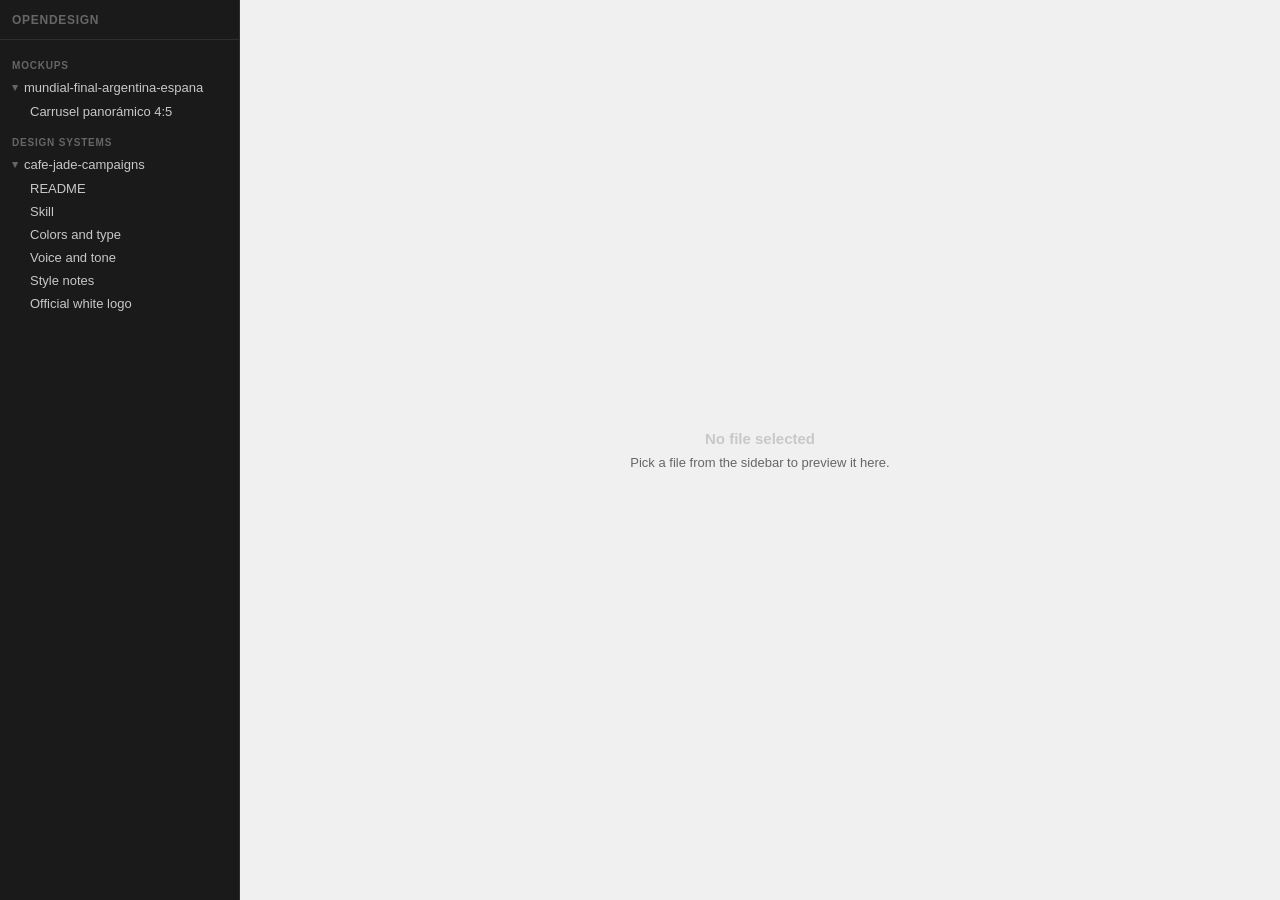
<file: opendesign/index.html>
<!DOCTYPE html>
<html lang="en">
<head>
  <meta charset="UTF-8" />
  <meta name="viewport" content="width=device-width, initial-scale=1.0" />
  <title>OpenDesign Viewer</title>
  <style>
    *, *::before, *::after { box-sizing: border-box; margin: 0; padding: 0; }
    :root { --sidebar-width: 240px; --sidebar-bg: #1a1a1a; --sidebar-text: #c8c8c8; --sidebar-muted: #666; --sidebar-hover: #2a2a2a; --sidebar-active-bg: #2d2d2d; --sidebar-active-text: #fff; --accent: #4a9eff; --border: #2e2e2e; --preview-bg: #f0f0f0; --header-height: 40px; --preview-bar-bg: #242424; }
    html, body { height: 100%; font-family: -apple-system, BlinkMacSystemFont, "Segoe UI", sans-serif; font-size: 13px; background: var(--sidebar-bg); color: var(--sidebar-text); }
    .layout { display: flex; height: 100vh; }
    .sidebar { width: var(--sidebar-width); flex-shrink: 0; display: flex; flex-direction: column; border-right: 1px solid var(--border); overflow-y: auto; }
    .sidebar-header { height: var(--header-height); display: flex; align-items: center; padding: 0 12px; border-bottom: 1px solid var(--border); font-weight: 600; font-size: 12px; letter-spacing: 0.06em; text-transform: uppercase; color: var(--sidebar-muted); flex-shrink: 0; }
    .sidebar-content { flex: 1; overflow-y: auto; padding: 8px 0; }
    .section-label { padding: 12px 12px 4px; font-size: 10px; font-weight: 700; letter-spacing: 0.08em; text-transform: uppercase; color: var(--sidebar-muted); }
    details.group { margin-bottom: 2px; }
    details.group > summary { display: flex; align-items: center; gap: 6px; padding: 5px 12px; cursor: pointer; list-style: none; color: var(--sidebar-text); font-weight: 500; user-select: none; }
    details.group > summary::-webkit-details-marker { display: none; }
    details.group > summary:hover { background: var(--sidebar-hover); }
    details.group > summary::before { content: "▶"; font-size: 8px; color: var(--sidebar-muted); transition: transform 0.15s; flex-shrink: 0; }
    details.group[open] > summary::before { transform: rotate(90deg); }
    .file-item { display: block; padding: 4px 12px 4px 28px; color: var(--sidebar-text); text-decoration: none; white-space: nowrap; overflow: hidden; text-overflow: ellipsis; cursor: pointer; border-left: 2px solid transparent; }
    .file-item:hover { background: var(--sidebar-hover); }
    .file-item.active { background: var(--sidebar-active-bg); color: var(--sidebar-active-text); border-left-color: var(--accent); }
    .preview { flex: 1; display: flex; flex-direction: column; background: var(--preview-bg); }
    .preview-bar { height: var(--header-height); background: var(--preview-bar-bg); border-bottom: 1px solid var(--border); display: flex; align-items: center; padding: 0 12px; gap: 8px; flex-shrink: 0; }
    .preview-bar-path { font-size: 12px; color: var(--sidebar-muted); white-space: nowrap; overflow: hidden; text-overflow: ellipsis; }
    .preview-bar-open { margin-left: auto; flex-shrink: 0; font-size: 11px; color: var(--accent); text-decoration: none; padding: 3px 8px; border: 1px solid var(--accent); border-radius: 3px; }
    .preview-bar-open:hover { background: rgba(74,158,255,0.1); }
    iframe#preview { flex: 1; border: none; background: #fff; }
    .empty-state { flex: 1; display: flex; flex-direction: column; align-items: center; justify-content: center; color: var(--sidebar-muted); gap: 8px; text-align: center; padding: 24px; }
    .empty-state strong { font-size: 15px; color: var(--sidebar-text); }
    .empty-state code { font-family: "JetBrains Mono", "Fira Code", monospace; font-size: 12px; background: #222; padding: 2px 6px; border-radius: 3px; }
    .sidebar-empty { padding: 16px 12px; color: var(--sidebar-muted); font-size: 12px; line-height: 1.5; }
  </style>
</head>
<body>
  <div class="layout">
    <nav class="sidebar">
      <div class="sidebar-header">OpenDesign</div>
      <div class="sidebar-content" id="sidebar-content"><div class="sidebar-empty">Loading…</div></div>
    </nav>
    <main class="preview" id="preview-pane">
      <div class="preview-bar" id="preview-bar" style="display:none">
        <span class="preview-bar-path" id="preview-path"></span>
        <a class="preview-bar-open" id="preview-open" href="#" target="_blank">Open ↗</a>
      </div>
      <iframe id="preview" title="Preview" style="display:none"></iframe>
      <div class="empty-state" id="empty-state"><strong>No file selected</strong><span>Pick a file from the sidebar to preview it here.</span></div>
    </main>
  </div>
  <script>
    const sidebar = document.getElementById('sidebar-content');
    const previewFrame = document.getElementById('preview');
    const previewBar = document.getElementById('preview-bar');
    const previewPath = document.getElementById('preview-path');
    const previewOpen = document.getElementById('preview-open');
    const emptyState = document.getElementById('empty-state');
    let activeItem = null;
    function loadFile(path, label, el) {
      if (activeItem) activeItem.classList.remove('active');
      activeItem = el;
      el.classList.add('active');
      previewFrame.src = path;
      previewPath.textContent = path;
      previewOpen.href = path;
      previewBar.style.display = 'flex';
      emptyState.style.display = 'none';
      previewFrame.style.display = 'block';
    }
    function esc(s) { return String(s).replace(/&/g, '&amp;').replace(/</g, '&lt;').replace(/>/g, '&gt;').replace(/"/g, '&quot;'); }
    function renderSidebar(manifest) {
      const sections = manifest.sections || [];
      if (sections.length === 0 || sections.every(s => (s.groups || []).length === 0)) {
        sidebar.innerHTML = '<div class="sidebar-empty">No mockups yet.<br>Run the <code>opendesign</code> skill to create one.</div>';
        return;
      }
      let html = '';
      for (const section of sections) {
        const groups = section.groups || [];
        if (groups.length === 0) continue;
        html += `<div class="section-label">${esc(section.label)}</div>`;
        for (const group of groups) {
          const files = group.files || [];
          if (files.length === 0) continue;
          html += `<details class="group" open><summary>${esc(group.slug)}</summary>`;
          for (const file of files) html += `<span class="file-item" tabindex="0" data-path="${esc(file.path)}" data-label="${esc(file.label)}">${esc(file.label)}</span>`;
          html += `</details>`;
        }
      }
      sidebar.innerHTML = html;
      sidebar.querySelectorAll('.file-item').forEach(el => {
        el.addEventListener('click', () => loadFile(el.dataset.path, el.dataset.label, el));
        el.addEventListener('keydown', e => {
          if (e.key === 'Enter' || e.key === ' ') { e.preventDefault(); loadFile(el.dataset.path, el.dataset.label, el); }
        });
      });
    }
    async function init() {
      try {
        const res = await fetch('./manifest.json', { cache: 'no-store' });
        if (!res.ok) throw new Error('not found');
        renderSidebar(await res.json());
      } catch (err) {
        console.warn('[OpenDesign viewer] Failed to load manifest:', err);
        sidebar.innerHTML = '<div class="sidebar-empty">No mockups yet.<br>Run the <code>opendesign</code> skill to create one.</div>';
      }
    }
    init();
  </script>
</body>
</html>
</file>
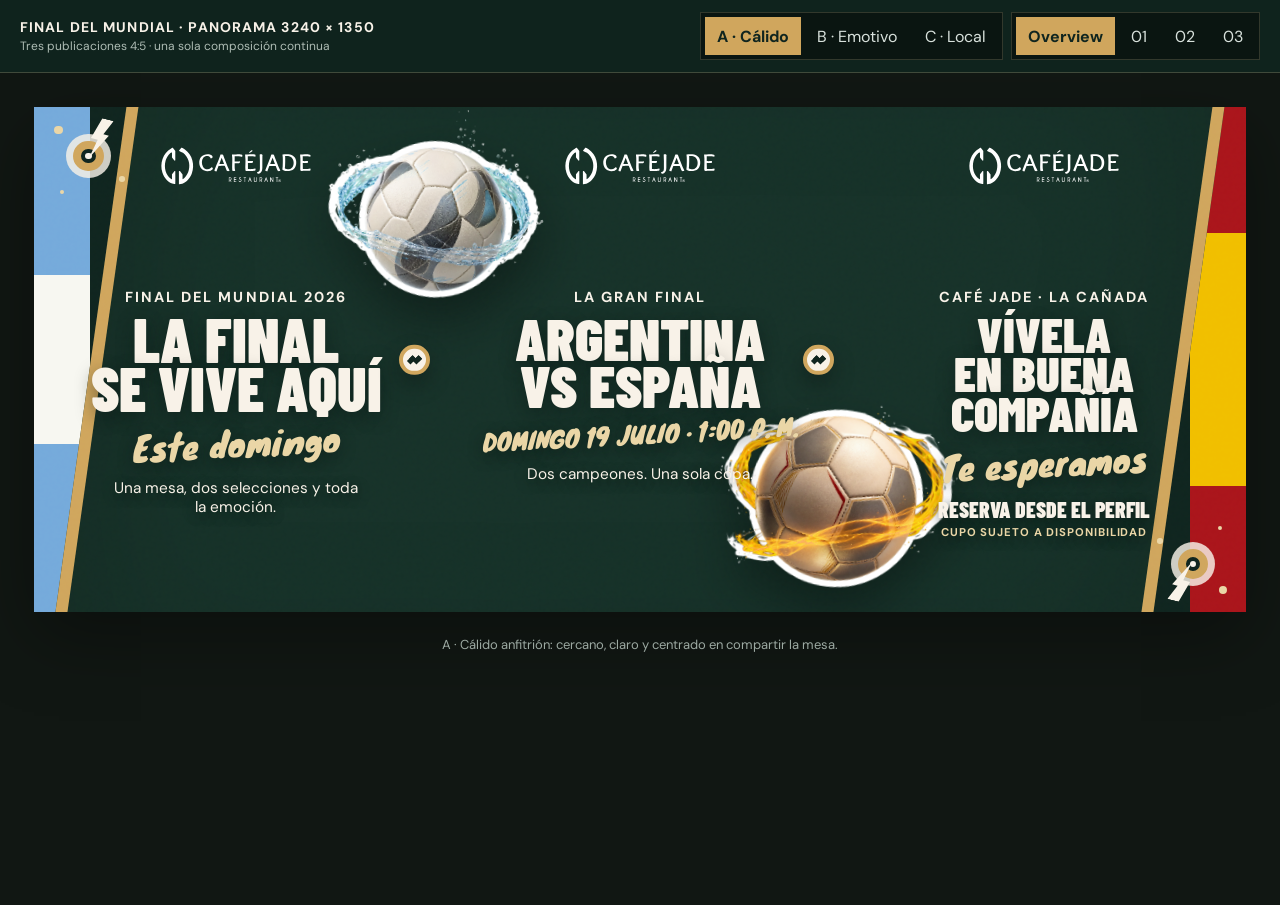
<file: opendesign/mockups/mundial-final-argentina-espana/index.html>
<!DOCTYPE html>
<html lang="es">
<head>
  <meta charset="UTF-8" />
  <meta name="viewport" content="width=device-width, initial-scale=1.0" />
  <title>Café Jade — Final del Mundial</title>
  <link rel="icon" type="image/svg+xml" href="../../../favicon.svg" />
  <link rel="preconnect" href="https://fonts.googleapis.com" />
  <link rel="preconnect" href="https://fonts.gstatic.com" crossorigin />
  <link href="https://fonts.googleapis.com/css2?family=Barlow+Condensed:ital,wght@0,600;0,700;0,800;0,900;1,800&family=DM+Sans:wght@500;600;700&family=Knewave&display=swap" rel="stylesheet" />
  <link rel="stylesheet" href="../../design-systems/cafe-jade-campaigns/tokens/colors_and_type.css" />
  <style>
    * { box-sizing: border-box; }
    html { background: #111713; }
    body { margin: 0; color: var(--cream-100); background: #111713; font-family: var(--font-body); }
    button { font: inherit; }

    .review-bar {
      position: sticky;
      top: 0;
      z-index: 20;
      display: flex;
      align-items: center;
      justify-content: space-between;
      gap: 20px;
      min-height: 68px;
      padding: 12px 20px;
      background: rgba(16, 37, 31, 0.96);
      border-bottom: 1px solid rgba(234, 214, 166, 0.22);
      backdrop-filter: blur(14px);
    }
    .review-title { display: grid; gap: 2px; }
    .review-title strong { font-size: 14px; letter-spacing: 0.08em; text-transform: uppercase; }
    .review-title span { color: #aebcb4; font-size: 12px; }
    .controls { display: flex; align-items: center; justify-content: flex-end; gap: 8px; flex-wrap: wrap; }
    .control-group { display: flex; gap: 4px; padding: 4px; background: #0a1511; border: 1px solid rgba(234, 214, 166, 0.18); }
    .controls button { min-height: 38px; padding: 8px 12px; border: 0; color: #d8e1dc; background: transparent; cursor: pointer; }
    .controls button:hover { color: #fffaf4; background: var(--jade-700); }
    .controls button.is-active { color: var(--jade-950); background: var(--gold-500); font-weight: 700; }

    main { min-height: calc(100vh - 68px); padding: 34px; overflow: auto; }
    .stage { width: 100%; max-width: 1620px; margin: 0 auto; overflow: hidden; box-shadow: 0 24px 70px rgba(0, 0, 0, 0.35); }
    .stage[data-view="overview"] { aspect-ratio: 12 / 5; }
    .stage[data-view="single"] { width: min(78vw, 720px); aspect-ratio: 4 / 5; }
    .panorama {
      position: relative;
      isolation: isolate;
      display: grid;
      grid-template-columns: repeat(3, 1fr);
      width: 100%;
      aspect-ratio: 12 / 5;
      overflow: hidden;
      background: var(--jade-950);
      transition: transform 260ms ease;
    }
    .stage[data-view="single"] .panorama { width: 300%; }
    .stage[data-view="single"][data-selected="1"] .panorama { transform: translateX(0); }
    .stage[data-view="single"][data-selected="2"] .panorama { transform: translateX(-33.333333%); }
    .stage[data-view="single"][data-selected="3"] .panorama { transform: translateX(-66.666667%); }

    .panorama::after {
      content: "";
      position: absolute;
      inset: 0;
      z-index: 8;
      pointer-events: none;
      opacity: 0.12;
      background-image: url("data:image/svg+xml,%3Csvg viewBox='0 0 160 160' xmlns='http://www.w3.org/2000/svg'%3E%3Cfilter id='n'%3E%3CfeTurbulence type='fractalNoise' baseFrequency='.78' numOctaves='3' stitchTiles='stitch'/%3E%3C/filter%3E%3Crect width='100%25' height='100%25' filter='url(%23n)' opacity='.48'/%3E%3C/svg%3E");
      mix-blend-mode: soft-light;
    }
    .flag-edge { position: absolute; top: 0; bottom: 0; z-index: 0; width: 4.6%; }
    .flag-edge.argentina { left: 0; background: repeating-linear-gradient(to bottom, var(--argentina-blue) 0 33.33%, #f7f7f1 33.33% 66.66%, var(--argentina-blue) 66.66% 100%); }
    .flag-edge.spain { right: 0; background: linear-gradient(to bottom, var(--spain-red) 0 25%, var(--spain-yellow) 25% 75%, var(--spain-red) 75% 100%); }
    .diagonal-field {
      position: absolute;
      inset: -12% 4.7%;
      z-index: 1;
      background: var(--jade-900);
      border-right: 12px solid var(--gold-500);
      border-left: 12px solid var(--gold-500);
      transform: skewX(-8deg);
      box-shadow: inset 0 0 160px rgba(0, 0, 0, 0.16);
    }
    .ball-asset {
      --sticker-stroke: 10px;
      position: absolute;
      z-index: 3;
      aspect-ratio: 1;
      pointer-events: none;
      filter: drop-shadow(0 24px 24px rgba(0, 0, 0, 0.34));
    }
    .ball-asset::before {
      content: "";
      position: absolute;
      inset: calc(-1 * var(--sticker-stroke));
      z-index: -1;
      background: var(--asset) center / contain no-repeat;
      filter: brightness(0) saturate(0) invert(1);
    }
    .ball-asset img { display: block; width: 100%; height: 100%; object-fit: contain; }
    .ball-water { --asset: url("assets/panorama/ball-water-argentina-cutout.png"); top: 0.5%; left: 23.8%; width: 18.5%; transform: rotate(-8deg); }
    .ball-fire { --asset: url("assets/panorama/ball-fire-spain-cutout-clean.png"); right: 23.7%; bottom: -2.5%; width: 20.5%; transform: rotate(8deg); }

    .electric-node { position: absolute; z-index: 4; width: 6.6%; aspect-ratio: 1; pointer-events: none; }
    .node-start { top: 1.8%; left: 1.2%; }
    .node-end { right: 1.1%; bottom: 1.6%; transform: rotate(180deg); }
    .node-core { position: absolute; top: 31%; left: 31%; width: 38%; aspect-ratio: 1; border: 8px solid var(--gold-500); border-radius: 50%; background: var(--jade-950); box-shadow: 0 0 0 7px rgba(248, 242, 232, 0.82); }
    .node-core::after { content: ""; position: absolute; inset: 27%; border-radius: 50%; background: var(--cream-100); }
    .bolt { position: absolute; top: 2%; left: 51%; width: 25%; height: 52%; background: var(--cream-100); clip-path: polygon(42% 0, 100% 0, 66% 37%, 94% 37%, 25% 100%, 45% 53%, 10% 53%); transform: rotate(14deg); }
    .spark { position: absolute; width: 11%; aspect-ratio: 1; border-radius: 50%; background: var(--gold-300); }
    .spark.one { top: 12%; left: 7%; }
    .spark.two { right: 5%; bottom: 18%; width: 7%; }
    .spark.three { left: 14%; bottom: 3%; width: 5%; }

    .slide { position: relative; z-index: 5; container-type: inline-size; aspect-ratio: 4 / 5; overflow: visible; }
    .story-frame { position: absolute; inset: 5.5%; z-index: 5; text-align: center; }
    .brand-logo { display: block; width: 46%; min-width: 126px; height: auto; margin: 2% auto 0; }
    .copy { position: absolute; top: 34%; right: 3%; left: 3%; }
    .kicker { display: block; font-size: 3.6cqw; font-weight: 700; letter-spacing: 0.14em; text-transform: uppercase; }
    .display { margin: 2.2% 0 0; font-family: var(--font-display); font-size: 15.2cqw; font-weight: 900; line-height: 0.8; letter-spacing: 0; text-transform: uppercase; text-wrap: balance; text-shadow: 0 5px 18px rgba(8, 20, 16, 0.42); }
    .gesture { display: block; margin-top: 4.2%; color: var(--gold-300); font-family: var(--font-gesture); font-size: 8.4cqw; font-weight: 400; line-height: 1; letter-spacing: 0; transform: rotate(-3deg); text-shadow: 0 4px 16px rgba(8, 20, 16, 0.45); }
    .subline { max-width: 74%; margin: 5.5% auto 0; font-size: 3.8cqw; line-height: 1.25; text-shadow: 0 3px 12px rgba(8, 20, 16, 0.58); }
    .slide-2 .display { font-size: 14.6cqw; }
    .slide-2 .gesture { font-size: 5.8cqw; }
    .slide-3 .display { font-size: 12.2cqw; }
    .slide-3 .subline strong { display: block; color: var(--cream-100); font: 900 5.4cqw/1 var(--font-display); text-transform: uppercase; }
    .slide-3 .subline span { display: block; margin-top: 2%; color: var(--gold-300); font-size: 2.8cqw; font-weight: 700; letter-spacing: 0.08em; text-transform: uppercase; }
    body[data-tone="local"] .slide-1 .display { font-size: 14.5cqw; }
    body[data-tone="local"] .slide-3 .display { font-size: 9.8cqw; }

    .continuation-cue {
      position: absolute;
      top: 50%;
      right: 2.1%;
      z-index: 7;
      display: flex;
      align-items: center;
      justify-content: center;
      gap: 1px;
      width: 7.5%;
      aspect-ratio: 1;
      border: 4px solid var(--gold-500);
      border-radius: 50%;
      background: var(--cream-100);
      box-shadow: 0 10px 22px rgba(0, 0, 0, 0.28);
      transform: translateY(-50%);
    }
    .continuation-cue span { width: 20%; height: 36%; border-top: 5px solid var(--jade-950); border-right: 5px solid var(--jade-950); transform: rotate(45deg); }

    .tone-note { max-width: 1620px; margin: 24px auto 0; color: #9ca9a2; font-size: 13px; text-align: center; }
    @media (max-width: 980px) {
      .review-bar { align-items: flex-start; flex-direction: column; }
      .controls { justify-content: flex-start; }
      main { padding: 20px; }
      .stage[data-view="overview"] { min-width: 900px; }
    }
  </style>
</head>
<body data-tone="warm">
  <header class="review-bar">
    <div class="review-title">
      <strong>Final del Mundial · Panorama 3240 × 1350</strong>
      <span>Tres publicaciones 4:5 · una sola composición continua</span>
    </div>
    <div class="controls">
      <div class="control-group" aria-label="Seleccionar voz">
        <button class="tone-button is-active" type="button" data-tone="warm">A · Cálido</button>
        <button class="tone-button" type="button" data-tone="bold">B · Emotivo</button>
        <button class="tone-button" type="button" data-tone="local">C · Local</button>
      </div>
      <div class="control-group" aria-label="Seleccionar vista">
        <button class="view-button is-active" type="button" data-view="overview">Overview</button>
        <button class="view-button" type="button" data-view="single" data-slide="1">01</button>
        <button class="view-button" type="button" data-view="single" data-slide="2">02</button>
        <button class="view-button" type="button" data-view="single" data-slide="3">03</button>
      </div>
    </div>
  </header>

  <main>
    <section class="stage" id="stage" data-view="overview" data-selected="1">
      <div class="panorama" id="panorama" data-export-width="3240" data-export-height="1350">
        <div class="flag-edge argentina" aria-hidden="true"></div>
        <div class="flag-edge spain" aria-hidden="true"></div>
        <div class="diagonal-field" aria-hidden="true"></div>
        <div class="ball-asset ball-water" role="img" aria-label="Balón celeste y blanco rodeado de agua, con contorno blanco tipo sticker">
          <img src="assets/panorama/ball-water-argentina-cutout.png" alt="" />
        </div>
        <div class="ball-asset ball-fire" role="img" aria-label="Balón rojo y dorado rodeado de fuego, con contorno blanco tipo sticker">
          <img src="assets/panorama/ball-fire-spain-cutout-clean.png" alt="" />
        </div>

        <div class="electric-node node-start" aria-hidden="true">
          <span class="node-core"></span><span class="bolt"></span><span class="spark one"></span><span class="spark two"></span><span class="spark three"></span>
        </div>
        <div class="electric-node node-end" aria-hidden="true">
          <span class="node-core"></span><span class="bolt"></span><span class="spark one"></span><span class="spark two"></span><span class="spark three"></span>
        </div>

        <article class="slide slide-1 is-selected" data-slide="1" data-export-width="1080" data-export-height="1350">
          <div class="story-frame">
            <img class="brand-logo" src="../../design-systems/cafe-jade-campaigns/assets/logos/LogoCJ_Horizontal_Blanco.svg" alt="Café Jade Restaurant" />
            <div class="copy">
              <span class="kicker">Final del Mundial 2026</span>
              <h1 class="display" data-copy="slide1Title">LA FINAL<br />SE VIVE AQUÍ</h1>
              <span class="gesture" data-copy="slide1Gesture">Este domingo</span>
              <p class="subline" data-copy="slide1Body">Una mesa, dos selecciones y toda la emoción.</p>
            </div>
          </div>
          <div class="continuation-cue" aria-hidden="true"><span></span><span></span></div>
        </article>

        <article class="slide slide-2" data-slide="2" data-export-width="1080" data-export-height="1350">
          <div class="story-frame">
            <img class="brand-logo" src="../../design-systems/cafe-jade-campaigns/assets/logos/LogoCJ_Horizontal_Blanco.svg" alt="Café Jade Restaurant" />
            <div class="copy">
              <span class="kicker">La gran final</span>
              <h2 class="display" data-copy="slide2Title">ARGENTINA<br />VS ESPAÑA</h2>
              <span class="gesture" data-copy="slide2Gesture">DOMINGO 19 JULIO · 1:00 P. M.</span>
              <p class="subline" data-copy="slide2Body">Dos campeones. Una sola copa.</p>
            </div>
          </div>
          <div class="continuation-cue" aria-hidden="true"><span></span><span></span></div>
        </article>

        <article class="slide slide-3" data-slide="3" data-export-width="1080" data-export-height="1350">
          <div class="story-frame">
            <img class="brand-logo" src="../../design-systems/cafe-jade-campaigns/assets/logos/LogoCJ_Horizontal_Blanco.svg" alt="Café Jade Restaurant" />
            <div class="copy">
              <span class="kicker">Café Jade · La Cañada</span>
              <h2 class="display" data-copy="slide3Title">VÍVELA<br />EN BUENA COMPAÑÍA</h2>
              <span class="gesture" data-copy="slide3Gesture">Te esperamos</span>
              <p class="subline"><strong data-copy="cta">RESERVA DESDE EL PERFIL</strong><span>Cupo sujeto a disponibilidad</span></p>
            </div>
          </div>
        </article>
      </div>
    </section>
    <p class="tone-note" id="toneNote">A · Cálido anfitrión: cercano, claro y centrado en compartir la mesa.</p>
  </main>

  <script>
    const copyByTone = {
      warm: {
        slide1Title: "LA FINAL<br />SE VIVE AQUÍ",
        slide1Gesture: "Este domingo",
        slide1Body: "Una mesa, dos selecciones y toda la emoción.",
        slide2Title: "ARGENTINA<br />VS ESPAÑA",
        slide2Gesture: "DOMINGO 19 JULIO · 1:00 P. M.",
        slide2Body: "Dos campeones. Una sola copa.",
        slide3Title: "VÍVELA<br />EN BUENA COMPAÑÍA",
        slide3Gesture: "Te esperamos",
        cta: "RESERVA DESDE EL PERFIL",
        note: "A · Cálido anfitrión: cercano, claro y centrado en compartir la mesa."
      },
      bold: {
        slide1Title: "SE JUEGA<br />LA GLORIA",
        slide1Gesture: "La final del mundo",
        slide1Body: "Noventa minutos. Dos campeones. Una sola copa.",
        slide2Title: "ARGENTINA<br />VS ESPAÑA",
        slide2Gesture: "DOMINGO 19 JULIO · 1:00 P. M.",
        slide2Body: "Todo se decide aquí.",
        slide3Title: "UNA FINAL ASÍ<br />SE VIVE JUNTOS",
        slide3Gesture: "Siente cada jugada",
        cta: "APARTA TU MESA",
        note: "B · Emotivo: tensión deportiva y un llamado directo, sin caer en gritos ni clichés."
      },
      local: {
        slide1Title: "LA FINAL LLEGA<br />A LA CAÑADA",
        slide1Gesture: "Nos vemos en Jade",
        slide1Body: "El partido más esperado, con sabor de Chiapas.",
        slide2Title: "ARGENTINA<br />VS ESPAÑA",
        slide2Gesture: "DOMINGO 19 JULIO · 1:00 P. M.",
        slide2Body: "Una gran final en nuestra mesa.",
        slide3Title: "VEN POR EL PARTIDO<br />QUÉDATE POR LA SOBREMESA",
        slide3Gesture: "Aquí se comparte",
        cta: "RESERVA DESDE EL PERFIL",
        note: "C · Local: conecta el partido con La Cañada, la cocina y la sobremesa de Café Jade."
      }
    };

    const stage = document.getElementById("stage");
    const toneNote = document.getElementById("toneNote");
    document.querySelectorAll(".tone-button").forEach((button) => {
      button.addEventListener("click", () => {
        const tone = copyByTone[button.dataset.tone];
        document.body.dataset.tone = button.dataset.tone;
        document.querySelectorAll(".tone-button").forEach((item) => item.classList.toggle("is-active", item === button));
        document.querySelectorAll("[data-copy]").forEach((node) => { node.innerHTML = tone[node.dataset.copy]; });
        toneNote.textContent = tone.note;
      });
    });
    document.querySelectorAll(".view-button").forEach((button) => {
      button.addEventListener("click", () => {
        document.querySelectorAll(".view-button").forEach((item) => item.classList.toggle("is-active", item === button));
        stage.dataset.view = button.dataset.view;
        if (button.dataset.slide) stage.dataset.selected = button.dataset.slide;
      });
    });
  </script>
</body>
</html>
</file>
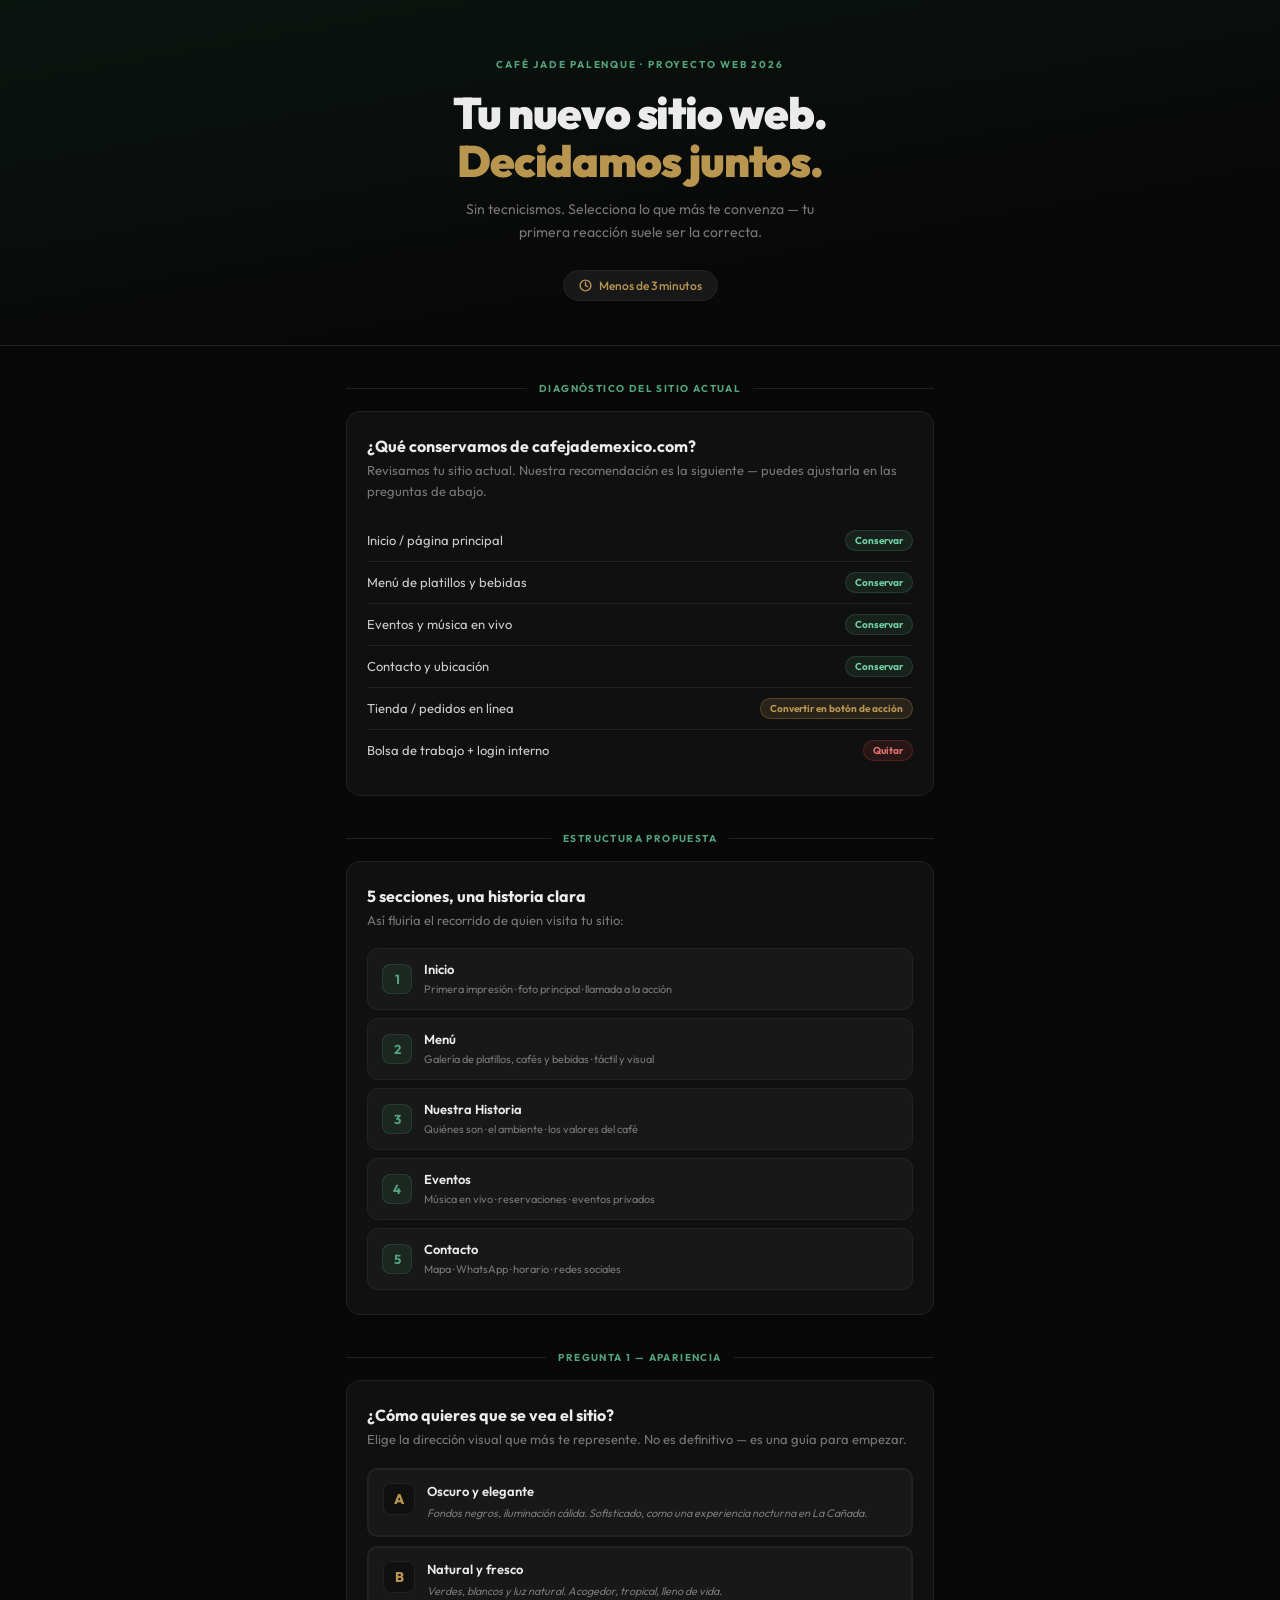
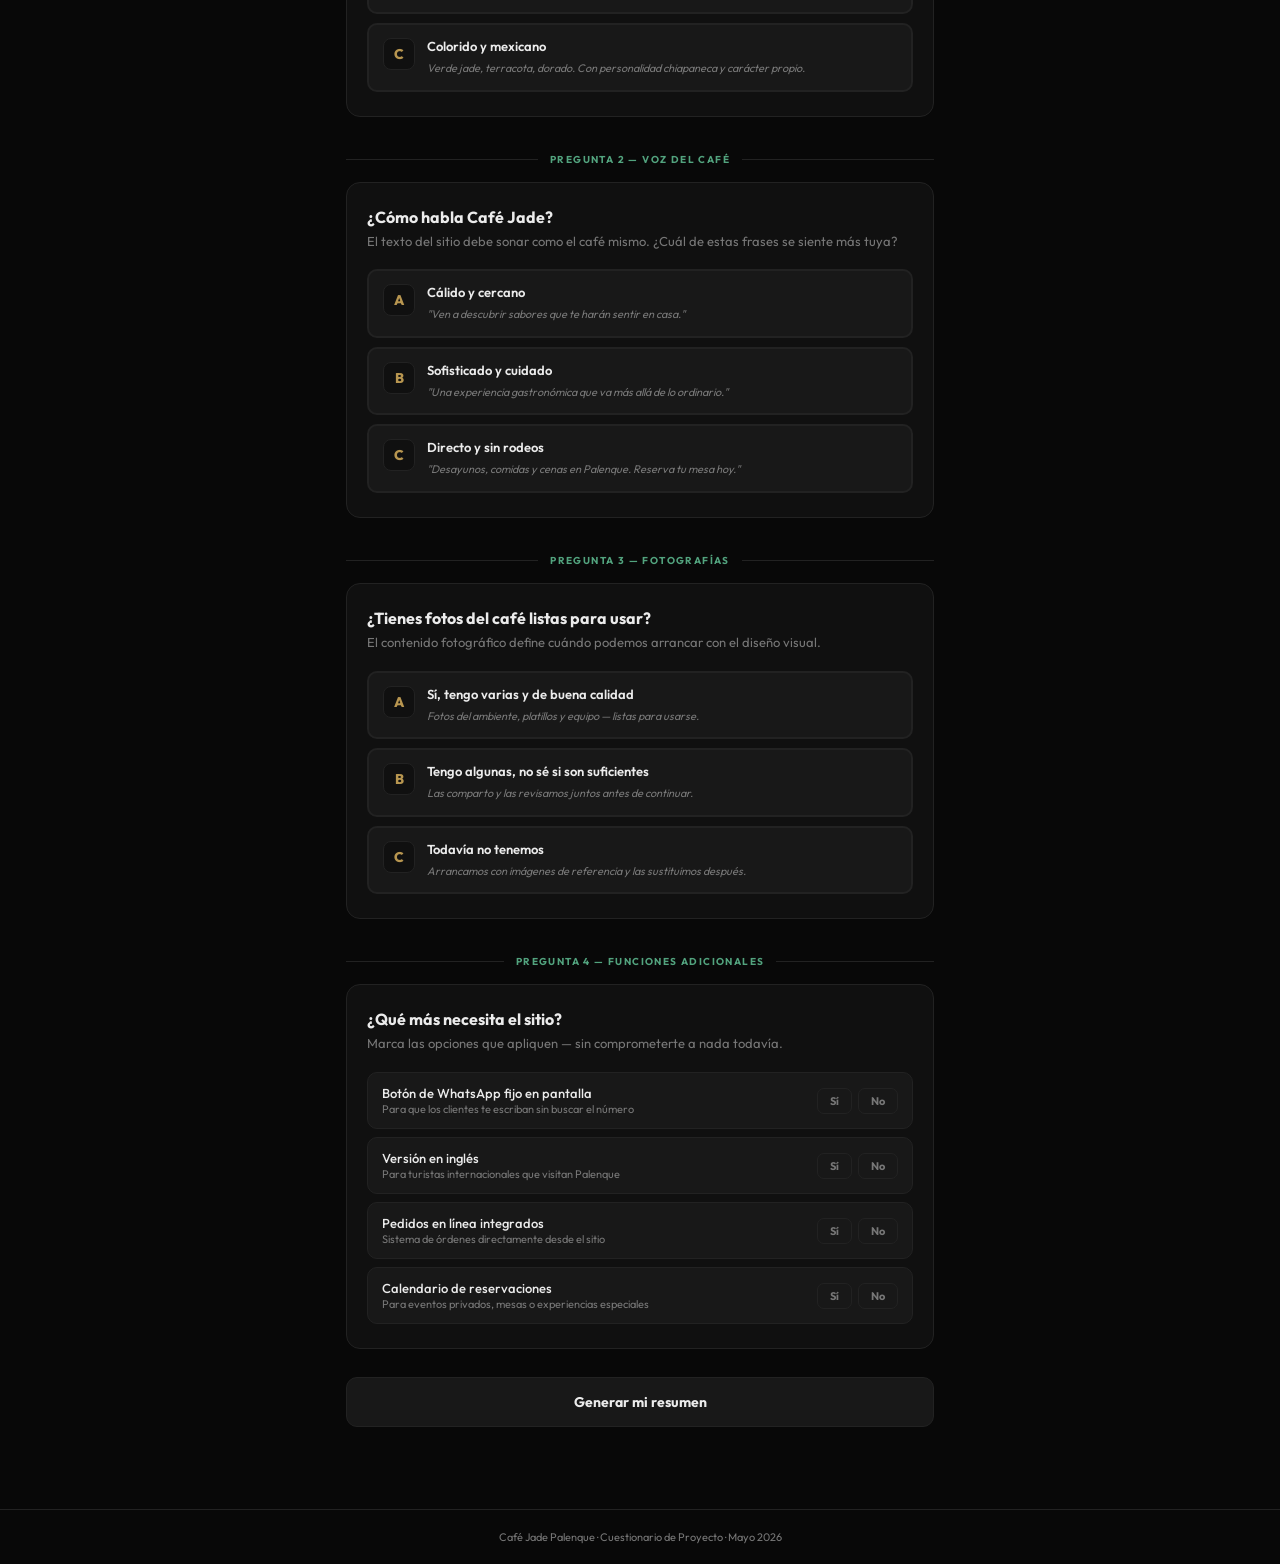
<file: brief.html>
<!DOCTYPE html>
<html lang="es">
<head>
  <meta charset="UTF-8">
  <meta name="viewport" content="width=device-width, initial-scale=1.0">
  <title>Café Jade · Sitio Web Nuevo</title>
  <meta name="description" content="Cuestionario breve para definir el nuevo sitio web de Café Jade Palenque.">
  <link rel="preconnect" href="https://fonts.googleapis.com">
  <link href="https://fonts.googleapis.com/css2?family=Outfit:wght@300;400;500;600;700;900&display=swap" rel="stylesheet">
  <style>
    *, *::before, *::after { box-sizing: border-box; margin: 0; padding: 0; }

    :root {
      --bg:       #080808;
      --s1:       #101010;
      --s2:       #181818;
      --border:   #222;
      --green:    #3a7057;
      --green-lt: #52a37e;
      --gold:     #b89650;
      --text:     #ebebeb;
      --muted:    #777;
      --r:        14px;
    }

    html { scroll-behavior: smooth; }
    body {
      font-family: 'Outfit', sans-serif;
      background: var(--bg);
      color: var(--text);
      -webkit-font-smoothing: antialiased;
    }

    /* HEADER */
    header {
      padding: 52px 24px 44px;
      text-align: center;
      border-bottom: 1px solid var(--border);
      background: linear-gradient(170deg, #0b1510 0%, var(--bg) 70%);
    }
    .eyebrow {
      display: inline-block;
      font-size: 10px;
      font-weight: 700;
      letter-spacing: .18em;
      text-transform: uppercase;
      color: var(--green-lt);
      margin-bottom: 18px;
    }
    header h1 {
      font-size: clamp(26px, 7vw, 44px);
      font-weight: 900;
      letter-spacing: -.025em;
      line-height: 1.1;
      margin-bottom: 12px;
    }
    header h1 em { font-style: normal; color: var(--gold); }
    header p {
      font-size: 14px;
      color: var(--muted);
      max-width: 380px;
      margin: 0 auto 26px;
      line-height: 1.65;
    }
    .time-pill {
      display: inline-flex;
      align-items: center;
      gap: 7px;
      background: var(--s2);
      border: 1px solid var(--border);
      border-radius: 999px;
      padding: 7px 15px;
      font-size: 12px;
      font-weight: 500;
      color: var(--gold);
    }

    /* CONTAINER */
    .wrap {
      max-width: 620px;
      margin: 0 auto;
      padding: 0 16px 72px;
    }

    /* DIVIDER */
    .divider {
      display: flex;
      align-items: center;
      gap: 12px;
      margin: 36px 0 0;
    }
    .divider span {
      font-size: 10px;
      font-weight: 700;
      letter-spacing: .14em;
      text-transform: uppercase;
      color: var(--green-lt);
      white-space: nowrap;
    }
    .divider::before, .divider::after {
      content: '';
      flex: 1;
      height: 1px;
      background: var(--border);
    }

    /* CARD */
    .card {
      background: var(--s1);
      border: 1px solid var(--border);
      border-radius: var(--r);
      padding: 24px 20px;
      margin-top: 16px;
    }
    .card h2 {
      font-size: 16px;
      font-weight: 700;
      margin-bottom: 4px;
    }
    .card .hint {
      font-size: 13px;
      color: var(--muted);
      margin-bottom: 18px;
      line-height: 1.6;
    }

    /* SECTION ROWS (diagnosis) */
    .row {
      display: flex;
      align-items: center;
      justify-content: space-between;
      padding: 10px 0;
      border-bottom: 1px solid var(--border);
      gap: 10px;
    }
    .row:last-child { border: none; }
    .row-label { font-size: 13px; color: #ccc; flex: 1; }
    .tag {
      font-size: 10px;
      font-weight: 700;
      padding: 3px 9px;
      border-radius: 99px;
      white-space: nowrap;
    }
    .tag-keep   { background: rgba(58,112,87,.2);  color: #6fcfa3; border: 1px solid rgba(58,112,87,.35); }
    .tag-swap   { background: rgba(184,150,80,.15); color: var(--gold); border: 1px solid rgba(184,150,80,.3); }
    .tag-remove { background: rgba(180,60,60,.15);  color: #e07070; border: 1px solid rgba(180,60,60,.3); }

    /* SITEMAP */
    .flow {
      display: flex;
      flex-direction: column;
      gap: 8px;
      margin-top: 14px;
    }
    .flow-item {
      display: flex;
      align-items: center;
      gap: 12px;
      background: var(--s2);
      border: 1px solid var(--border);
      border-radius: 10px;
      padding: 12px 14px;
    }
    .flow-n {
      width: 30px; height: 30px;
      border-radius: 8px;
      background: rgba(58,112,87,.18);
      border: 1px solid rgba(58,112,87,.3);
      color: var(--green-lt);
      font-weight: 700; font-size: 13px;
      display: flex; align-items: center; justify-content: center;
      flex-shrink: 0;
    }
    .flow-text strong { font-size: 13px; font-weight: 600; display: block; }
    .flow-text span   { font-size: 11px; color: var(--muted); }

    /* CHOICE BUTTONS */
    .choices { display: flex; flex-direction: column; gap: 9px; margin-top: 14px; }
    .choice {
      display: flex; align-items: flex-start; gap: 12px;
      background: var(--s2);
      border: 2px solid var(--border);
      border-radius: 10px;
      padding: 13px 14px;
      cursor: pointer;
      transition: border-color .15s, background .15s;
      -webkit-tap-highlight-color: transparent;
    }
    .choice:hover, .choice.on {
      border-color: var(--green);
      background: rgba(58,112,87,.07);
    }
    .choice-key {
      width: 32px; height: 32px;
      border-radius: 8px;
      background: var(--s1);
      border: 1px solid var(--border);
      color: var(--gold);
      font-weight: 800; font-size: 14px;
      display: flex; align-items: center; justify-content: center;
      flex-shrink: 0;
      transition: all .15s;
    }
    .choice.on .choice-key {
      background: var(--green);
      border-color: var(--green);
      color: #fff;
    }
    .choice-body strong { font-size: 13px; font-weight: 600; display: block; margin-bottom: 2px; }
    .choice-body small  { font-size: 11px; color: var(--muted); font-style: italic; line-height: 1.5; }

    /* YES / NO */
    .yn-list { display: flex; flex-direction: column; gap: 8px; margin-top: 14px; }
    .yn-row {
      display: flex; align-items: center;
      justify-content: space-between; gap: 10px;
      background: var(--s2);
      border: 1px solid var(--border);
      border-radius: 10px;
      padding: 12px 14px;
    }
    .yn-row .lbl { font-size: 13px; font-weight: 500; flex: 1; }
    .yn-row .lbl small { display: block; font-size: 11px; color: var(--muted); font-weight: 400; margin-top: 1px; }
    .yn-btns { display: flex; gap: 6px; flex-shrink: 0; }
    .yn-btn {
      font-size: 11px; font-weight: 700;
      padding: 5px 12px;
      border-radius: 7px;
      border: 1.5px solid var(--border);
      background: transparent; color: var(--muted);
      cursor: pointer; transition: all .14s;
      font-family: 'Outfit', sans-serif;
      -webkit-tap-highlight-color: transparent;
    }
    .yn-btn.s:hover, .yn-btn.s.on { background: rgba(58,112,87,.2);  border-color: var(--green-lt); color: var(--green-lt); }
    .yn-btn.n:hover, .yn-btn.n.on { background: rgba(180,60,60,.15); border-color: #e07070;         color: #e07070; }

    /* RESULT */
    #result-wrap { display: none; margin-top: 28px; }
    .result-box {
      background: var(--s1);
      border: 1px solid var(--border);
      border-radius: var(--r);
      padding: 22px 18px;
      margin-bottom: 14px;
    }
    .result-box h3 { font-size: 13px; color: var(--gold); margin-bottom: 12px; font-weight: 600; }
    .result-box pre {
      font-family: 'Outfit', monospace;
      font-size: 12px;
      line-height: 1.9;
      color: #bbb;
      white-space: pre-wrap;
      word-break: break-word;
    }
    .btn {
      display: flex; align-items: center; justify-content: center; gap: 8px;
      font-family: 'Outfit', sans-serif;
      font-size: 14px; font-weight: 700;
      padding: 15px 24px;
      border-radius: 11px;
      border: none; cursor: pointer;
      text-decoration: none;
      transition: all .18s;
      width: 100%; margin-bottom: 10px;
    }
    .btn-gen  { background: var(--s2); border: 1.5px solid var(--border); color: var(--text); }
    .btn-gen:hover { border-color: #444; }
    .btn-wa   { background: #22c55e; color: #fff; }
    .btn-wa:hover { background: #16a34a; }

    footer {
      text-align: center;
      padding: 20px;
      border-top: 1px solid var(--border);
      font-size: 11px;
      color: var(--muted);
    }
  </style>
</head>
<body>

<header>
  <div class="eyebrow">Café Jade Palenque · Proyecto Web 2026</div>
  <h1>Tu nuevo sitio web.<br><em>Decidamos juntos.</em></h1>
  <p>Sin tecnicismos. Selecciona lo que más te convenza — tu primera reacción suele ser la correcta.</p>
  <div class="time-pill">
    <svg width="13" height="13" viewBox="0 0 24 24" fill="none" stroke="currentColor" stroke-width="2.5" stroke-linecap="round"><circle cx="12" cy="12" r="10"/><polyline points="12 6 12 12 16 14"/></svg>
    Menos de 3 minutos
  </div>
</header>

<div class="wrap">

  <!-- DIAGNÓSTICO -->
  <div class="divider"><span>Diagnóstico del sitio actual</span></div>
  <div class="card">
    <h2>¿Qué conservamos de cafejademexico.com?</h2>
    <p class="hint">Revisamos tu sitio actual. Nuestra recomendación es la siguiente — puedes ajustarla en las preguntas de abajo.</p>
    <div class="row"><span class="row-label">Inicio / página principal</span><span class="tag tag-keep">Conservar</span></div>
    <div class="row"><span class="row-label">Menú de platillos y bebidas</span><span class="tag tag-keep">Conservar</span></div>
    <div class="row"><span class="row-label">Eventos y música en vivo</span><span class="tag tag-keep">Conservar</span></div>
    <div class="row"><span class="row-label">Contacto y ubicación</span><span class="tag tag-keep">Conservar</span></div>
    <div class="row"><span class="row-label">Tienda / pedidos en línea</span><span class="tag tag-swap">Convertir en botón de acción</span></div>
    <div class="row"><span class="row-label">Bolsa de trabajo + login interno</span><span class="tag tag-remove">Quitar</span></div>
  </div>

  <!-- ESTRUCTURA PROPUESTA -->
  <div class="divider"><span>Estructura propuesta</span></div>
  <div class="card">
    <h2>5 secciones, una historia clara</h2>
    <p class="hint">Así fluiría el recorrido de quien visita tu sitio:</p>
    <div class="flow">
      <div class="flow-item"><div class="flow-n">1</div><div class="flow-text"><strong>Inicio</strong><span>Primera impresión · foto principal · llamada a la acción</span></div></div>
      <div class="flow-item"><div class="flow-n">2</div><div class="flow-text"><strong>Menú</strong><span>Galería de platillos, cafés y bebidas · táctil y visual</span></div></div>
      <div class="flow-item"><div class="flow-n">3</div><div class="flow-text"><strong>Nuestra Historia</strong><span>Quiénes son · el ambiente · los valores del café</span></div></div>
      <div class="flow-item"><div class="flow-n">4</div><div class="flow-text"><strong>Eventos</strong><span>Música en vivo · reservaciones · eventos privados</span></div></div>
      <div class="flow-item"><div class="flow-n">5</div><div class="flow-text"><strong>Contacto</strong><span>Mapa · WhatsApp · horario · redes sociales</span></div></div>
    </div>
  </div>

  <!-- P1 ESTILO -->
  <div class="divider"><span>Pregunta 1 — Apariencia</span></div>
  <div class="card">
    <h2>¿Cómo quieres que se vea el sitio?</h2>
    <p class="hint">Elige la dirección visual que más te represente. No es definitivo — es una guía para empezar.</p>
    <div class="choices" id="q1">
      <div class="choice" onclick="pick(this,'q1','A')">
        <div class="choice-key">A</div>
        <div class="choice-body">
          <strong>Oscuro y elegante</strong>
          <small>Fondos negros, iluminación cálida. Sofisticado, como una experiencia nocturna en La Cañada.</small>
        </div>
      </div>
      <div class="choice" onclick="pick(this,'q1','B')">
        <div class="choice-key">B</div>
        <div class="choice-body">
          <strong>Natural y fresco</strong>
          <small>Verdes, blancos y luz natural. Acogedor, tropical, lleno de vida.</small>
        </div>
      </div>
      <div class="choice" onclick="pick(this,'q1','C')">
        <div class="choice-key">C</div>
        <div class="choice-body">
          <strong>Colorido y mexicano</strong>
          <small>Verde jade, terracota, dorado. Con personalidad chiapaneca y carácter propio.</small>
        </div>
      </div>
    </div>
  </div>

  <!-- P2 TONO -->
  <div class="divider"><span>Pregunta 2 — Voz del café</span></div>
  <div class="card">
    <h2>¿Cómo habla Café Jade?</h2>
    <p class="hint">El texto del sitio debe sonar como el café mismo. ¿Cuál de estas frases se siente más tuya?</p>
    <div class="choices" id="q2">
      <div class="choice" onclick="pick(this,'q2','A')">
        <div class="choice-key">A</div>
        <div class="choice-body">
          <strong>Cálido y cercano</strong>
          <small>"Ven a descubrir sabores que te harán sentir en casa."</small>
        </div>
      </div>
      <div class="choice" onclick="pick(this,'q2','B')">
        <div class="choice-key">B</div>
        <div class="choice-body">
          <strong>Sofisticado y cuidado</strong>
          <small>"Una experiencia gastronómica que va más allá de lo ordinario."</small>
        </div>
      </div>
      <div class="choice" onclick="pick(this,'q2','C')">
        <div class="choice-key">C</div>
        <div class="choice-body">
          <strong>Directo y sin rodeos</strong>
          <small>"Desayunos, comidas y cenas en Palenque. Reserva tu mesa hoy."</small>
        </div>
      </div>
    </div>
  </div>

  <!-- P3 FOTOS -->
  <div class="divider"><span>Pregunta 3 — Fotografías</span></div>
  <div class="card">
    <h2>¿Tienes fotos del café listas para usar?</h2>
    <p class="hint">El contenido fotográfico define cuándo podemos arrancar con el diseño visual.</p>
    <div class="choices" id="q3">
      <div class="choice" onclick="pick(this,'q3','A')">
        <div class="choice-key">A</div>
        <div class="choice-body">
          <strong>Sí, tengo varias y de buena calidad</strong>
          <small>Fotos del ambiente, platillos y equipo — listas para usarse.</small>
        </div>
      </div>
      <div class="choice" onclick="pick(this,'q3','B')">
        <div class="choice-key">B</div>
        <div class="choice-body">
          <strong>Tengo algunas, no sé si son suficientes</strong>
          <small>Las comparto y las revisamos juntos antes de continuar.</small>
        </div>
      </div>
      <div class="choice" onclick="pick(this,'q3','C')">
        <div class="choice-key">C</div>
        <div class="choice-body">
          <strong>Todavía no tenemos</strong>
          <small>Arrancamos con imágenes de referencia y las sustituimos después.</small>
        </div>
      </div>
    </div>
  </div>

  <!-- P4 EXTRAS -->
  <div class="divider"><span>Pregunta 4 — Funciones adicionales</span></div>
  <div class="card">
    <h2>¿Qué más necesita el sitio?</h2>
    <p class="hint">Marca las opciones que apliquen — sin comprometerte a nada todavía.</p>
    <div class="yn-list">
      <div class="yn-row" id="e1">
        <div class="lbl">Botón de WhatsApp fijo en pantalla<small>Para que los clientes te escriban sin buscar el número</small></div>
        <div class="yn-btns"><button class="yn-btn s" onclick="tog('e1','s')">Sí</button><button class="yn-btn n" onclick="tog('e1','n')">No</button></div>
      </div>
      <div class="yn-row" id="e2">
        <div class="lbl">Versión en inglés<small>Para turistas internacionales que visitan Palenque</small></div>
        <div class="yn-btns"><button class="yn-btn s" onclick="tog('e2','s')">Sí</button><button class="yn-btn n" onclick="tog('e2','n')">No</button></div>
      </div>
      <div class="yn-row" id="e3">
        <div class="lbl">Pedidos en línea integrados<small>Sistema de órdenes directamente desde el sitio</small></div>
        <div class="yn-btns"><button class="yn-btn s" onclick="tog('e3','s')">Sí</button><button class="yn-btn n" onclick="tog('e3','n')">No</button></div>
      </div>
      <div class="yn-row" id="e4">
        <div class="lbl">Calendario de reservaciones<small>Para eventos privados, mesas o experiencias especiales</small></div>
        <div class="yn-btns"><button class="yn-btn s" onclick="tog('e4','s')">Sí</button><button class="yn-btn n" onclick="tog('e4','n')">No</button></div>
      </div>
    </div>
  </div>

  <!-- GENERAR RESULTADO -->
  <div style="margin-top:28px;">
    <div id="result-wrap">
      <div class="result-box">
        <h3>Tu resumen — copia y envía por WhatsApp:</h3>
        <pre id="result-text"></pre>
      </div>
      <a id="wa-btn" class="btn btn-wa" href="#" target="_blank">
        ↗ Enviar resumen por WhatsApp
      </a>
    </div>
    <button class="btn btn-gen" onclick="generate()">Generar mi resumen</button>
  </div>

</div>

<footer>Café Jade Palenque · Cuestionario de Proyecto · Mayo 2026</footer>

<script>
  const ans = { q1:null, q2:null, q3:null, e1:null, e2:null, e3:null, e4:null };

  function pick(el, grp, val) {
    document.querySelectorAll('#'+grp+' .choice').forEach(c => c.classList.remove('on'));
    el.classList.add('on');
    ans[grp] = val;
  }

  function tog(id, val) {
    const row = document.getElementById(id);
    row.querySelectorAll('.yn-btn').forEach(b => b.classList.remove('on'));
    row.querySelector('.yn-btn.'+val).classList.add('on');
    ans[id] = val === 's' ? 'Sí' : 'No';
  }

  const q1l = { A:'Oscuro y elegante', B:'Natural y fresco', C:'Colorido y mexicano' };
  const q2l = { A:'Cálido y cercano',  B:'Sofisticado',       C:'Directo y sin rodeos' };
  const q3l = { A:'Sí, listos',        B:'Algunos, revisar',  C:'No tenemos aún' };

  function generate() {
    const text = [
      'Café Jade · Respuestas del Brief',
      '─────────────────────',
      '1. Apariencia:      ' + (q1l[ans.q1] || 'Sin respuesta'),
      '2. Tono de voz:     ' + (q2l[ans.q2] || 'Sin respuesta'),
      '3. Fotografías:     ' + (q3l[ans.q3] || 'Sin respuesta'),
      '',
      'Funciones adicionales:',
      '  WhatsApp fijo:     ' + (ans.e1 || '—'),
      '  Versión inglés:    ' + (ans.e2 || '—'),
      '  Pedidos en línea:  ' + (ans.e3 || '—'),
      '  Reservaciones:     ' + (ans.e4 || '—'),
      '',
      'Estructura aprobada: Inicio → Menú → Historia → Eventos → Contacto',
    ].join('\n');

    document.getElementById('result-text').textContent = text;
    document.getElementById('result-wrap').style.display = 'block';
    document.getElementById('result-wrap').scrollIntoView({ behavior: 'smooth' });
    document.getElementById('wa-btn').href = 'https://wa.me/?text=' + encodeURIComponent(text);
    try { navigator.clipboard.writeText(text); } catch(e) {}
  }
</script>
</body>
</html>
</file>
<file: opendesign/design-systems/cafe-jade-campaigns/tokens/colors_and_type.css>
:root {
  --jade-950: #10251f;
  --jade-900: #173229;
  --jade-700: #265241;
  --jade-500: #3f735d;
  --cream-100: #f8f2e8;
  --paper-50: #fffaf4;
  --gold-500: #d0a65d;
  --gold-300: #ead6a6;
  --terracotta-500: #c56c43;
  --ink-950: #141a16;
  --argentina-blue: #75aadb;
  --spain-red: #aa151b;
  --spain-yellow: #f1bf00;
  --font-display: "Barlow Condensed", "Arial Narrow", sans-serif;
  --font-gesture: "Knewave", "Arial Black", sans-serif;
  --font-body: "DM Sans", sans-serif;
  --weight-heavy: 900;
  --weight-bold: 700;
  --surface-primary: var(--jade-950);
  --surface-paper: var(--cream-100);
  --text-primary: var(--paper-50);
  --text-dark: var(--ink-950);
  --accent-primary: var(--gold-500);
  --accent-warm: var(--terracotta-500);
  --h1: 9.5rem/0.82 var(--font-display);
  --h2: 5.5rem/0.9 var(--font-display);
  --body: 2rem/1.25 var(--font-body);
  --caption: 1.35rem/1.2 var(--font-body);
}
</file>
